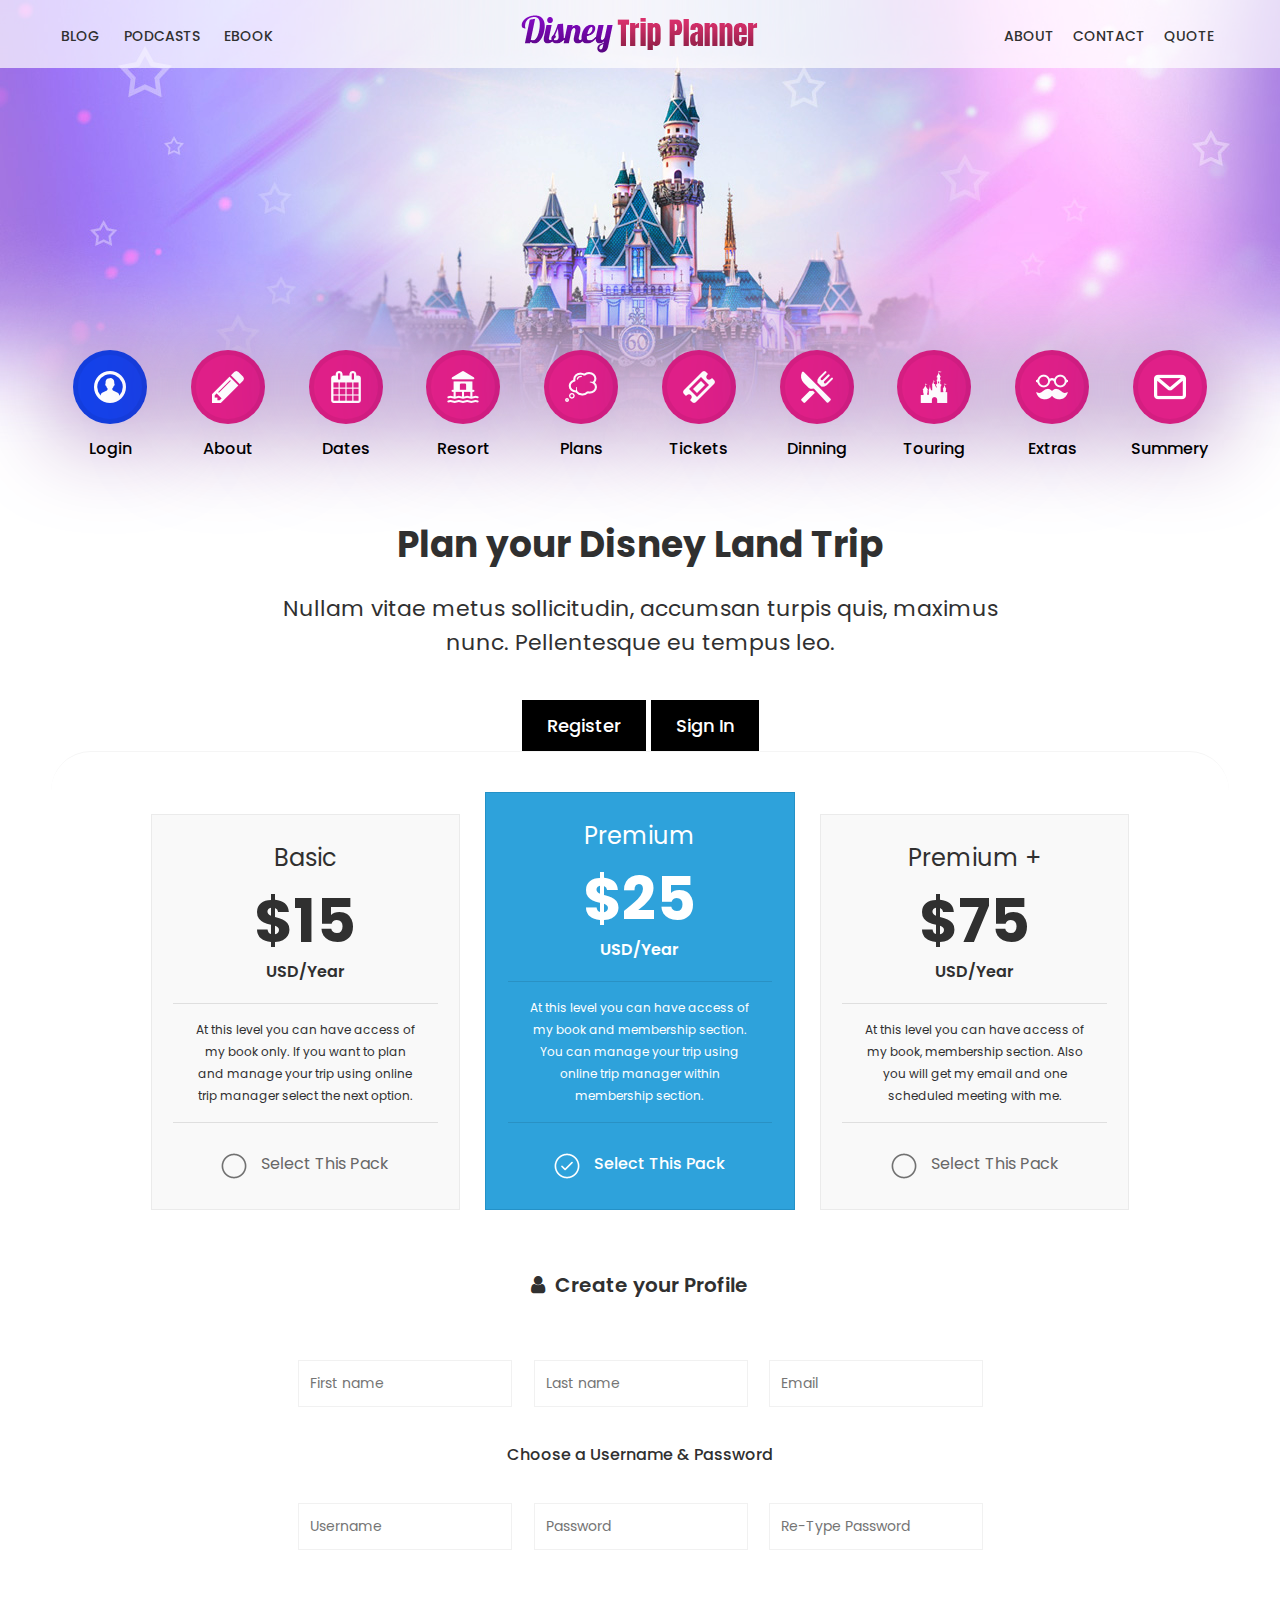
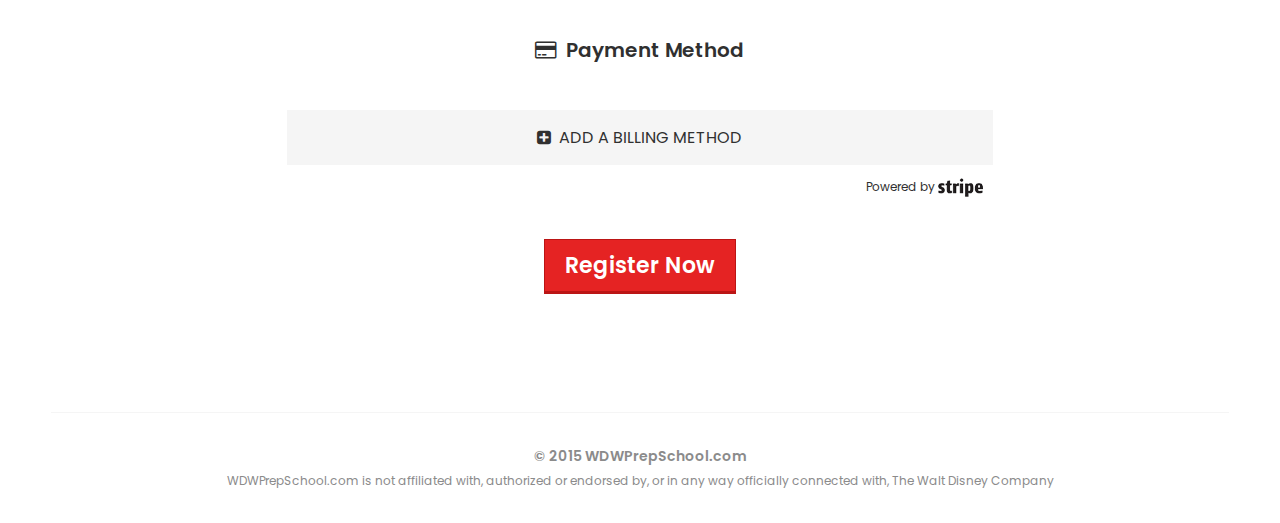
<file: index.html>
<!DOCTYPE html PUBLIC "-//W3C//DTD XHTML 1.0 Transitional//EN" "http://www.w3.org/TR/xhtml1/DTD/xhtml1-transitional.dtd">
<html xmlns="http://www.w3.org/1999/xhtml">
<head>
<meta http-equiv="Content-Type" content="text/html; charset=utf-8" />
<title>WDW Trip Planner</title>
<link rel="stylesheet" href="https://maxcdn.bootstrapcdn.com/font-awesome/4.4.0/css/font-awesome.min.css">
<link href="https://fonts.googleapis.com/css?family=Poppins:300,400,500,600,700" rel="stylesheet">
<link href='https://fonts.googleapis.com/css?family=Droid+Serif:400,700' rel='stylesheet' type='text/css'>
<link href="style.css" rel="stylesheet" type="text/css" />
</head>



<body>

<!----********************* NavBar *********************--->

<div class="navbar">
<div class="wrapper">

	<div class="rightNav">
		<ul>
		<li><a href="#">About</a></li>
		<li><a href="#">Contact</a></li>
		<li><a href="#">Quote</a></li>
		</ul>
	</div>

	<div class="midNav">
		<ul>
		<li><a href="#">Blog</a></li>
		<li><a href="#">Podcasts</a></li>
		<li><a href="#">Ebook</a></li>
		</ul>
	</div>
	
	<div class="mobileMenu"><i class="fa fa-bars"></i></div>
	
    <div class="logo"><a href="#"><img src="img/logo.png" alt="WDW" /></a></div>
    
	<div class="clear"></div>
</div>
</div> 
<!---- NavBar END !! ---->



<!---******************* Steps **********************--->

<div class="step-yellow">
<div class="wrapper">
	<ul>
		<li><a href="index.html"><span class="login loginOn">&nbsp;</span>Login</a></li>
		<li><a href="about.html"><span class="about">&nbsp;</span>About</a></li>
		<li><a href="dates.html"><span class="date">&nbsp;</span>Dates</a></li>
		<li><a href="resort.html"><span class="resort">&nbsp;</span>Resort</a></li>
		<li><a href="dailyplan.html"><span class="dailyplan">&nbsp;</span>Plans</a></li>
		<li><a href="tickets.html"><span class="ticket">&nbsp;</span>Tickets</a></li>
		<li><a href="dinning.html"><span class="dinning">&nbsp;</span>Dinning</a></li>
		<li><a href="touring.html"><span class="touring">&nbsp;</span>Touring</a></li>
		<li><a href="extras.html"><span class="extra">&nbsp;</span>Extras</a></li>
		<li><a href="summery.html"><span class="summary">&nbsp;</span>Summery</a></li>
		<div class="clear"></div>
	</ul>

</div>
</div><!--- Steps END !! --->





<!---------------- Banner text ---------------->

				<div class="bannerBox">
                <h1>Plan your Disney Land Trip</h1>
                <p>Nullam vitae metus sollicitudin, accumsan turpis quis, maximus nunc. Pellentesque eu tempus leo.</p>
                </div>

<!------ LOGIN ------>

<div class="wrapper">
<div class="signinBox">

<!---- Sign In / Register Box ---->
   
		<ul class="logintabs">
        
	    	<li class="labels">
        	<label class="active" for="tab1" id="label1">Register</label>
        	<label for="tab2" id="label2">Sign In</label>
	    	</li>
            
<!---- Register Box ---->
            
    		<li> 
		        <input type="radio" checked name="tabs" id="tab1">
		        <div id="tab-content1" class="tab-content">
                
			<ul class="packlist">
                        
				       	<li>
                        	<h2>Basic</h2>
                        	<h1>$15</h1>
                        	<span class="packPrice">USD/Year</span>
                        	<p>At this level you can have access of my book only. If you want to plan and manage your trip using online trip manager select the next option.</p>
                        	<input class="stylocheck" type="checkbox" id="stylo1"><label for="stylo1"> Select This Pack</label>
                        </li>
                        
                        <li class="bestBuy">
                        	<h2>Premium</h2>
                        	<h1>$25</h1>
                        	<span class="packPrice">USD/Year</span>
                        	<p>At this level you can have access of my book and membership section. You can manage your trip using online trip manager within membership section.</p>
                        	<input class="stylocheck" type="checkbox" checked="checked" id="stylo2"><label for="stylo2"> Select This Pack</label>
                        </li>
                        
                        <li>
                        	<h2>Premium +</h2>
                        	<h1>$75</h1>
                        	<span class="packPrice">USD/Year</span>
                        	<p>At this level you can have access of my book, membership section. Also you will get my email and one scheduled meeting with me.</p>
                        	<input class="stylocheck" type="checkbox" id="stylo3"><label for="stylo3"> Select This Pack</label>
                        </li>

			</ul>
            
            <div class="signinFrom">

    		        	<h2><i class="fa fa-user"></i>&nbsp; Create your Profile</h2>
                        
                        <br/>

            			<div class="wdw1o3"><div class="boxSpace"><input name="" type="text" placeholder="First name"/></div></div>
	    	        	<div class="wdw1o3"><div class="boxSpace"><input name="" type="text" placeholder="Last name"/></div></div>
    	        		<div class="wdw1o3"><div class="boxSpace"><input name="" type="email" placeholder="Email"/></div></div>
						<div class="clear"></div>
                        
                		<h3>Choose a Username & Password</h3>

            			<div class="wdw1o3"><div class="boxSpace"><input name="" type="text" placeholder="Username"/></div></div>
	    	        	<div class="wdw1o3"><div class="boxSpace"><input name="" type="password" placeholder="Password"/></div></div>
    	        		<div class="wdw1o3"><div class="boxSpace"><input name="" type="password" placeholder="Re-Type Password"/></div></div>
						<div class="clear"></div> 
						
                        <br/><br/>

						<h2><i class="fa fa-credit-card"></i>&nbsp; Payment Method</h2>
						
                        <br/>
                        
            			<div class="stripe_CTA"><i class="fa fa-plus-square"></i>&nbsp; Add a Billing Method</div>
          				<p>Powered by <img src="img/stripe.png" alt="stripe" /></p>
			
            			<div class="RedButton"><a href="#">Register Now</a></div>
					</div>
				</div>
		    </li>
			
<!---- Sign In Box ---->
            
    		<li>
            	<input type="radio" name="tabs" id="tab2">
		        <div id="tab-content2" class="tab-content">

	    		    <div class="loginFrom">
					<input class="wdwfull"  name="" type="text" placeholder="Username"/><br/>
					<input class="wdwfull" name="" type="password" placeholder="Password"/><br/>
					<input class="stylocheck" type="checkbox" id="stylo"><label for="stylo">Remember Me</label> <br/>
                    
					<div class="RedButton"><a href="#">Login to Start</a></div>
					</div>
     			</div>
		    </li>
        </ul> 

    
<div class="clear"></div>
</div>
</div>




<!----------- Footer -------------------->
<div class="wrapper">
<div class="footer">
<p class="copyright">&copy; 2015 WDWPrepSchool.com</p>
<p>WDWPrepSchool.com is not affiliated with, authorized or endorsed by, or in any way officially connected with, The Walt Disney Company</p>
</div>
</div>

<!----------- Footer END !! ----->


<!------------- loading dashboard on Page Load ---------------------->

<script>

window.onload=function(){
 if(document.getElementById('test')!=null||document.getElementById('now')!=""){ 
 document.getElementById('now').click();
 }
}

</script>

</body>
</html>
</file>
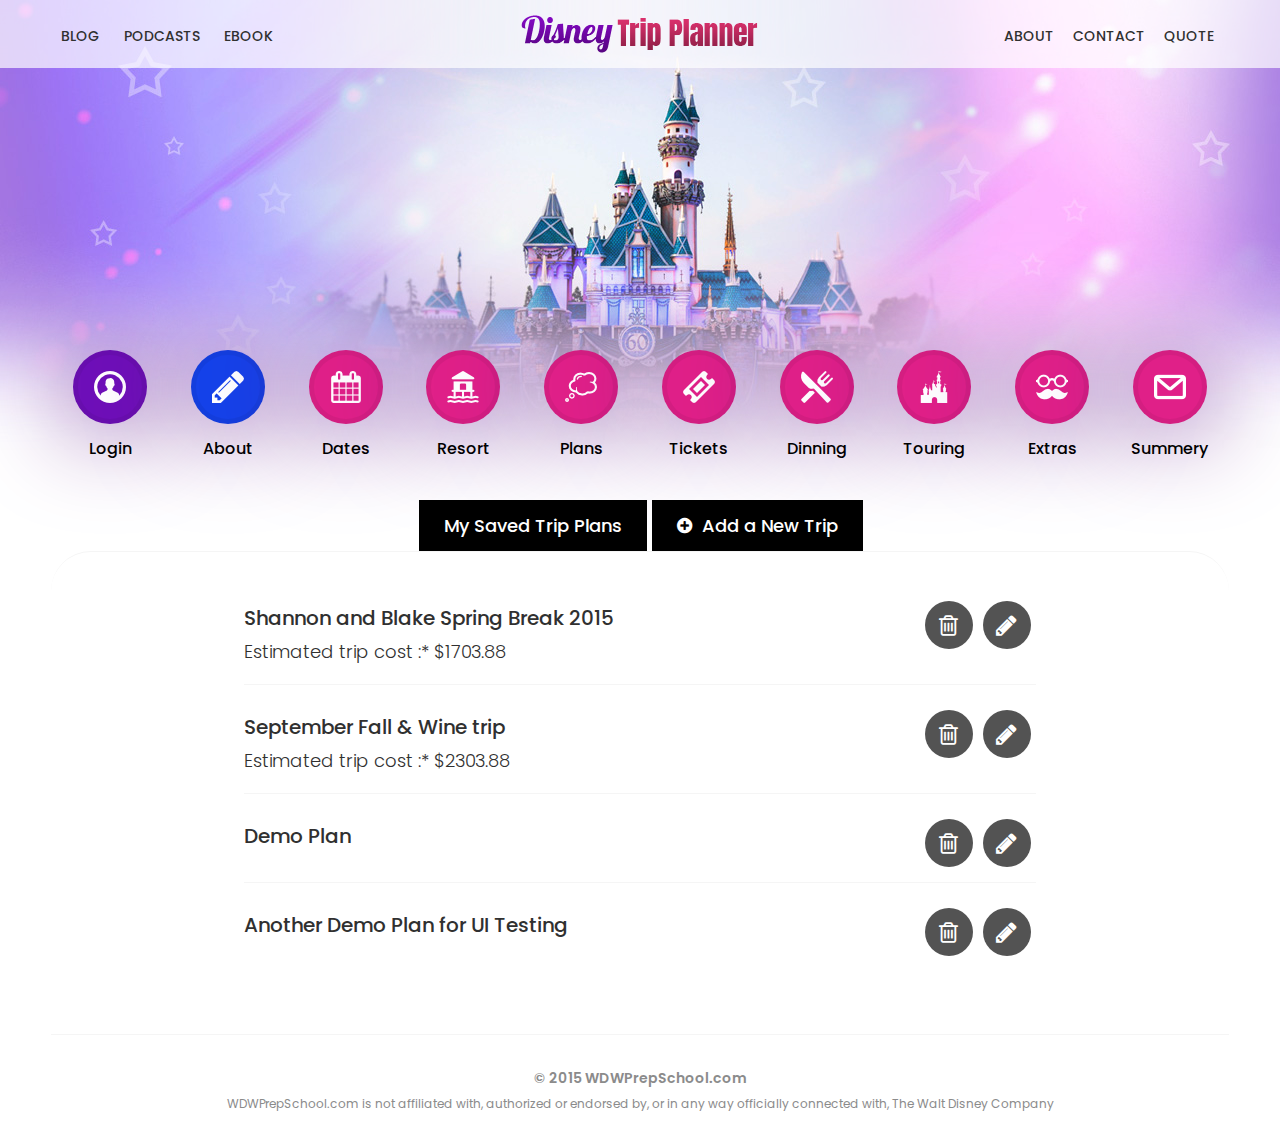
<file: about.html>
<!DOCTYPE html PUBLIC "-//W3C//DTD XHTML 1.0 Transitional//EN" "http://www.w3.org/TR/xhtml1/DTD/xhtml1-transitional.dtd">
<html xmlns="http://www.w3.org/1999/xhtml">
<head>
<meta http-equiv="Content-Type" content="text/html; charset=utf-8" />
<title>WDW Trip Planner</title>
<link rel="stylesheet" href="https://maxcdn.bootstrapcdn.com/font-awesome/4.4.0/css/font-awesome.min.css">
<link href="https://fonts.googleapis.com/css?family=Poppins:300,400,500,600,700" rel="stylesheet">
<link href='https://fonts.googleapis.com/css?family=Droid+Serif:400,700' rel='stylesheet' type='text/css'>
<link href="style.css" rel="stylesheet" type="text/css" />
</head>



<body>

<!----********************* NavBar *********************--->

<div class="navbar">
<div class="wrapper">

	<div class="rightNav">
		<ul>
		<li><a href="#">About</a></li>
		<li><a href="#">Contact</a></li>
		<li><a href="#">Quote</a></li>
		</ul>
	</div>

	<div class="midNav">
		<ul>
		<li><a href="#">Blog</a></li>
		<li><a href="#">Podcasts</a></li>
		<li><a href="#">Ebook</a></li>
		</ul>
	</div>
	
	<div class="mobileMenu"><i class="fa fa-bars"></i></div>
	
    <div class="logo"><a href="#"><img src="img/logo.png" alt="WDW" /></a></div>
    
	<div class="clear"></div>

</div>
</div> <!---- NavBar END !! ---->



<!---******************* Steps **********************--->

<div class="step-yellow">
<div class="wrapper">
	<ul>
		<li><a href="index.html"><span class="login loginAct">&nbsp;</span>Login</a></li>
		<li><a href="about.html"><span class="about aboutOn">&nbsp;</span>About</a></li>
		<li><a href="dates.html"><span class="date">&nbsp;</span>Dates</a></li>
		<li><a href="resort.html"><span class="resort">&nbsp;</span>Resort</a></li>
		<li><a href="dailyplan.html"><span class="dailyplan">&nbsp;</span>Plans</a></li>
		<li><a href="tickets.html"><span class="ticket">&nbsp;</span>Tickets</a></li>
		<li><a href="dinning.html"><span class="dinning">&nbsp;</span>Dinning</a></li>
		<li><a href="touring.html"><span class="touring">&nbsp;</span>Touring</a></li>
		<li><a href="extras.html"><span class="extra">&nbsp;</span>Extras</a></li>
		<li><a href="summery.html"><span class="summary">&nbsp;</span>Summery</a></li>
		<div class="clear"></div>
	</ul>

</div>
</div><!--- Steps END !! --->



<!---******************* About page **********************--->



<div class="wrapper">

<ul class="contentTabs">

    <li class="labels">
        <label for="tab1" id="label1">My Saved Trip Plans</label>
        <label for="tab2" id="label2"><i class="fa fa-plus-circle"></i>&nbsp; Add a New Trip</label>
    </li>
	
<!---- My Saved Trips ---->    
    
    <li>
        <input type="radio" checked name="tabs" id="tab1">
        <div id="tab-content1" class="tab-content">

			<ul class="wdwlist">

             <li>
             	<div class="iconBtn"><i class="fa fa-pencil"></i></div>
        		<div class="iconBtn"><i class="fa fa-trash-o"></i></div>
        		<h2>Shannon and Blake Spring Break 2015</h2>
                <p>Estimated trip cost :* $1703.88</p>
        		<div class="clear"></div>
        	</li>

            <li>
            	<div class="iconBtn"><i class="fa fa-pencil"></i></div>
        		<div class="iconBtn"><i class="fa fa-trash-o"></i></div>
        		<h2>September Fall & Wine trip</h2>
        		<p>Estimated trip cost :* $2303.88</p>
        		<div class="clear"></div>
        	</li>
 
            <li>
                <div class="iconBtn"><i class="fa fa-pencil"></i></div>
        		<div class="iconBtn"><i class="fa fa-trash-o"></i></div>
        		<h2>Demo Plan</h2>
        		<div class="clear"></div>
        	</li>

            <li>
                <div class="iconBtn"><i class="fa fa-pencil"></i></div>
        		<div class="iconBtn"><i class="fa fa-trash-o"></i></div>
        		<h2>Another Demo Plan for UI Testing</h2>
        		<div class="clear"></div>
        	</li>
            
        	</ul>
        </div>
	</li>

<!---- Add New Trips ---->

   		<li>
        <input type="radio" name="tabs" id="tab2">
        <div id="tab-content2" class="tab-content">

	          <div class="addNewTrip">

	          <div class="wdw1o2">
              <div class="boxSpace">
                <h2>Your Details</h2>
            	<input name="" type="text" placeholder="First name"/>
            	<input name="" type="text" placeholder="Last name"/><br/>
              </div>
              </div>

             <div class="wdw1o2">
             <div class="boxSpace">
            	<h2>Name of your Trip Plan</h2>
            	<input class="wdwfull" name="" type="email" placeholder="Trip Name"/><br/>
                <input class="stylocheck" type="checkbox" id="stylo4"><label for="stylo4"> Yes, please email me reminders about my trip.</label>
             </div>
			 </div>
             
             <div class="clear"></div>
             
             <div class="wdw1o3">
             <div class="boxSpace">
	             <h3>Ages</h3>
	             <input name="" type="text" placeholder="No. of Seniors"/>
	             <input name="" type="text" placeholder="No. of Adults"/>
	             <input name="" type="text" placeholder="No. of Children"/>
             </div>
             </div>          

             <div class="wdw1o3">
             <div class="boxSpace">
	             <h3>Budget</h3> 
                 <input class="stylocheck" type="checkbox" id="stylo5"><label for="stylo5">Low budget is high priority</label>
                 <input class="stylocheck" type="checkbox" id="stylo6"><label for="stylo6">Moderate budget</label>
                 <input class="stylocheck" type="checkbox" id="stylo7"><label for="stylo7">I want the best</label>    
             </div>
             </div>             

             <div class="wdw1o3">
             <div class="boxSpace">
	             <h3>Interests</h3>
                 <input class="stylocheck" type="checkbox" id="stylo8"><label for="stylo8">Princess events</label>
                 <input class="stylocheck" type="checkbox" id="stylo9"><label for="stylo9">Meeting characters</label>
                 <input class="stylocheck" type="checkbox" id="stylo10"><label for="stylo10">Pirate attractions</label>
             </div>
			 </div>
            
			<div class="clear"></div>
            
             <div class="RedButton"><a href="dates.html">Ready to Plan Dates</a></div>
			</div>

        </div>
        </li>

</ul> 
</div>

<!----------- Footer -------------------->
<div class="wrapper">
<div class="footer">
<p class="copyright">&copy; 2015 WDWPrepSchool.com</p>
<p>WDWPrepSchool.com is not affiliated with, authorized or endorsed by, or in any way officially connected with, The Walt Disney Company</p>
</div>
</div>
<!----------- Footer END !! ----->
</body>
</html>
</file>
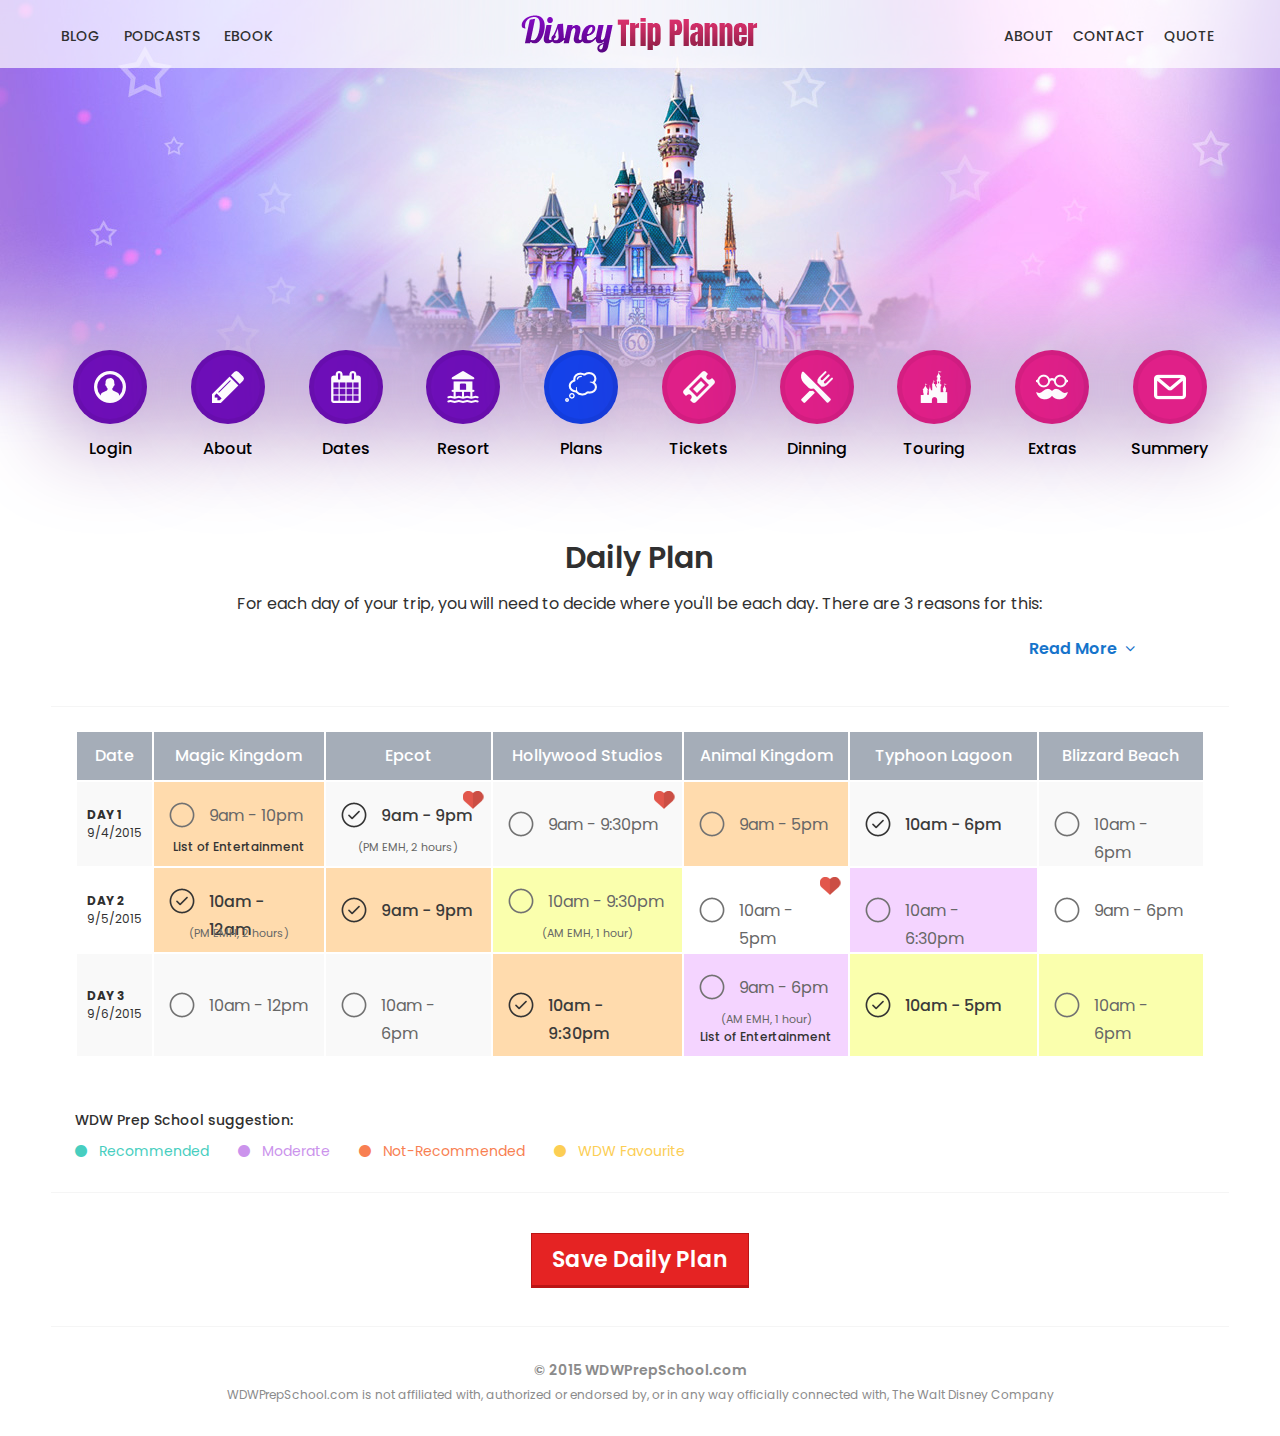
<file: dailyplan.html>
<!DOCTYPE html PUBLIC "-//W3C//DTD XHTML 1.0 Transitional//EN" "http://www.w3.org/TR/xhtml1/DTD/xhtml1-transitional.dtd">
<html xmlns="http://www.w3.org/1999/xhtml">
<head>
<meta http-equiv="Content-Type" content="text/html; charset=utf-8" />
<title>WDW Trip Planner</title>
<link rel="stylesheet" href="https://maxcdn.bootstrapcdn.com/font-awesome/4.4.0/css/font-awesome.min.css">
<link href="https://fonts.googleapis.com/css?family=Poppins:300,400,500,600,700" rel="stylesheet">
<link href='https://fonts.googleapis.com/css?family=Droid+Serif:400,700' rel='stylesheet' type='text/css'>
<link href="style.css" rel="stylesheet" type="text/css" />
</head>



<body>

<!----********************* NavBar *********************--->

<div class="navbar">
<div class="wrapper">

	<div class="rightNav">
		<ul>
		<li><a href="#">About</a></li>
		<li><a href="#">Contact</a></li>
		<li><a href="#">Quote</a></li>
		</ul>
	</div>

	<div class="midNav">
		<ul>
		<li><a href="#">Blog</a></li>
		<li><a href="#">Podcasts</a></li>
		<li><a href="#">Ebook</a></li>
		</ul>
	</div>
	
	<div class="mobileMenu"><i class="fa fa-bars"></i></div>
	
    <div class="logo"><a href="#"><img src="img/logo.png" alt="WDW" /></a></div>
    
	<div class="clear"></div>

</div>
</div> <!---- NavBar END !! ---->



<!---******************* Steps **********************--->

<div class="step-yellow">
<div class="wrapper">
	<ul>
		<li><a href="index.html"><span class="login loginAct">&nbsp;</span>Login</a></li>
		<li><a href="about.html"><span class="about aboutAct">&nbsp;</span>About</a></li>
		<li><a href="dates.html"><span class="date dateAct">&nbsp;</span>Dates</a></li>
		<li><a href="resort.html"><span class="resort resortAct">&nbsp;</span>Resort</a></li>
		<li><a href="dailyplan.html"><span class="dailyplan dailyplanOn">&nbsp;</span>Plans</a></li>
		<li><a href="tickets.html"><span class="ticket">&nbsp;</span>Tickets</a></li>
		<li><a href="dinning.html"><span class="dinning">&nbsp;</span>Dinning</a></li>
		<li><a href="touring.html"><span class="touring">&nbsp;</span>Touring</a></li>
		<li><a href="extras.html"><span class="extra">&nbsp;</span>Extras</a></li>
		<li><a href="summery.html"><span class="summary">&nbsp;</span>Summery</a></li>
		<div class="clear"></div>
	</ul>

</div>
</div><!--- Steps END !! --->


<!---******************* Daily Plan page **********************--->


<!--- Welcome Text with Toggle Section --->

<div class="wrapper">
	<div class="welcomeText">
    <h1>Daily Plan</h1>
    <p class="blurb">For each day of your trip, you will need to decide where you'll be each day. There are 3 reasons for this:</p>
<article>
<input type="checkbox" id="read_more" role="button" class="read">
<label for="read_more" onclick=""><span>Read More &nbsp;<i class="fa fa-angle-down"></i></span><span>Hide This &nbsp;<i class="fa fa-angle-up"></i></span></label>
<section>
<ol>
<li>To avoid going to the busiest places each day</li>
<li>To be able to plan your dining based on where you'll be and avoid too much running around to get to your next meal</li>
<li>If you're staying on-site, you can make FastPass+ reservations up to 60 days before your trip and you'll need to know which park you'll be in each day to do that</li>
</ol>

<br/>
<p class="blurb">Some choices for each day include:</p>

<ul>
<li>Magic Kingdom (I recommend visiting on 2 different days for trips that are focused on little ones and/or trips that are more than 4 days)</li>
<li>EPCOT</li>
<li>Animal Kingdom (can be a half day visit since it has less attractions than other parks and closes earlier than any other park)</li>
<li>Hollywood Studios</li>
<li>Typhoon Lagoon or Blizzard Beach (Disney water parks)</li>
<li>Rest day (at least 1 of these is highly recommended for all trips over 4 or 5 days)</li>
<li>Downtown Disney (won't take a whole day but can be combined with a half day of something else)</li>
</ul>

Now, how do you know which days to do what?

<h2>Extra Magic Hours</h2>

<p>You may recall that one of the "perks" that on-site guests get is the ability to use Extra Magic Hours which allow them early or late entry into the parks on some days.</p>

<p>Like many people, you might think "that sounds great! That'll help me decide which park to visit each day of my trip."</p>

<p>It's counter-intuitive but ... <strong>the parks that have Extra Magic Hours are actually the busiest parks of the day.</strong></p>

<p>Why? Because there are tens of thousands of people staying on-site and most of them will follow that plan. There are many factors that contribute to a park being the best choice each day, but a good general rule is that the day after a park has had Extra Magic Hours is a good day to visit that park.</p>

<p>Below, you'll see the park hours for each day of your trip and suggested parks for each day. Decide what you'll do each day of your trip and enter it in your trip plan on the right side of the screen.</p>


</section>
</article>
</div>
</div>

<!--- Main Page Content --->

<div class="wrapper">
<div class="pageContent">

<div class="dailyPlanTable">
<table>
<thead>
<tr>
<th>Date</th>
<th>Magic Kingdom</th>
<th>Epcot</th>
<th>Hollywood Studios</th>
<th>Animal Kingdom</th>
<th>Typhoon Lagoon</th>
<th>Blizzard Beach</th>
</tr>
</thead>
<tbody>

<tr>
<td><strong>DAY 1</strong><br>9/4/2015</td>
<td class="no"><input class="stylocheck" type="checkbox" id="dp1"><label for="dp1">9am - 10pm</label> <br/> <a class="ent-link" href="#">List of Entertainment</a> </td>
<td class="yes fav"><input class="stylocheck" type="checkbox" checked="checked" id="dp2"><label for="dp2">9am - 9pm</label><span class="tinyText">(PM EMH, 2 hours)</span></td>
<td class="yes fav"><input class="stylocheck" type="checkbox" id="dp3"><label for="dp3">9am - 9:30pm</label></td>
<td class="no"><input class="stylocheck" type="checkbox" id="dp4"><label for="dp4">9am - 5pm</label></td>
<td><input class="stylocheck" type="checkbox" checked="checked" id="dp5"><label for="dp5">10am - 6pm</label></td>
<td><input class="stylocheck" type="checkbox" id="dp6"><label for="dp6">10am - 6pm</label></td>
</tr>

<tr>
<td><strong>DAY 2</strong><br>9/5/2015</td>
<td class="no"><input class="stylocheck" type="checkbox" checked="checked" id="dp7"><label for="dp7">10am - 12am</label><span class="tinyText">(PM EMH, 2 hours)</span></td>
<td class="no"><input class="stylocheck" type="checkbox" checked="checked" id="dp8"><label for="dp8">9am - 9pm</label></td>
<td class="yes"><input class="stylocheck" type="checkbox" id="dp9"><label for="dp9">10am - 9:30pm</label><span class="tinyText">(AM EMH, 1 hour)</span></td>
<td class="yes fav"><input class="stylocheck" type="checkbox" id="dp10"><label for="dp10">10am - 5pm</label></td>
<td class="maybe"><input class="stylocheck" type="checkbox" id="dp11"><label for="dp11">10am - 6:30pm</label></td>
<td><input class="stylocheck" type="checkbox" id="dp12"><label for="dp12">9am - 6pm</label></td>
</tr>

<tr>
<td><strong>DAY 3</strong><br>9/6/2015</td>
<td><input class="stylocheck" type="checkbox" id="dp13"><label for="dp13">10am - 12pm</label></td>
<td><input class="stylocheck" type="checkbox" id="dp14"><label for="dp14">10am - 6pm</label></td>
<td class="no"><input class="stylocheck" type="checkbox" checked="checked" id="dp15"><label for="dp15">10am - 9:30pm</label></td>
<td class="maybe"><input class="stylocheck" type="checkbox" id="dp16"><label for="dp16">9am - 6pm</label><span class="tinyText">(AM EMH, 1 hour)</span><a class="ent-link" href="#">List of Entertainment</a></td>
<td class="yes"><input class="stylocheck" type="checkbox" checked="checked" id="dp17"><label for="dp17">10am - 5pm</label></td>
<td class="yes"><input class="stylocheck" type="checkbox" id="dp18"><label for="dp18">10am - 6pm</label></td>
</tr>

</tbody>
</table>
</div>

<div class="legends">
<h2>WDW Prep School suggestion:</h2>
<ul>
<li class="yes"><i class="fa fa-circle"></i> &nbsp; Recommended</li>
<li class="maybe"><i class="fa fa-circle"></i> &nbsp; Moderate</li>
<li class="no"><i class="fa fa-circle"></i> &nbsp; Not-Recommended</li>
<li class="favo"><i class="fa fa-circle"></i> &nbsp; WDW Favourite</li>
</ul>
</div>


<hr/>
<div class="RedButton"><a href="dates.html">Save Daily Plan</a></div>

</div>
</div>





<!----------- Footer -------------------->
<div class="wrapper">
<div class="footer">
<p class="copyright">&copy; 2015 WDWPrepSchool.com</p>
<p>WDWPrepSchool.com is not affiliated with, authorized or endorsed by, or in any way officially connected with, The Walt Disney Company</p>
</div>
</div>

<!----------- Footer END !! ----->

</body>
</html>
</file>
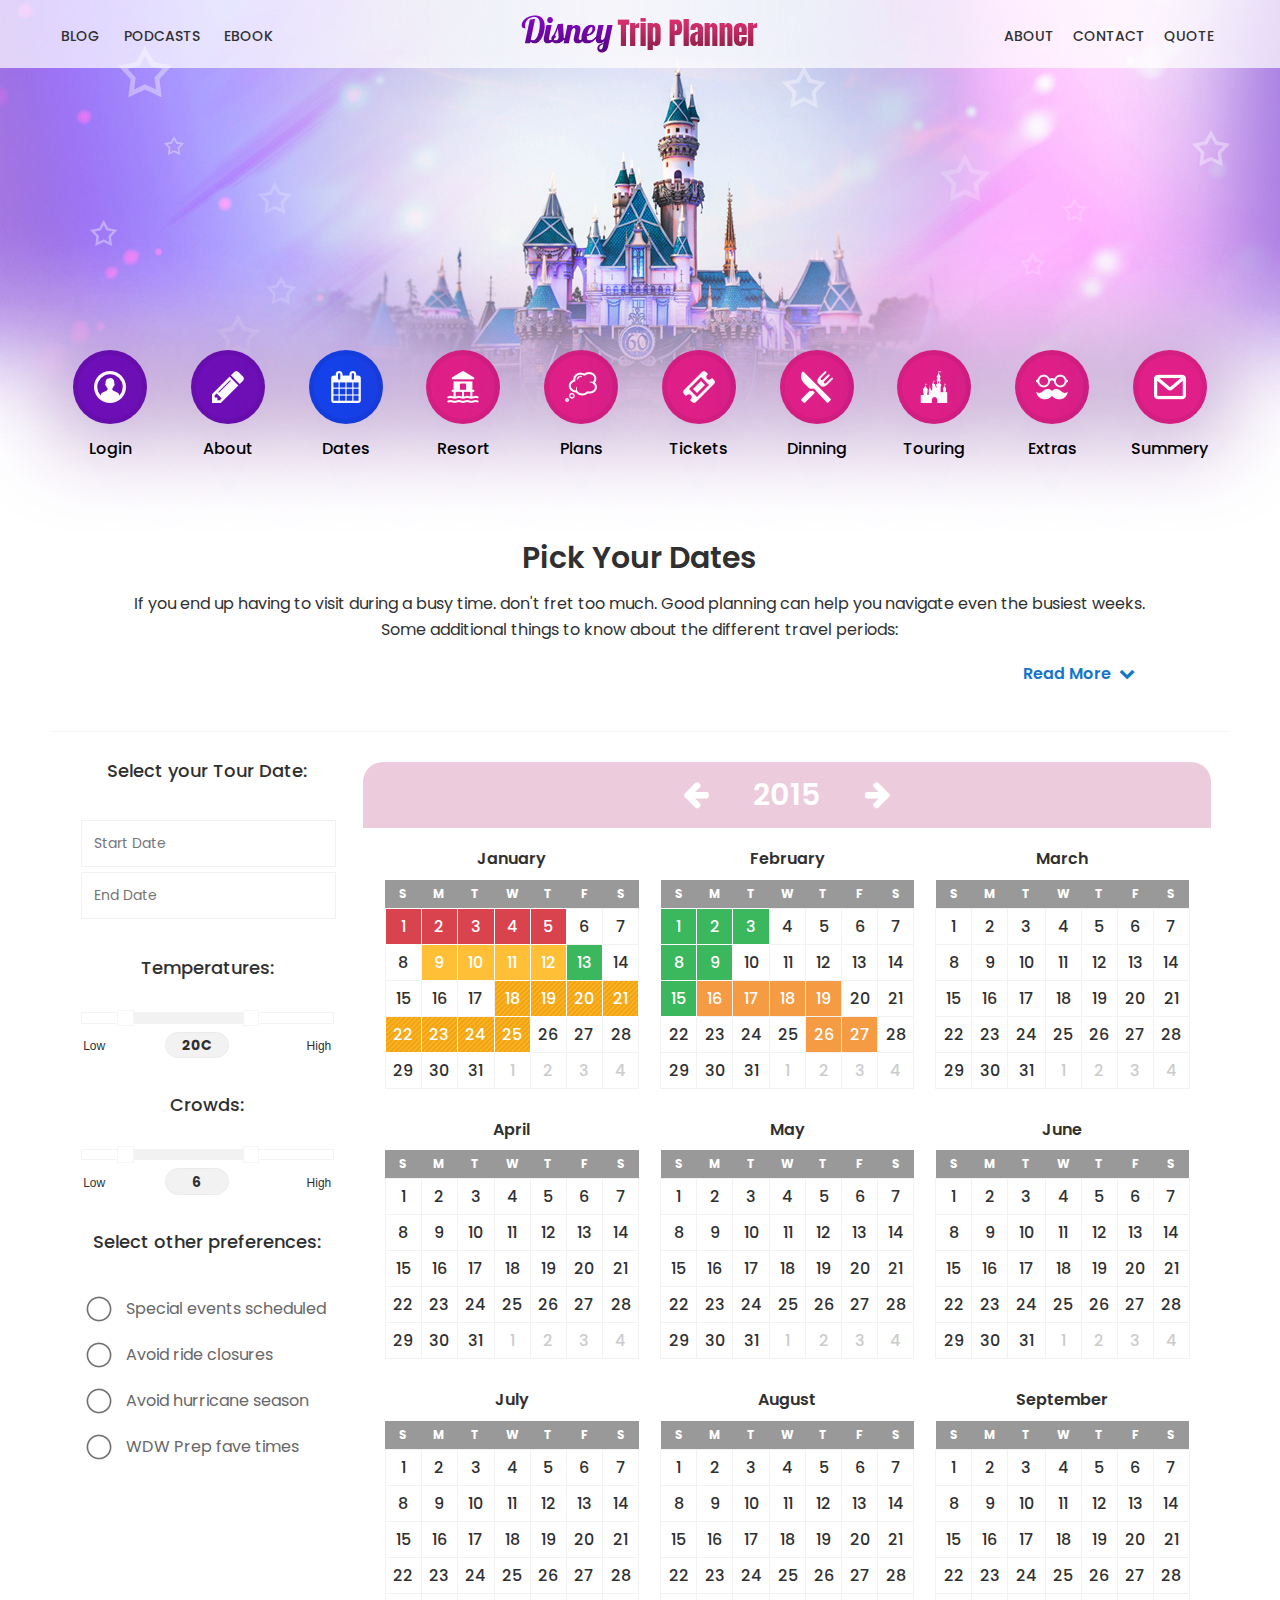
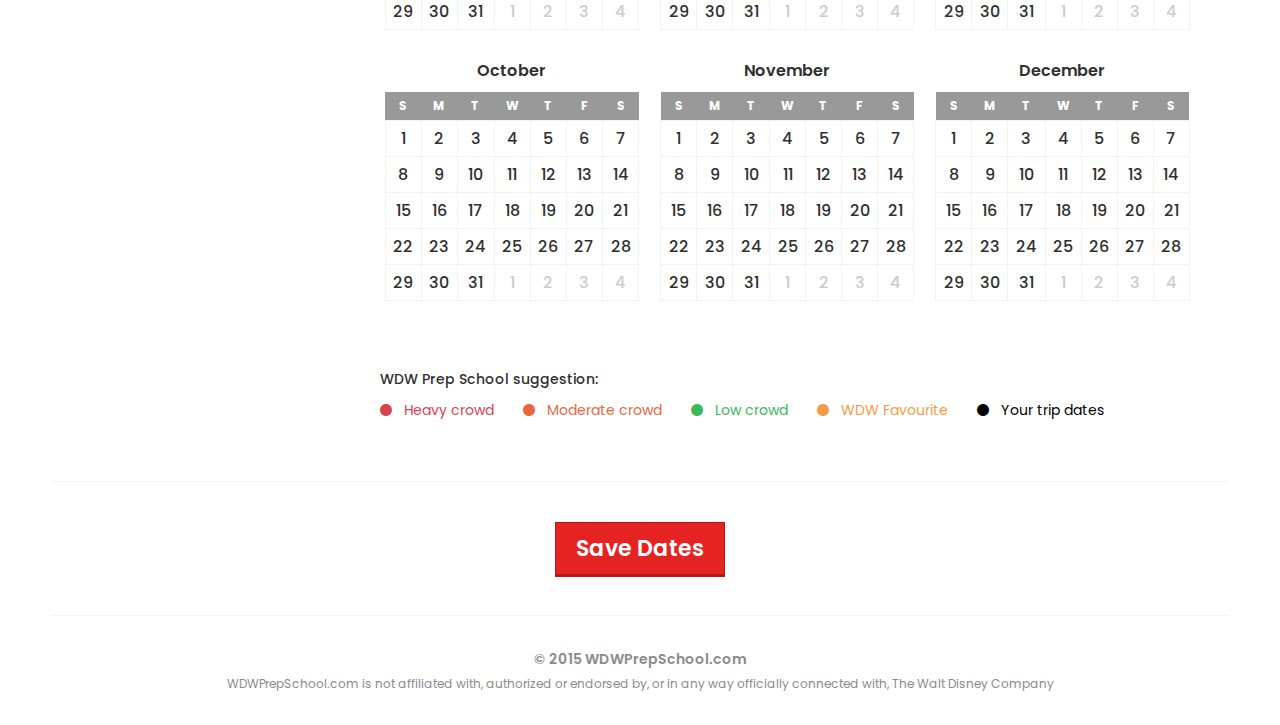
<file: dates.html>
<!DOCTYPE html PUBLIC "-//W3C//DTD XHTML 1.0 Transitional//EN" "http://www.w3.org/TR/xhtml1/DTD/xhtml1-transitional.dtd">
<html xmlns="http://www.w3.org/1999/xhtml">
<head>
<meta http-equiv="Content-Type" content="text/html; charset=utf-8" />
<title>WDW Trip Planner</title>
<link rel="stylesheet" href="https://maxcdn.bootstrapcdn.com/font-awesome/4.4.0/css/font-awesome.min.css">
<link href="https://fonts.googleapis.com/css?family=Poppins:300,400,500,600,700" rel="stylesheet">
<link href='https://fonts.googleapis.com/css?family=Droid+Serif:400,700' rel='stylesheet' type='text/css'>
<link href="style.css" rel="stylesheet" type="text/css" />
</head>



<body>

<!----********************* NavBar *********************--->

<div class="navbar">
<div class="wrapper">

	<div class="rightNav">
		<ul>
		<li><a href="#">About</a></li>
		<li><a href="#">Contact</a></li>
		<li><a href="#">Quote</a></li>
		</ul>
	</div>

	<div class="midNav">
		<ul>
		<li><a href="#">Blog</a></li>
		<li><a href="#">Podcasts</a></li>
		<li><a href="#">Ebook</a></li>
		</ul>
	</div>
	
	<div class="mobileMenu"><i class="fa fa-bars"></i></div>
	
    <div class="logo"><a href="#"><img src="img/logo.png" alt="WDW" /></a></div>
    
	<div class="clear"></div>

</div>
</div> <!---- NavBar END !! ---->



<!---******************* Steps **********************--->

<div class="step-yellow">
<div class="wrapper">
	<ul>
		<li><a href="index.html"><span class="login loginAct">&nbsp;</span>Login</a></li>
		<li><a href="about.html"><span class="about aboutAct">&nbsp;</span>About</a></li>
		<li><a href="dates.html"><span class="date dateOn">&nbsp;</span>Dates</a></li>
		<li><a href="resort.html"><span class="resort">&nbsp;</span>Resort</a></li>
		<li><a href="dailyplan.html"><span class="dailyplan">&nbsp;</span>Plans</a></li>
		<li><a href="tickets.html"><span class="ticket">&nbsp;</span>Tickets</a></li>
		<li><a href="dinning.html"><span class="dinning">&nbsp;</span>Dinning</a></li>
		<li><a href="touring.html"><span class="touring">&nbsp;</span>Touring</a></li>
		<li><a href="extras.html"><span class="extra">&nbsp;</span>Extras</a></li>
		<li><a href="summery.html"><span class="summary">&nbsp;</span>Summery</a></li>
		<div class="clear"></div>
	</ul>

</div>
</div><!--- Steps END !! --->



<!---******************* Dates page **********************--->

<!--- Welcome Text with Toggle Section --->

<div class="wrapper">
	<div class="welcomeText">
    <h1>Pick Your Dates</h1>
    <p class="blurb">If you end up having to visit during a busy time. don't fret too much. Good planning can help you navigate even the busiest weeks. Some additional things to know about the different travel periods:</p>
    <article>
<input type="checkbox" id="read_more" role="button" class="read">
<label for="read_more" onclick=""><span>Read More &nbsp;<i class="fa fa-chevron-down" aria-hidden="true"></i></span><span>Hide This &nbsp;<i class="fa fa-chevron-up" aria-hidden="true"></i></span></label>
<section>


<ul>
<li>During the less busy times, Disney is more likely to dose down attractions for refurbishment.</li>
<li>Less busy periods often have much shorter hours than busy times.</li>
<li>Less busy times of year sometimes have temporary spikes in crowds due to special events like marathons.</li>
<li>During the more busy times, there is more entertainment scheduled. For example, Fantasmic at Hollywood Studios may only be scheduled a couple of times a week during slower times.</li>
</ul>
</section>
</article>

	</div>
</div>
<!--- Main Page Content --->

<div class="wrapper">
<div class="pageContent">

<!--- Filters --->
	<div class="wdw1o4">
    <div class="searchFilters">
    
    <h3>Select your Tour Date:</h3>
    <br/>
    <input name="" type="text" placeholder="Start Date"/>
    <input name="" type="text" placeholder="End Date" />
	
    <br/>
    <h3>Temperatures:</h3>
    <br/>
        <div class="range" id="slider"></div>
        <div class="leftMark">Low</div>
        <div class="midMark">20C</div>
        <div class="rightMark">High</div>
        <div class="clear"></div>
    <br/>
    <h3>Crowds:</h3>
    <br/>
        <div class="range" id="slider1"></div>
        <div class="leftMark">Low</div>
        <div class="midMark">6</div>
        <div class="rightMark">High</div>
        <div class="clear"></div>
       
        <br/>
        <h3>Select other preferences:</h3>
        <br/>
        
        <input class="stylocheck" type="checkbox" id="stylo11"><label for="stylo11">Special events scheduled</label>
        <input class="stylocheck" type="checkbox" id="stylo12"><label for="stylo12">Avoid ride closures</label>
        <input class="stylocheck" type="checkbox" id="stylo13"><label for="stylo13">Avoid hurricane season</label>
        <input class="stylocheck" type="checkbox" id="stylo14"><label for="stylo14">WDW Prep fave times</label>
        
	</div>
    </div>

<!--- Search Result --->
	<div class="wdw3o4">
    <div class="searchResult">
    
    <div class="dateCalendar">
    
    <div class="year">
    <ul>
    <li><a href="#"><i class="fa fa-arrow-left"></i></a></li>
    <li>2015</li>
    <li><a href="#"><i class="fa fa-arrow-right"></i></a></li>
    </ul>
    
    </div>
    
    <div class="month">
    <p>January</p>
    <table>
    	<thead><tr><th>S</th><th>M</th><th>T</th><th>W</th><th>T</th><th>F</th><th>S</th></tr></thead>
        <tbody>
		<tr><td class="red">1</td><td class="red">2</td><td class="red">3</td><td class="red">4</td><td class="red">5</td><td>6</td><td>7</td></tr>
        <tr><td>8</td><td class="orange">9</td><td class="orange">10</td><td class="orange">11</td><td class="orange">12</td><td class="green">13</td><td>14</td></tr>
        <tr><td>15</td><td>16</td><td>17</td><td class="orange tripDates">18</td><td class="orange tripDates">19</td><td class="orange tripDates">20</td><td class="orange tripDates">21</td></tr>
        <tr><td class="orange tripDates">22</td><td class="orange tripDates">23</td><td class="orange tripDates">24</td><td class="orange tripDates">25</td><td>26</td><td>27</td><td>28</td></tr>
        <tr><td>29</td><td>30</td><td>31</td><td class="noDate">1</td><td class="noDate">2</td><td class="noDate">3</td><td class="noDate">4</td></tr>
        </tbody>
    </table>
    </div>
    
    <div class="month">
    <p>February</p>
    <table>
    	<thead><tr><th>S</th><th>M</th><th>T</th><th>W</th><th>T</th><th>F</th><th>S</th></tr></thead>
        <tbody>
		<tr><td class="green">1</td><td class="green">2</td><td class="green">3</td><td>4</td><td>5</td><td>6</td><td>7</td></tr>
        <tr><td class="green">8</td><td class="green">9</td><td>10</td><td>11</td><td>12</td><td>13</td><td>14</td></tr>
        <tr><td class="green">15</td><td class="wdw">16</td><td class="wdw">17</td><td class="wdw">18</td><td class="wdw">19</td><td>20</td><td>21</td></tr>
        <tr><td>22</td><td>23</td><td>24</td><td>25</td><td class="wdw">26</td><td class="wdw">27</td><td>28</td></tr>
        <tr><td>29</td><td>30</td><td>31</td><td class="noDate">1</td><td class="noDate">2</td><td class="noDate">3</td><td class="noDate">4</td></tr>
        </tbody>
    </table>
    </div>
    
    <div class="month">
    <p>March</p>
    <table>
    	<thead><tr><th>S</th><th>M</th><th>T</th><th>W</th><th>T</th><th>F</th><th>S</th></tr></thead>
        <tbody>
		<tr><td>1</td><td>2</td><td>3</td><td>4</td><td>5</td><td>6</td><td>7</td></tr>
        <tr><td>8</td><td>9</td><td>10</td><td>11</td><td>12</td><td>13</td><td>14</td></tr>
        <tr><td>15</td><td>16</td><td>17</td><td>18</td><td>19</td><td>20</td><td>21</td></tr>
        <tr><td>22</td><td>23</td><td>24</td><td>25</td><td>26</td><td>27</td><td>28</td></tr>
        <tr><td>29</td><td>30</td><td>31</td><td class="noDate">1</td><td class="noDate">2</td><td class="noDate">3</td><td class="noDate">4</td></tr>
        </tbody>
    </table>
    </div>
    
    <div class="month">
    <p>April</p>
    <table>
    	<thead><tr><th>S</th><th>M</th><th>T</th><th>W</th><th>T</th><th>F</th><th>S</th></tr></thead>
        <tbody>
		<tr><td>1</td><td>2</td><td>3</td><td>4</td><td>5</td><td>6</td><td>7</td></tr>
        <tr><td>8</td><td>9</td><td>10</td><td>11</td><td>12</td><td>13</td><td>14</td></tr>
        <tr><td>15</td><td>16</td><td>17</td><td>18</td><td>19</td><td>20</td><td>21</td></tr>
        <tr><td>22</td><td>23</td><td>24</td><td>25</td><td>26</td><td>27</td><td>28</td></tr>
        <tr><td>29</td><td>30</td><td>31</td><td class="noDate">1</td><td class="noDate">2</td><td class="noDate">3</td><td class="noDate">4</td></tr>
        </tbody>
    </table>
    </div>
    
    <div class="month">
    <p>May</p>
    <table>
    	<thead><tr><th>S</th><th>M</th><th>T</th><th>W</th><th>T</th><th>F</th><th>S</th></tr></thead>
        <tbody>
		<tr><td>1</td><td>2</td><td>3</td><td>4</td><td>5</td><td>6</td><td>7</td></tr>
        <tr><td>8</td><td>9</td><td>10</td><td>11</td><td>12</td><td>13</td><td>14</td></tr>
        <tr><td>15</td><td>16</td><td>17</td><td>18</td><td>19</td><td>20</td><td>21</td></tr>
        <tr><td>22</td><td>23</td><td>24</td><td>25</td><td>26</td><td>27</td><td>28</td></tr>
        <tr><td>29</td><td>30</td><td>31</td><td class="noDate">1</td><td class="noDate">2</td><td class="noDate">3</td><td class="noDate">4</td></tr>
        </tbody>
    </table>
    </div>
    
    <div class="month">
    <p>June</p>
    <table>
    	<thead><tr><th>S</th><th>M</th><th>T</th><th>W</th><th>T</th><th>F</th><th>S</th></tr></thead>
        <tbody>
		<tr><td>1</td><td>2</td><td>3</td><td>4</td><td>5</td><td>6</td><td>7</td></tr>
        <tr><td>8</td><td>9</td><td>10</td><td>11</td><td>12</td><td>13</td><td>14</td></tr>
        <tr><td>15</td><td>16</td><td>17</td><td>18</td><td>19</td><td>20</td><td>21</td></tr>
        <tr><td>22</td><td>23</td><td>24</td><td>25</td><td>26</td><td>27</td><td>28</td></tr>
        <tr><td>29</td><td>30</td><td>31</td><td class="noDate">1</td><td class="noDate">2</td><td class="noDate">3</td><td class="noDate">4</td></tr>
        </tbody>
    </table>
    </div>
    
    <div class="month">
    <p>July</p>
    <table>
    	<thead><tr><th>S</th><th>M</th><th>T</th><th>W</th><th>T</th><th>F</th><th>S</th></tr></thead>
        <tbody>
		<tr><td>1</td><td>2</td><td>3</td><td>4</td><td>5</td><td>6</td><td>7</td></tr>
        <tr><td>8</td><td>9</td><td>10</td><td>11</td><td>12</td><td>13</td><td>14</td></tr>
        <tr><td>15</td><td>16</td><td>17</td><td>18</td><td>19</td><td>20</td><td>21</td></tr>
        <tr><td>22</td><td>23</td><td>24</td><td>25</td><td>26</td><td>27</td><td>28</td></tr>
        <tr><td>29</td><td>30</td><td>31</td><td class="noDate">1</td><td class="noDate">2</td><td class="noDate">3</td><td class="noDate">4</td></tr>
        </tbody>
    </table>
    </div>
    
    <div class="month">
    <p>August</p>
    <table>
    	<thead><tr><th>S</th><th>M</th><th>T</th><th>W</th><th>T</th><th>F</th><th>S</th></tr></thead>
        <tbody>
		<tr><td>1</td><td>2</td><td>3</td><td>4</td><td>5</td><td>6</td><td>7</td></tr>
        <tr><td>8</td><td>9</td><td>10</td><td>11</td><td>12</td><td>13</td><td>14</td></tr>
        <tr><td>15</td><td>16</td><td>17</td><td>18</td><td>19</td><td>20</td><td>21</td></tr>
        <tr><td>22</td><td>23</td><td>24</td><td>25</td><td>26</td><td>27</td><td>28</td></tr>
        <tr><td>29</td><td>30</td><td>31</td><td class="noDate">1</td><td class="noDate">2</td><td class="noDate">3</td><td class="noDate">4</td></tr>
        </tbody>
    </table>
    </div>
    
    <div class="month">
    <p>September</p>
    <table>
    	<thead><tr><th>S</th><th>M</th><th>T</th><th>W</th><th>T</th><th>F</th><th>S</th></tr></thead>
        <tbody>
		<tr><td>1</td><td>2</td><td>3</td><td>4</td><td>5</td><td>6</td><td>7</td></tr>
        <tr><td>8</td><td>9</td><td>10</td><td>11</td><td>12</td><td>13</td><td>14</td></tr>
        <tr><td>15</td><td>16</td><td>17</td><td>18</td><td>19</td><td>20</td><td>21</td></tr>
        <tr><td>22</td><td>23</td><td>24</td><td>25</td><td>26</td><td>27</td><td>28</td></tr>
        <tr><td>29</td><td>30</td><td>31</td><td class="noDate">1</td><td class="noDate">2</td><td class="noDate">3</td><td class="noDate">4</td></tr>
        </tbody>
    </table>
    </div>
    
    <div class="month">
    <p>October</p>
    <table>
    	<thead><tr><th>S</th><th>M</th><th>T</th><th>W</th><th>T</th><th>F</th><th>S</th></tr></thead>
        <tbody>
		<tr><td>1</td><td>2</td><td>3</td><td>4</td><td>5</td><td>6</td><td>7</td></tr>
        <tr><td>8</td><td>9</td><td>10</td><td>11</td><td>12</td><td>13</td><td>14</td></tr>
        <tr><td>15</td><td>16</td><td>17</td><td>18</td><td>19</td><td>20</td><td>21</td></tr>
        <tr><td>22</td><td>23</td><td>24</td><td>25</td><td>26</td><td>27</td><td>28</td></tr>
        <tr><td>29</td><td>30</td><td>31</td><td class="noDate">1</td><td class="noDate">2</td><td class="noDate">3</td><td class="noDate">4</td></tr>
        </tbody>
    </table>
    </div>
    
    <div class="month">
    <p>November</p>
    <table>
    	<thead><tr><th>S</th><th>M</th><th>T</th><th>W</th><th>T</th><th>F</th><th>S</th></tr></thead>
        <tbody>
		<tr><td>1</td><td>2</td><td>3</td><td>4</td><td>5</td><td>6</td><td>7</td></tr>
        <tr><td>8</td><td>9</td><td>10</td><td>11</td><td>12</td><td>13</td><td>14</td></tr>
        <tr><td>15</td><td>16</td><td>17</td><td>18</td><td>19</td><td>20</td><td>21</td></tr>
        <tr><td>22</td><td>23</td><td>24</td><td>25</td><td>26</td><td>27</td><td>28</td></tr>
        <tr><td>29</td><td>30</td><td>31</td><td class="noDate">1</td><td class="noDate">2</td><td class="noDate">3</td><td class="noDate">4</td></tr>
        </tbody>
    </table>
    </div>
    
    <div class="month">
    <p>December</p>
    <table>
    	<thead><tr><th>S</th><th>M</th><th>T</th><th>W</th><th>T</th><th>F</th><th>S</th></tr></thead>
        <tbody>
		<tr><td>1</td><td>2</td><td>3</td><td>4</td><td>5</td><td>6</td><td>7</td></tr>
        <tr><td>8</td><td>9</td><td>10</td><td>11</td><td>12</td><td>13</td><td>14</td></tr>
        <tr><td>15</td><td>16</td><td>17</td><td>18</td><td>19</td><td>20</td><td>21</td></tr>
        <tr><td>22</td><td>23</td><td>24</td><td>25</td><td>26</td><td>27</td><td>28</td></tr>
        <tr><td>29</td><td>30</td><td>31</td><td class="noDate">1</td><td class="noDate">2</td><td class="noDate">3</td><td class="noDate">4</td></tr>
        </tbody>
    </table>
    </div>
    
    <div class="clear"></div>
    </div><!--- Calendar END !!!!--->
    
    
	<div class="legends">
	<h2>WDW Prep School suggestion:</h2>
	<ul>
	<li class="high"><i class="fa fa-circle"></i> &nbsp; Heavy crowd</li>
	<li class="mid"><i class="fa fa-circle"></i> &nbsp; Moderate crowd</li>
	<li class="low"><i class="fa fa-circle"></i> &nbsp; Low crowd</li>
	<li class="wdwfav"><i class="fa fa-circle"></i> &nbsp; WDW Favourite</li>
    <li class="tripDateSelect"><i class="fa fa-circle"></i> &nbsp; Your trip dates</li>
	</ul>
	</div>
    
    </div>
    </div><!--- Search Result END !!!!--->
    
	<div class="clear"></div>


<hr/>
<div class="RedButton"><a href="dates.html">Save Dates</a></div>


</div>
</div>





<!----------- Footer -------------------->
<div class="wrapper">
<div class="footer">
<p class="copyright">&copy; 2015 WDWPrepSchool.com</p>
<p>WDWPrepSchool.com is not affiliated with, authorized or endorsed by, or in any way officially connected with, The Walt Disney Company</p>
</div>
</div>

<!----------- Footer END !! ----->

<script src="js/jquery.js"></script>
<script src="js/jquery-ui.js"></script>
<script>

$( "#accordion" ).accordion();



var availableTags = [
	"ActionScript",
	"AppleScript",
	"Asp",
	"BASIC",
	"C",
	"C++",
	"Clojure",
	"COBOL",
	"ColdFusion",
	"Erlang",
	"Fortran",
	"Groovy",
	"Haskell",
	"Java",
	"JavaScript",
	"Lisp",
	"Perl",
	"PHP",
	"Python",
	"Ruby",
	"Scala",
	"Scheme"
];
$( "#autocomplete" ).autocomplete({
	source: availableTags
});



$( "#button" ).button();
$( "#radioset" ).buttonset();



$( "#tabs" ).tabs();



$( "#dialog" ).dialog({
	autoOpen: false,
	width: 400,
	buttons: [
		{
			text: "Ok",
			click: function() {
				$( this ).dialog( "close" );
			}
		},
		{
			text: "Cancel",
			click: function() {
				$( this ).dialog( "close" );
			}
		}
	]
});

// Link to open the dialog
$( "#dialog-link" ).click(function( event ) {
	$( "#dialog" ).dialog( "open" );
	event.preventDefault();
});



$( "#datepicker" ).datepicker({
	inline: true
});



$( "#slider" ).slider({
	range: true,
	values: [ 17, 67 ]
});
$( "#slider1" ).slider({
	range: true,
	values: [ 17, 67 ]
});



$( "#progressbar" ).progressbar({
	value: 20
});



$( "#spinner" ).spinner();



$( "#menu" ).menu();



$( "#tooltip" ).tooltip();



$( "#selectmenu" ).selectmenu();
$( "#selectmenu2" ).selectmenu();
$( "#selectmenu3" ).selectmenu();

// Hover states on the static widgets
$( "#dialog-link, #icons li" ).hover(
	function() {
		$( this ).addClass( "ui-state-hover" );
	},
	function() {
		$( this ).removeClass( "ui-state-hover" );
	}
);
</script>
</body>
</html>
</file>
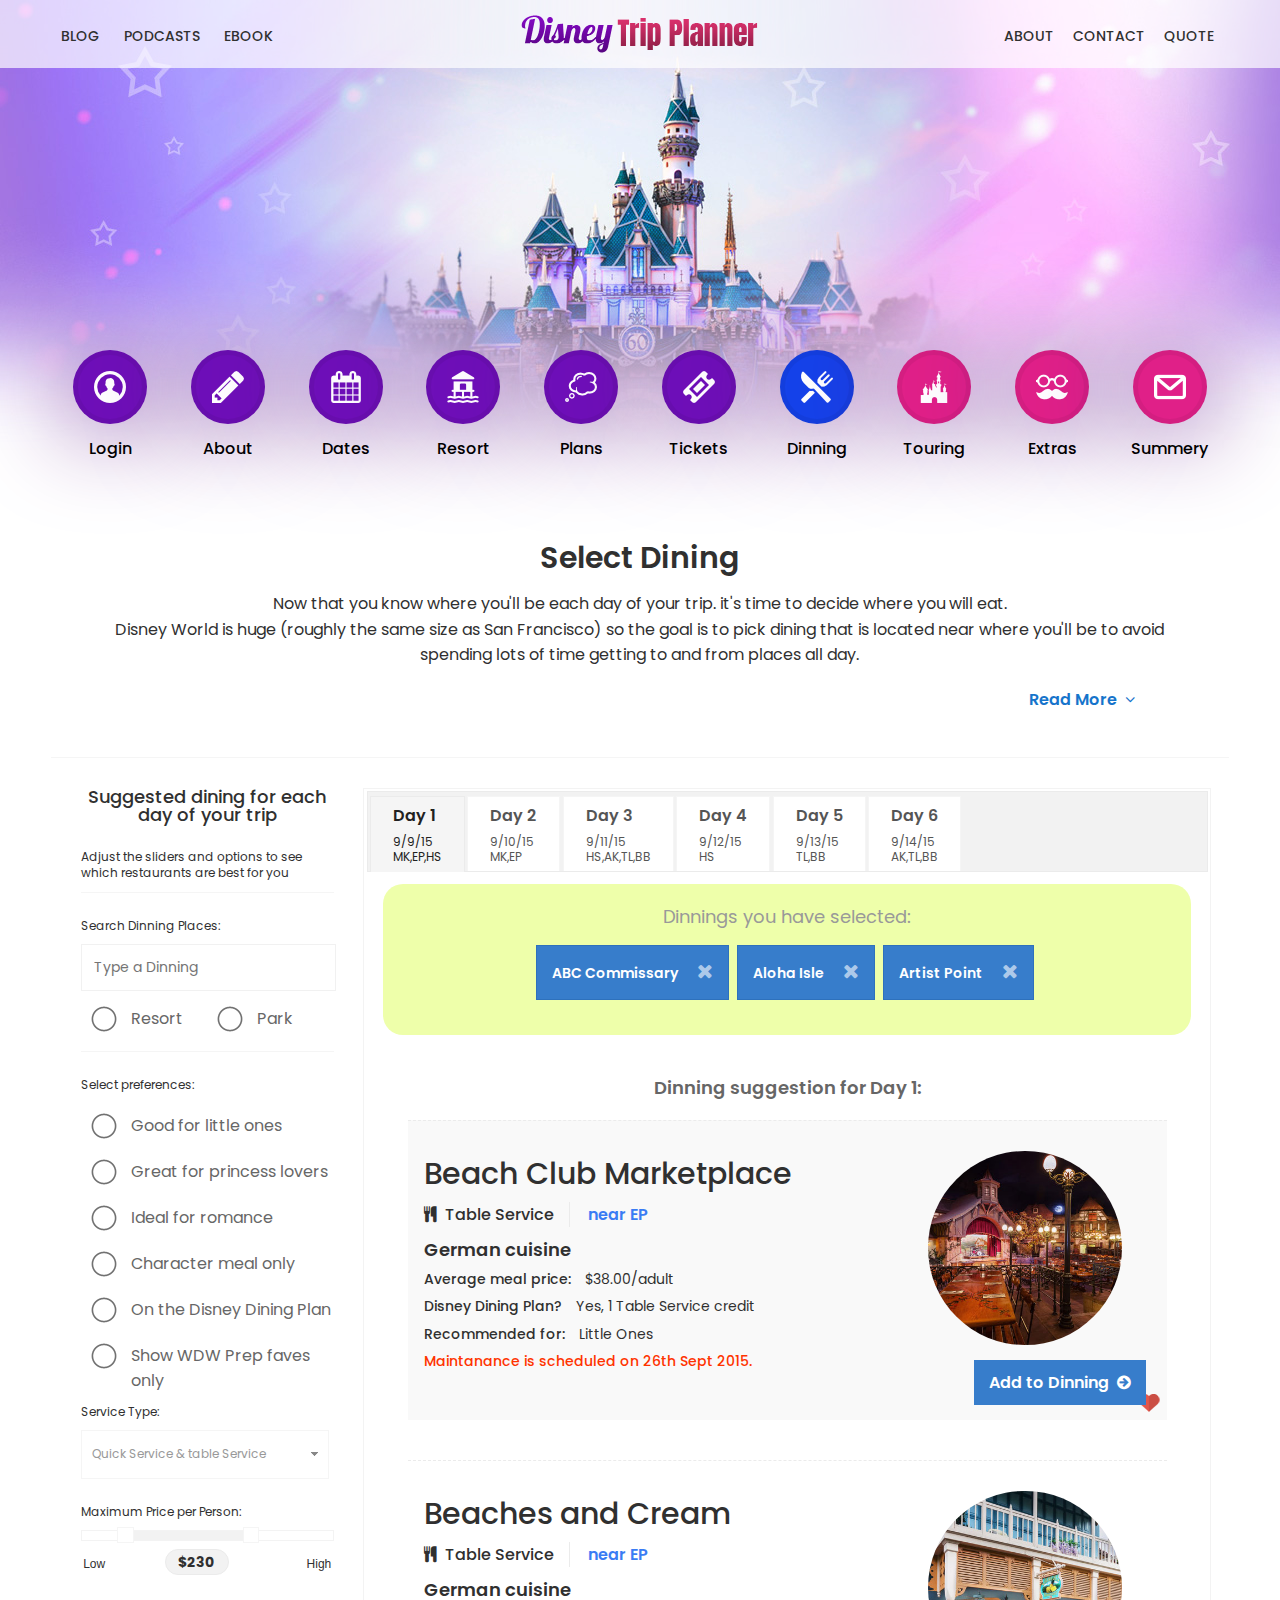
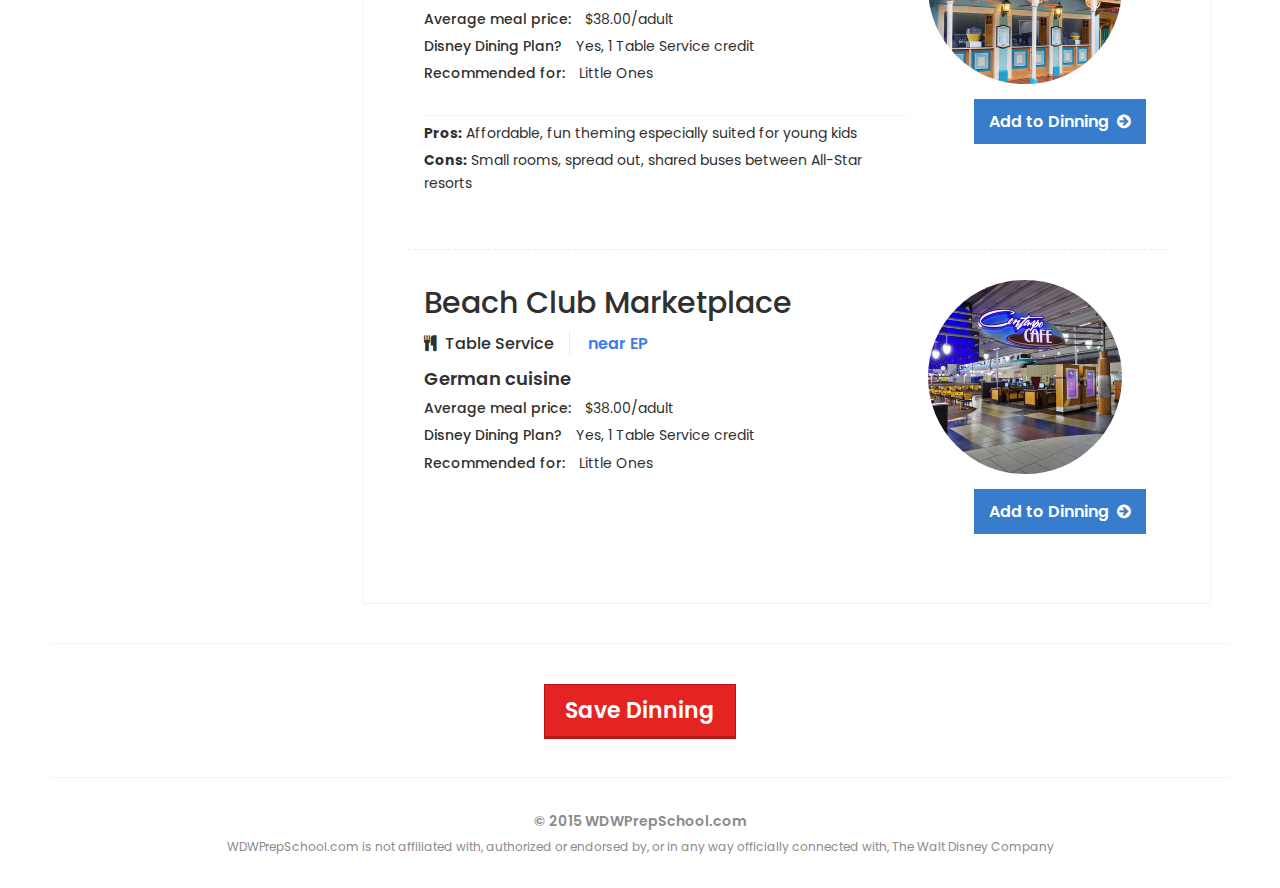
<file: dinning.html>
<!DOCTYPE html PUBLIC "-//W3C//DTD XHTML 1.0 Transitional//EN" "http://www.w3.org/TR/xhtml1/DTD/xhtml1-transitional.dtd">
<html xmlns="http://www.w3.org/1999/xhtml">
<head>
<meta http-equiv="Content-Type" content="text/html; charset=utf-8" />
<title>WDW Trip Planner</title>
<link rel="stylesheet" href="https://maxcdn.bootstrapcdn.com/font-awesome/4.4.0/css/font-awesome.min.css">
<link href="https://fonts.googleapis.com/css?family=Poppins:300,400,500,600,700" rel="stylesheet">
<link href='https://fonts.googleapis.com/css?family=Droid+Serif:400,700' rel='stylesheet' type='text/css'>
<link href="style.css" rel="stylesheet" type="text/css" />
</head>



<body>

<!----********************* NavBar *********************--->

<div class="navbar">
<div class="wrapper">

	<div class="rightNav">
		<ul>
		<li><a href="#">About</a></li>
		<li><a href="#">Contact</a></li>
		<li><a href="#">Quote</a></li>
		</ul>
	</div>

	<div class="midNav">
		<ul>
		<li><a href="#">Blog</a></li>
		<li><a href="#">Podcasts</a></li>
		<li><a href="#">Ebook</a></li>
		</ul>
	</div>
	
	<div class="mobileMenu"><i class="fa fa-bars"></i></div>
	
    <div class="logo"><a href="#"><img src="img/logo.png" alt="WDW" /></a></div>
    
	<div class="clear"></div>

</div>
</div> <!---- NavBar END !! ---->



<!---******************* Steps **********************--->

<div class="step-yellow">
<div class="wrapper">
	<ul>
		<li><a href="index.html"><span class="login loginAct">&nbsp;</span>Login</a></li>
		<li><a href="about.html"><span class="about aboutAct">&nbsp;</span>About</a></li>
		<li><a href="dates.html"><span class="date dateAct">&nbsp;</span>Dates</a></li>
		<li><a href="resort.html"><span class="resort resortAct">&nbsp;</span>Resort</a></li>
		<li><a href="dailyplan.html"><span class="dailyplan dailyplanAct">&nbsp;</span>Plans</a></li>
		<li><a href="tickets.html"><span class="ticket ticketAct">&nbsp;</span>Tickets</a></li>
		<li><a href="dinning.html"><span class="dinning dinningOn">&nbsp;</span>Dinning</a></li>
		<li><a href="touring.html"><span class="touring">&nbsp;</span>Touring</a></li>
		<li><a href="extras.html"><span class="extra">&nbsp;</span>Extras</a></li>
		<li><a href="summery.html"><span class="summary">&nbsp;</span>Summery</a></li>
		<div class="clear"></div>
	</ul>

</div>
</div><!--- Steps END !! --->


<!---******************* Dinning page **********************--->


<!--- Welcome Text with Toggle Section --->

<div class="wrapper">
	<div class="welcomeText">
    <h1>Select Dining</h1>
    <p class="blurb">Now that you know where you'll be each day of your trip. it's time to decide where you will eat.</p>
	<p class="blurb">Disney World is huge (roughly the same size as San Francisco) so the goal is to pick dining that is located near where you'll be to avoid spending lots of time getting to and from places all day.</p>
    <article>
<input type="checkbox" id="read_more" role="button" class="read">
<label for="read_more" onclick=""><span>Read More &nbsp;<i class="fa fa-angle-down"></i></span><span>Hide This &nbsp;<i class="fa fa-angle-up"></i></span></label>
<section>
<p>There are 2 types of restaurants at Disney World: Quick Service and Table Service.</p>
<p><strong>Quick Service restaurants</strong> are like fast food places — you order at a counter and then find a table to eat at. No reservations needed.</p>
<p>I do recommend showing up before or after the rush times for meals to avoid long lines at Quick Service restaurants. Our family likes to have a very light breakfast. eat lunch at 11 and dinner around 4 or 5 to avoid lots of crowds.</p>
<p><strong>Table Service restaurants</strong> are sit-down eating establishments that require reservations which Disney calls Advanced Dining Reservations (ADRs).</p>
<p>Having a reservation doesn't guarantee you'll eat at your reservation time: it just means you can check in at that time (or a few minutes before) and will be seated as soon as possible.</p>
<p>Advanced Dining Reservations open up 180 days before your trip begins. For the most popular restaurants. it is necessary to wake up early and make reservations right when they open.</p>
<p>You can make reservations online or by phone but the website allows you to book an hour earlier (6 a.m. EST) than the phones do (7 a.m. EST).</p>
<p>Since your trip will begin on March 15, 2014, your dining reservations can be made on September 16, 2013.</p>
<p><strong>Disney Dining Plan.</strong> Those people who book a package to stay on site can add a pre-paid dining option to their package if they want. The Disney Dining Plan allows you to pay for dining credits before your trip so that you don't have to worry about the cost of food when you're on your vacation. </p>
<p>People who tend to like the Disney Dining Plan:</p>
<ul>
<li>Travelers who want an all-inclusive feel to their trip without having to worry about how much money they're spending.</li>
<li>People who get the Disney Dining Plan for free as part of a Free Dining promotion (often offered in the fall).</li>
</ul>
<p>People who tend to not like the Disney Dining Plan:</p>
<ul>
<li>Those who are on a strict budget who can eat cheaper than the cost of the Disney Dining Plan</li>
<li>People who want more flexibility in their dining and don't want to worry about making sure they're using their credits</li>
</ul>
<p>Now that you know the basics. where should you eat?</p>
<p>Based on what you wrote down for your daily plan. see my suggestions for dining below. You can also use the filters to find other places to eat. </p>
<h2>Recommendations for you</h2>
<p>Based on your interests and the people in your group. these are some options I'd recommend:</p>
<ul>
<li>Cinderella's Royal Table</li>
<li>Chef Mickey's</li>
<li>1900 Park Fare</li>
</ul>
</section>
</article>
</div>
</div>

<!--- Main Page Content --->

<div class="wrapper">
<div class="pageContent">

<!--- Filters --->
	<div class="wdw1o4">
    <div class="searchFilters">
	<h3>Suggested dining for each day of your trip</h3>
    <p>Adjust the sliders and options to see which restaurants are best for you</p>
    <hr/>
 		
        <p>Search Dinning Places:</p>
        <input type="text" placeholder="Type a Dinning">
        
        <div class="wdw1o2"><label><input class="stylocheck" type="checkbox" id="din2"><label for="din2">Resort</label></div>
        <div class="wdw1o2"><label><input class="stylocheck" type="checkbox" id="din3"><label for="din3">Park</label></div>
        <div class="clear"></div>

        <hr/>
        
        <p>Select preferences:</p>
        <label><input class="stylocheck" type="checkbox" id="din2"><label for="din2">Good for little ones</label>
        <label><input class="stylocheck" type="checkbox" id="din2"><label for="din2">Great for princess lovers</label>
        <label><input class="stylocheck" type="checkbox" id="din2"><label for="din2">Ideal for romance</label>
        <label><input class="stylocheck" type="checkbox" id="din2"><label for="din2">Character meal only</label>
        <label><input class="stylocheck" type="checkbox" id="din2"><label for="din2">On the Disney Dining Plan</label>
        <label><input class="stylocheck" type="checkbox" id="din2"><label for="din2">Show WDW Prep faves only</label>
            
         <p>Service Type:</p>
        <select class="wdwfull" id="selectmenu">
			<option>Slower</option>
			<option>Slow</option>
			<option selected="selected">Quick Service & table Service</option>
			<option>Fast</option>
			<option>Faster</option>
		</select>   
                
        <p>Maximum Price per Person:</p>
        <div class="range" id="slider1"></div>
        <div class="leftMark">Low</div>
        <div class="midMark">$230</div>
        <div class="rightMark">High</div>
        <div class="clear"></div>

        
	</div>
    </div>

<!--- Search Result --->
	<div class="wdw3o4">
    <div class="searchResult">
    
    <div id="tabs">
		<ul>
		<li><a href="#tabs-1"><div class="dayTabs"><h2>Day 1</h2>9/9/15<br/>MK,EP,HS</div></a></li>
		<li><a href="#tabs-2"><div class="dayTabs"><h2>Day 2</h2>9/10/15<br/>MK,EP</div></a></li>
		<li><a href="#tabs-3"><div class="dayTabs"><h2>Day 3</h2>9/11/15<br/>HS,AK,TL,BB</div></a></li>
        <li><a href="#tabs-4"><div class="dayTabs"><h2>Day 4</h2>9/12/15<br/>HS</div></a></li>
        <li><a href="#tabs-5"><div class="dayTabs"><h2>Day 5</h2>9/13/15<br/>TL,BB</div></a></li>
        <li><a href="#tabs-6"><div class="dayTabs"><h2>Day 6</h2>9/14/15<br/>AK,TL,BB</div></a></li>
		</ul>
    
	<div id="tabs-1">
    
    <div class="choiceTagArea">
    <h2>Dinnings you have selected:</h2>
    <div class="choiceTags">ABC Commissary &nbsp; <i class="fa fa-times"></i></div>
    <div class="choiceTags">Aloha Isle &nbsp; <i class="fa fa-times"></i></div>
    <div class="choiceTags">Artist Point &nbsp; <i class="fa fa-times"></i></div>
    </div>
    
    <h3>Dinning suggestion for Day 1:</h3>
    
    <div class="resortThumb fav">

    	<div class="wdw2o3">
	
    		<h1>Beach Club Marketplace</h1>
    		<ul>
            <li><i class="fa fa-cutlery"></i>&nbsp; Table Service</li>
    		<li><span class="site">near EP</span></li>
    		</ul>
    		
            <h2>German cuisine</h2>
            
            <p><span class="dinnerTags">Average meal price:</span> $38.00/adult</p>
            <p><span class="dinnerTags">Disney Dining Plan?</span> Yes, 1 Table Service credit</p>
            <p><span class="dinnerTags">Recommended for:</span> Little Ones</p>
    		<p class="warningNote">Maintanance is scheduled on 26th Sept 2015.</p>
    
    	</div>
    
    	<div class="wdw1o3">
        <img src="images/biergarten-restaurant-gallery00.jpg" />
        </div>
        
        <div class="iconBtnRed">Add to Dinning &nbsp;<i class="fa fa-arrow-circle-right"></i></div>
                
        <div class="clear"></div>
    
    </div>
    
    <div class="resortThumb">

    	<div class="wdw2o3">
	
    		<h1>Beaches and Cream</h1>
    		<ul>
            <li><i class="fa fa-cutlery"></i>&nbsp; Table Service</li>
    		<li><span class="site">near EP</span></li>
    		</ul>
    		
            <h2>German cuisine</h2>
            
            <p><span class="dinnerTags">Average meal price:</span> $38.00/adult</p>
            <p><span class="dinnerTags">Disney Dining Plan?</span> Yes, 1 Table Service credit</p>
            <p><span class="dinnerTags">Recommended for:</span> Little Ones</p>
            
            <br/>
            <hr/>
            
    		<p><strong>Pros:</strong> Affordable, fun theming especially suited for young kids</p>
			<p><strong>Cons:</strong> Small rooms, spread out, shared buses between All-Star resorts</p>
    
    	</div>
    
    	<div class="wdw1o3">
        <img src="images/aloha-isle-gallery01.jpg" />
        </div>
        
        <div class="iconBtnRed">Add to Dinning &nbsp;<i class="fa fa-arrow-circle-right"></i></div>
                
        <div class="clear"></div>
    
    </div>
    
    <div class="resortThumb">

    	<div class="wdw2o3">
	
    		<h1>Beach Club Marketplace</h1>
    		<ul>
            <li><i class="fa fa-cutlery"></i>&nbsp; Table Service</li>
    		<li><span class="site">near EP</span></li>
    		</ul>
    		
            <h2>German cuisine</h2>
            
            <p><span class="dinnerTags">Average meal price:</span> $38.00/adult</p>
            <p><span class="dinnerTags">Disney Dining Plan?</span> Yes, 1 Table Service credit</p>
            <p><span class="dinnerTags">Recommended for:</span> Little Ones</p>
    
    	</div>
    
    	<div class="wdw1o3">
        <img src="images/contempo-cafe-00.jpg" />
        </div>
        
        <div class="iconBtnRed">Add to Dinning &nbsp;<i class="fa fa-arrow-circle-right"></i></div>
                
        <div class="clear"></div>
    
    </div>
    
    
    </div> 
    <div id="tabs-2">No data Available.</div>
	<div id="tabs-3">No data Available.</div>
    <div id="tabs-4">No data Available.</div>
    <div id="tabs-5">No data Available.</div>
    <div id="tabs-6">No data Available.</div>
	</div>

    <div class="clear"></div>
    </div>
    </div>
    
<div class="clear"></div>

<hr/>
<div class="RedButton"><a href="#">Save Dinning</a></div>

</div>
</div>





<!----------- Footer -------------------->
<div class="wrapper">
<div class="footer">
<p class="copyright">&copy; 2015 WDWPrepSchool.com</p>
<p>WDWPrepSchool.com is not affiliated with, authorized or endorsed by, or in any way officially connected with, The Walt Disney Company</p>
</div>
</div>

<!----------- Footer END !! ----->

<script src="js/jquery.js"></script>
<script src="js/jquery-ui.js"></script>
<script>

$( "#accordion" ).accordion();



var availableTags = [
	"ActionScript",
	"AppleScript",
	"Asp",
	"BASIC",
	"C",
	"C++",
	"Clojure",
	"COBOL",
	"ColdFusion",
	"Erlang",
	"Fortran",
	"Groovy",
	"Haskell",
	"Java",
	"JavaScript",
	"Lisp",
	"Perl",
	"PHP",
	"Python",
	"Ruby",
	"Scala",
	"Scheme"
];
$( "#autocomplete" ).autocomplete({
	source: availableTags
});



$( "#button" ).button();
$( "#radioset" ).buttonset();



$( "#tabs" ).tabs();



$( "#dialog" ).dialog({
	autoOpen: false,
	width: 400,
	buttons: [
		{
			text: "Ok",
			click: function() {
				$( this ).dialog( "close" );
			}
		},
		{
			text: "Cancel",
			click: function() {
				$( this ).dialog( "close" );
			}
		}
	]
});

// Link to open the dialog
$( "#dialog-link" ).click(function( event ) {
	$( "#dialog" ).dialog( "open" );
	event.preventDefault();
});



$( "#datepicker" ).datepicker({
	inline: true
});



$( "#slider" ).slider({
	range: true,
	values: [ 17, 67 ]
});
$( "#slider1" ).slider({
	range: true,
	values: [ 17, 67 ]
});



$( "#progressbar" ).progressbar({
	value: 20
});



$( "#spinner" ).spinner();



$( "#menu" ).menu();



$( "#tooltip" ).tooltip();



$( "#selectmenu" ).selectmenu();
$( "#selectmenu2" ).selectmenu();
$( "#selectmenu3" ).selectmenu();

// Hover states on the static widgets
$( "#dialog-link, #icons li" ).hover(
	function() {
		$( this ).addClass( "ui-state-hover" );
	},
	function() {
		$( this ).removeClass( "ui-state-hover" );
	}
);
</script>
</body>
</html>
</file>
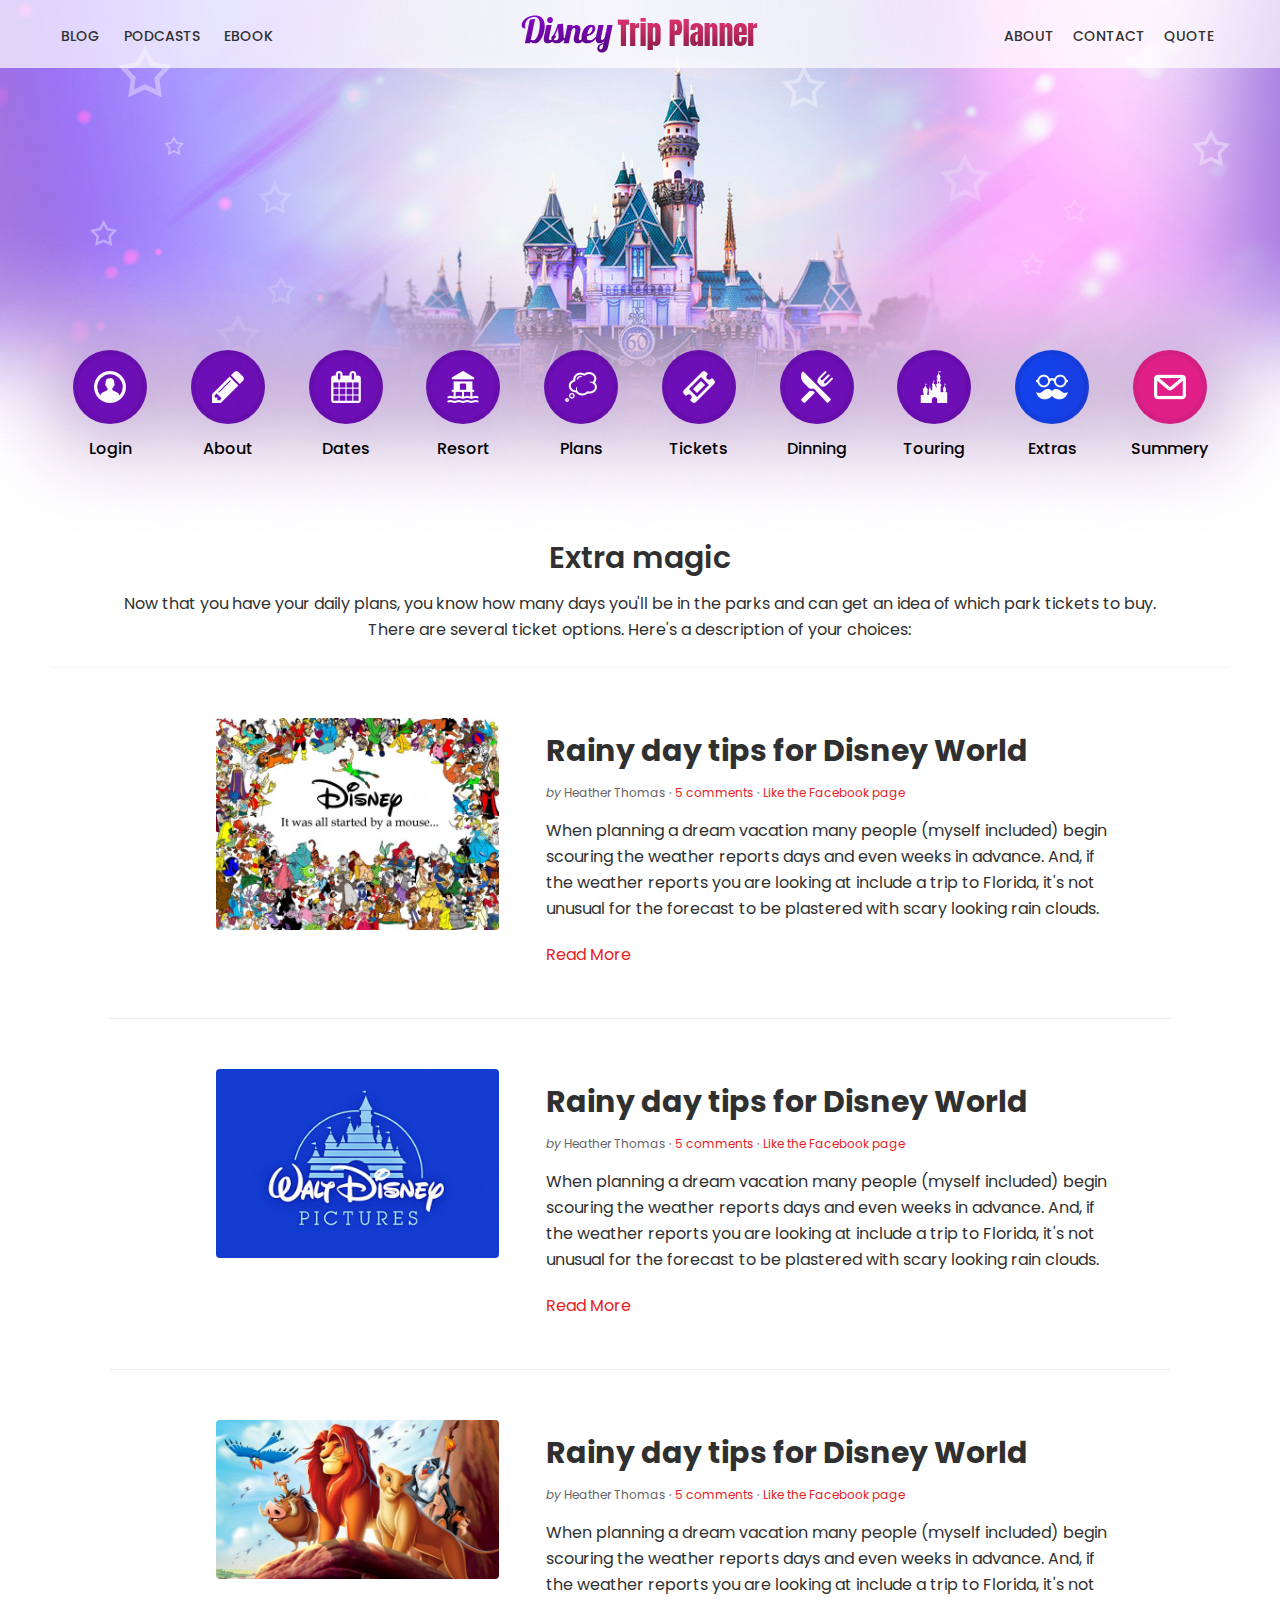
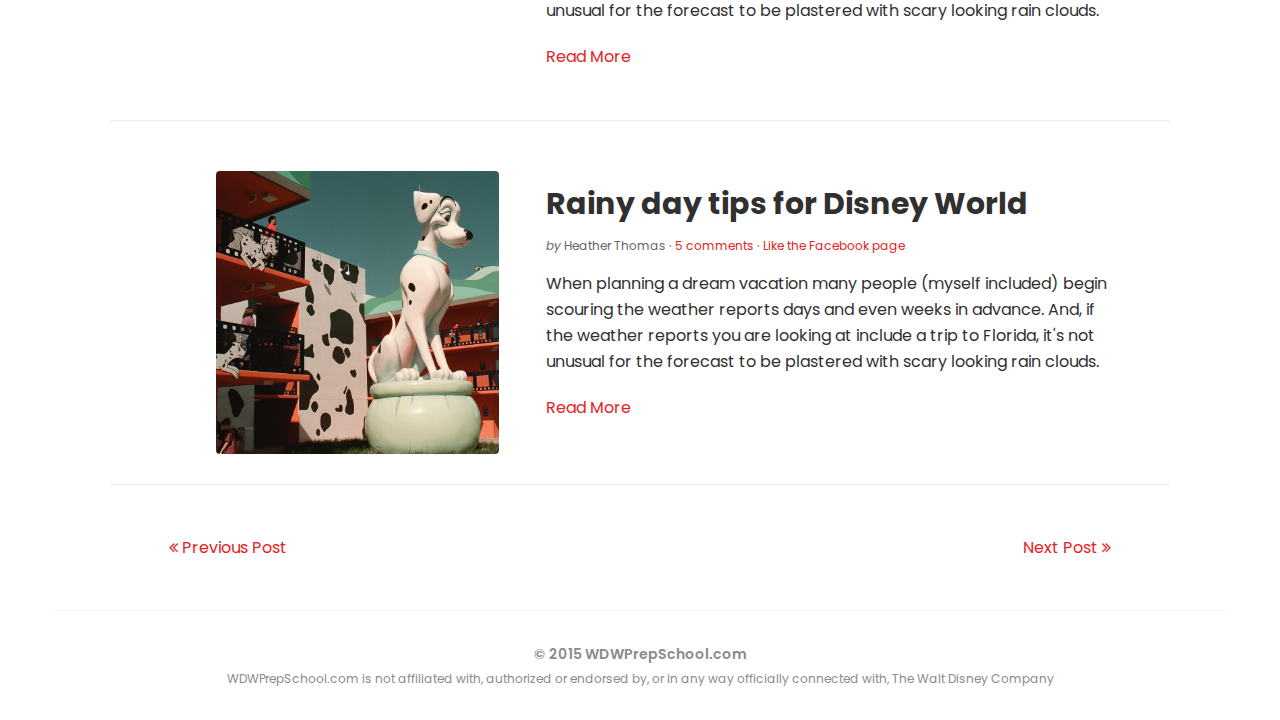
<file: extras.html>
<!DOCTYPE html PUBLIC "-//W3C//DTD XHTML 1.0 Transitional//EN" "http://www.w3.org/TR/xhtml1/DTD/xhtml1-transitional.dtd">
<html xmlns="http://www.w3.org/1999/xhtml">
<head>
<meta http-equiv="Content-Type" content="text/html; charset=utf-8" />
<title>WDW Trip Planner</title>
<link rel="stylesheet" href="https://maxcdn.bootstrapcdn.com/font-awesome/4.4.0/css/font-awesome.min.css">
<link href="https://fonts.googleapis.com/css?family=Poppins:300,400,500,600,700" rel="stylesheet">
<link href='https://fonts.googleapis.com/css?family=Droid+Serif:400,700' rel='stylesheet' type='text/css'>
<link href="style.css" rel="stylesheet" type="text/css" />
</head>



<body>

<!----********************* NavBar *********************--->

<div class="navbar">
<div class="wrapper">

	<div class="rightNav">
		<ul>
		<li><a href="#">About</a></li>
		<li><a href="#">Contact</a></li>
		<li><a href="#">Quote</a></li>
		</ul>
	</div>

	<div class="midNav">
		<ul>
		<li><a href="#">Blog</a></li>
		<li><a href="#">Podcasts</a></li>
		<li><a href="#">Ebook</a></li>
		</ul>
	</div>
	
	<div class="mobileMenu"><i class="fa fa-bars"></i></div>
	
    <div class="logo"><a href="#"><img src="img/logo.png" alt="WDW" /></a></div>
    
	<div class="clear"></div>

</div>
</div> <!---- NavBar END !! ---->



<!---******************* Steps **********************--->

<div class="step-yellow">
<div class="wrapper">
	<ul>
		<li><a href="index.html"><span class="login loginAct">&nbsp;</span>Login</a></li>
		<li><a href="about.html"><span class="about aboutAct">&nbsp;</span>About</a></li>
		<li><a href="dates.html"><span class="date dateAct">&nbsp;</span>Dates</a></li>
		<li><a href="resort.html"><span class="resort resortAct">&nbsp;</span>Resort</a></li>
		<li><a href="dailyplan.html"><span class="dailyplan dailyplanAct">&nbsp;</span>Plans</a></li>
		<li><a href="tickets.html"><span class="ticket ticketAct">&nbsp;</span>Tickets</a></li>
		<li><a href="dinning.html"><span class="dinning dinningAct">&nbsp;</span>Dinning</a></li>
		<li><a href="touring.html"><span class="touring touringAct">&nbsp;</span>Touring</a></li>
		<li><a href="extras.html"><span class="extra extraOn">&nbsp;</span>Extras</a></li>
		<li><a href="summery.html"><span class="summary">&nbsp;</span>Summery</a></li>
		<div class="clear"></div>
	</ul>

</div>
</div><!--- Steps END !! --->




<!---******************* Tickets page **********************--->


<!--- Welcome Text with Toggle Section --->

<div class="wrapper">
	<div class="welcomeText">
    <h1>Extra magic</h1>
    <p class="blurb">Now that you have your daily plans, you know how many days you'll be in the parks and can get an idea of which park tickets to buy. There are several ticket options. Here's a description of your choices:</p>
	</div>
</div>

<!--- Main Page Content --->

<div class="wrapper">
<div class="pageContent">

<div class="extaPost">

	<div class="postThumb"><img src="images/wd.jpg" /></div>

	<div class="postArticle">
		<h1>Rainy day tips for Disney World</h1>
		<div class="postMeta"><em>by</em> Heather Thomas ∙ <a href="#">5 comments</a> ∙  <a href="#">Like the Facebook page</a></div>
		<p>When planning a dream vacation many people (myself included) begin scouring the weather reports days and even weeks in advance. And, if the weather reports you are looking at include a trip to Florida, it's not unusual for the forecast to be plastered with scary looking rain clouds.</p>
		<p><a href="#">Read More</a></p>
	</div>

	<div class="clear"></div>
    
</div>

<div class="extaPost">

	<div class="postThumb"><img src="images/disney-logo.jpg" /></div>

	<div class="postArticle">
		<h1>Rainy day tips for Disney World</h1>
		<div class="postMeta"><em>by</em> Heather Thomas ∙ <a href="#">5 comments</a> ∙  <a href="#">Like the Facebook page</a></div>
		<p>When planning a dream vacation many people (myself included) begin scouring the weather reports days and even weeks in advance. And, if the weather reports you are looking at include a trip to Florida, it's not unusual for the forecast to be plastered with scary looking rain clouds.</p>
		<p><a href="#">Read More</a></p>
	</div>

	<div class="clear"></div>
    
</div>

<div class="extaPost">

	<div class="postThumb"><img src="images/lk.jpg" /></div>

	<div class="postArticle">
		<h1>Rainy day tips for Disney World</h1>
		<div class="postMeta"><em>by</em> Heather Thomas ∙ <a href="#">5 comments</a> ∙  <a href="#">Like the Facebook page</a></div>
		<p>When planning a dream vacation many people (myself included) begin scouring the weather reports days and even weeks in advance. And, if the weather reports you are looking at include a trip to Florida, it's not unusual for the forecast to be plastered with scary looking rain clouds.</p>
		<p><a href="#">Read More</a></p>
	</div>

	<div class="clear"></div>
    
</div>

<div class="extaPost">

	<div class="postThumb"><img src="images/All-Stars1.jpg" /></div>

	<div class="postArticle">
		<h1>Rainy day tips for Disney World</h1>
		<div class="postMeta"><em>by</em> Heather Thomas ∙ <a href="#">5 comments</a> ∙  <a href="#">Like the Facebook page</a></div>
		<p>When planning a dream vacation many people (myself included) begin scouring the weather reports days and even weeks in advance. And, if the weather reports you are looking at include a trip to Florida, it's not unusual for the forecast to be plastered with scary looking rain clouds.</p>
		<p><a href="#">Read More</a></p>
	</div>

	<div class="clear"></div>
    
</div>

<div class="postNavi">

<div class="left"><a href="#"><i class="fa fa-angle-double-left"></i> Previous Post </a></div>
<div class="right"><a href="#">Next Post <i class="fa fa-angle-double-right"></i> </a></div>
<div class="clear"></div>
</div>

</div>
</div>





<!----------- Footer -------------------->
<div class="wrapper">
<div class="footer">
<p class="copyright">&copy; 2015 WDWPrepSchool.com</p>
<p>WDWPrepSchool.com is not affiliated with, authorized or endorsed by, or in any way officially connected with, The Walt Disney Company</p>
</div>
</div>

<!----------- Footer END !! ----->

<script src="js/jquery.js"></script>
<script src="js/jquery-ui.js"></script>
<script>

$( "#accordion" ).accordion();



var availableTags = [
	"ActionScript",
	"AppleScript",
	"Asp",
	"BASIC",
	"C",
	"C++",
	"Clojure",
	"COBOL",
	"ColdFusion",
	"Erlang",
	"Fortran",
	"Groovy",
	"Haskell",
	"Java",
	"JavaScript",
	"Lisp",
	"Perl",
	"PHP",
	"Python",
	"Ruby",
	"Scala",
	"Scheme"
];
$( "#autocomplete" ).autocomplete({
	source: availableTags
});



$( "#button" ).button();
$( "#radioset" ).buttonset();



$( "#tabs" ).tabs();



$( "#dialog" ).dialog({
	autoOpen: false,
	width: 400,
	buttons: [
		{
			text: "Ok",
			click: function() {
				$( this ).dialog( "close" );
			}
		},
		{
			text: "Cancel",
			click: function() {
				$( this ).dialog( "close" );
			}
		}
	]
});

// Link to open the dialog
$( "#dialog-link" ).click(function( event ) {
	$( "#dialog" ).dialog( "open" );
	event.preventDefault();
});



$( "#datepicker" ).datepicker({
	inline: true
});



$( "#slider" ).slider({
	range: true,
	values: [ 17, 67 ]
});
$( "#slider1" ).slider({
	range: true,
	values: [ 17, 67 ]
});



$( "#progressbar" ).progressbar({
	value: 20
});



$( "#spinner" ).spinner();



$( "#menu" ).menu();



$( "#tooltip" ).tooltip();



$( "#selectmenu" ).selectmenu();
$( "#selectmenu2" ).selectmenu();
$( "#selectmenu3" ).selectmenu();

// Hover states on the static widgets
$( "#dialog-link, #icons li" ).hover(
	function() {
		$( this ).addClass( "ui-state-hover" );
	},
	function() {
		$( this ).removeClass( "ui-state-hover" );
	}
);
</script>
</body>
</html>
</file>
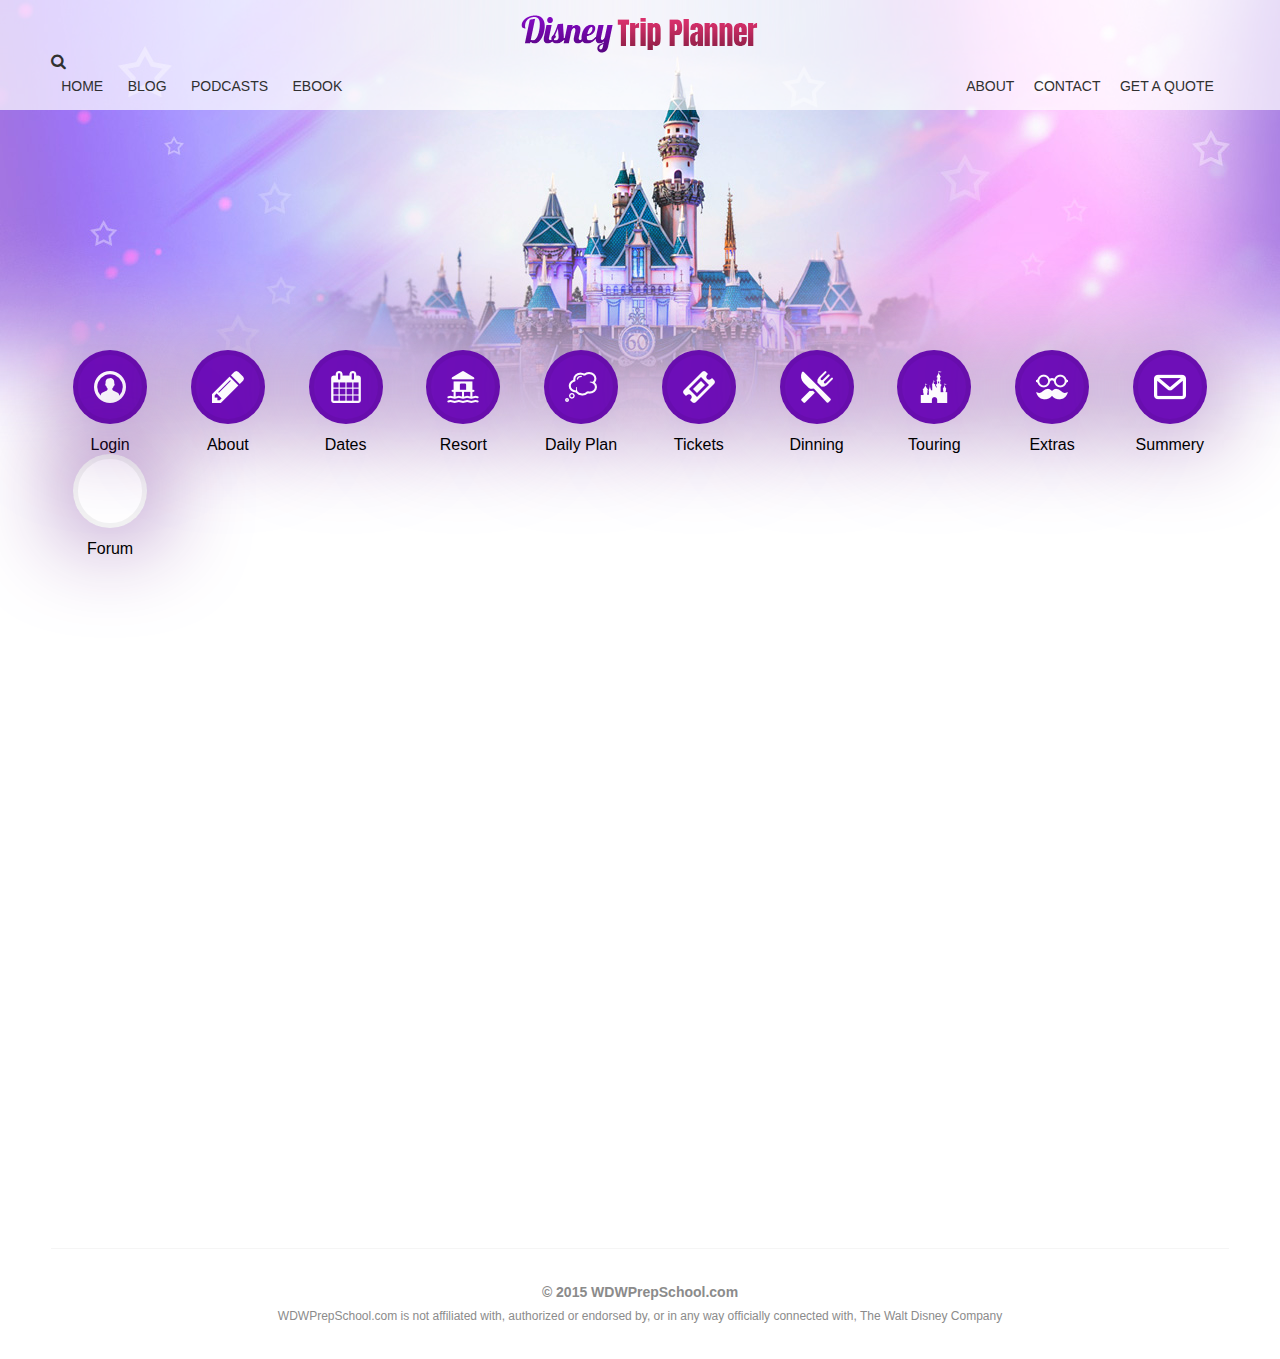
<file: forum.html>
<!DOCTYPE html PUBLIC "-//W3C//DTD XHTML 1.0 Transitional//EN" "http://www.w3.org/TR/xhtml1/DTD/xhtml1-transitional.dtd">
<html xmlns="http://www.w3.org/1999/xhtml">
<head>
<meta http-equiv="Content-Type" content="text/html; charset=utf-8" />
<title>WDW Trip Planner</title>
<link rel="stylesheet" href="https://maxcdn.bootstrapcdn.com/font-awesome/4.4.0/css/font-awesome.min.css">
<link href='https://fonts.googleapis.com/css?family=Droid+Serif:400,700' rel='stylesheet' type='text/css'>
<link href="style.css" rel="stylesheet" type="text/css" />
</head>

<body>


<!----********************* NavBar *********************--->

<div class="navbar">
<div class="wrapper">

	<div class="logo"><a href="#"><img src="img/logo.png" alt="WDW" /></a></div>
	<div class="topSearch"><i class="fa fa-search"></i></div>
	<div class="rightNav">
		<ul>
		<li><a href="#">About</a></li>
		<li><a href="#">Contact</a></li>
		<li><a href="#">Get a Quote</a></li>
		</ul>
	</div>

	<div class="midNav">
		<ul>
		<li><a href="#">Home</a></li>
		<li><a href="#">Blog</a></li>
		<li><a href="#">Podcasts</a></li>
		<li><a href="#">Ebook</a></li>
		</ul>
	</div>

	<div class="mobileMenu"><i class="fa fa-bars"></i></div>

	<div class="clear"></div>

</div>
</div> <!---- NavBar END !! ---->



<!---******************* Steps **********************--->

<div class="step-yellow">
<div class="wrapper">
	<ul>
		<li><a href="login.html"><span class="login loginAct">&nbsp;</span>Login</a></li>
		<li><a href="about.html"><span class="about aboutAct">&nbsp;</span>About</a></li>
		<li><a href="dates.html"><span class="date dateAct">&nbsp;</span>Dates</a></li>
		<li><a href="resort.html"><span class="resort resortAct">&nbsp;</span>Resort</a></li>
		<li><a href="dailyplan.html"><span class="dailyplan dailyplanAct">&nbsp;</span>Daily Plan</a></li>
		<li><a href="tickets.html"><span class="ticket ticketAct">&nbsp;</span>Tickets</a></li>
		<li><a href="dinning.html"><span class="dinning dinningAct">&nbsp;</span>Dinning</a></li>
		<li><a href="touring.html"><span class="touring touringAct">&nbsp;</span>Touring</a></li>
		<li><a href="extras.html"><span class="extra extraAct">&nbsp;</span>Extras</a></li>
		<li><a href="summery.html"><span class="summary summaryAct">&nbsp;</span>Summery</a></li>
		<li><a href="forum.html"><span class="forum forumOn">&nbsp;</span>Forum</a></li>
		<div class="clear"></div>
	</ul>

</div>
</div><!--- Steps END !! --->

<!---******************* Forum page **********************--->


<div class="wrapper">
<div class="summeryContent">
<br/><br/><br/><br/><br/><br/><br/><br/><br/><br/><br/><br/><br/><br/><br/><br/><br/><br/><br/><br/><br/><br/><br/><br/><br/><br/><br/><br/><br/><br/><br/><br/><br/><br/><br/><br/>
</div>
</div>




<!----------- Footer -------------------->
<div class="wrapper">
<div class="footer">
<p class="copyright">&copy; 2015 WDWPrepSchool.com</p>
<p>WDWPrepSchool.com is not affiliated with, authorized or endorsed by, or in any way officially connected with, The Walt Disney Company</p>
</div>
</div>

</body>
</html>
</file>
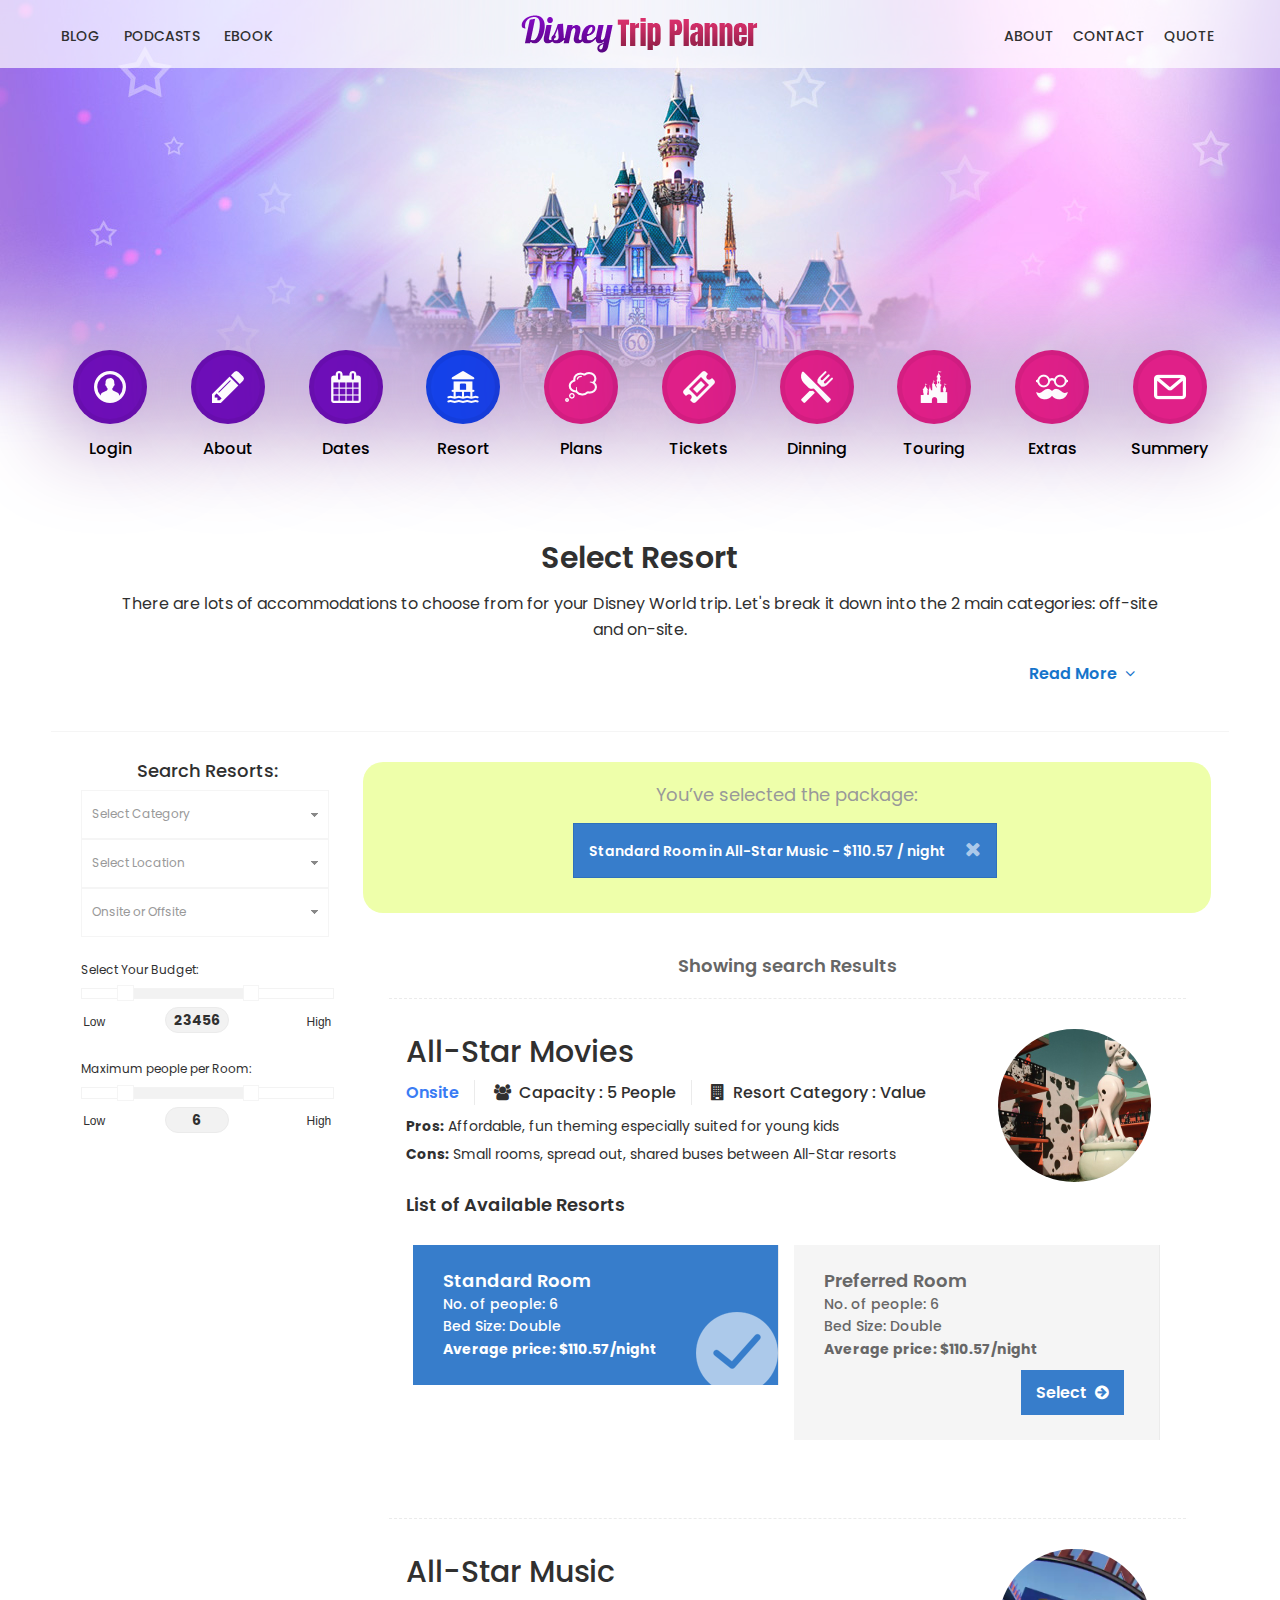
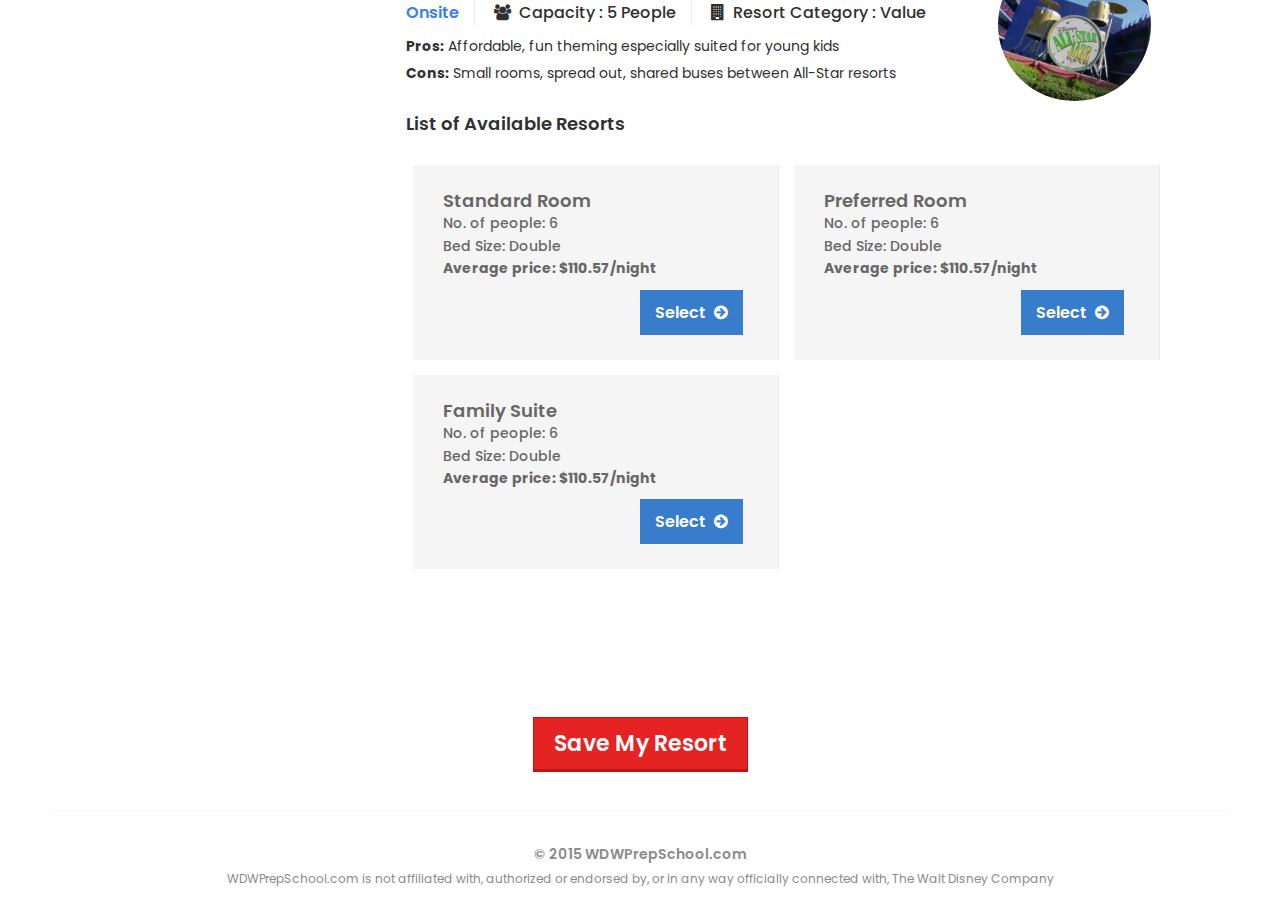
<file: resort.html>
<!DOCTYPE html PUBLIC "-//W3C//DTD XHTML 1.0 Transitional//EN" "http://www.w3.org/TR/xhtml1/DTD/xhtml1-transitional.dtd">
<html xmlns="http://www.w3.org/1999/xhtml">
<head>
<meta http-equiv="Content-Type" content="text/html; charset=utf-8" />
<title>WDW Trip Planner</title>
<link rel="stylesheet" href="https://maxcdn.bootstrapcdn.com/font-awesome/4.4.0/css/font-awesome.min.css">
<link href="https://fonts.googleapis.com/css?family=Poppins:300,400,500,600,700" rel="stylesheet">
<link href='https://fonts.googleapis.com/css?family=Droid+Serif:400,700' rel='stylesheet' type='text/css'>
<link href="style.css" rel="stylesheet" type="text/css" />
</head>



<body>

<!----********************* NavBar *********************--->

<div class="navbar">
<div class="wrapper">

	<div class="rightNav">
		<ul>
		<li><a href="#">About</a></li>
		<li><a href="#">Contact</a></li>
		<li><a href="#">Quote</a></li>
		</ul>
	</div>

	<div class="midNav">
		<ul>
		<li><a href="#">Blog</a></li>
		<li><a href="#">Podcasts</a></li>
		<li><a href="#">Ebook</a></li>
		</ul>
	</div>
	
	<div class="mobileMenu"><i class="fa fa-bars"></i></div>
	
    <div class="logo"><a href="#"><img src="img/logo.png" alt="WDW" /></a></div>
    
	<div class="clear"></div>

</div>
</div> <!---- NavBar END !! ---->



<!---******************* Steps **********************--->

<div class="step-yellow">
<div class="wrapper">
	<ul>
		<li><a href="index.html"><span class="login loginAct">&nbsp;</span>Login</a></li>
		<li><a href="about.html"><span class="about aboutAct">&nbsp;</span>About</a></li>
		<li><a href="dates.html"><span class="date dateAct">&nbsp;</span>Dates</a></li>
		<li><a href="resort.html"><span class="resort resortOn">&nbsp;</span>Resort</a></li>
		<li><a href="dailyplan.html"><span class="dailyplan">&nbsp;</span>Plans</a></li>
		<li><a href="tickets.html"><span class="ticket">&nbsp;</span>Tickets</a></li>
		<li><a href="dinning.html"><span class="dinning">&nbsp;</span>Dinning</a></li>
		<li><a href="touring.html"><span class="touring">&nbsp;</span>Touring</a></li>
		<li><a href="extras.html"><span class="extra">&nbsp;</span>Extras</a></li>
		<li><a href="summery.html"><span class="summary">&nbsp;</span>Summery</a></li>
		<div class="clear"></div>
	</ul>

</div>
</div><!--- Steps END !! --->

<!---******************* Resort page **********************--->


<!--- Welcome Text with Toggle Section --->

<div class="wrapper">
	<div class="welcomeText">
    <h1>Select Resort</h1>
    <p class="blurb">There are lots of accommodations to choose from for your Disney World trip. Let's break it down into the 2 main categories: off-site and on-site.</p>
    <article>
<input type="checkbox" id="read_more" role="button" class="read">
<label for="read_more" onclick=""><span>Read More &nbsp;<i class="fa fa-angle-down"></i></span><span>Hide This &nbsp;<i class="fa fa-angle-up"></i></span></label>
<section>
<div class="wdw1o2">
<div class="boxSpace">
<h3>On-site accommodations.</h3>
<p>Disney has a couple dozen resorts on site in various price categories called Value Resorts. Moderate Resorts and Deluxe Resorts. There is also a campground called Ft. Wilderness which has cabins, campsites and RV hookups.
People staying on site at Disney World get extra perks such as:</p>
<ul>
<li>Free bus transportation (called Magical Express) between the airport and hotel</li>
<li>Early/late entry at parks on select days (these are called Extra Magic Hours)</li>
<li>Being able to make FastPass+ reservations up to 60 days beforehand (more info on that later)</li>
<li>The ability to use the Disney Dining Plan (more about that in the dining section)</li>
<li>Room charge privileges at any on-site merchant</li>
<li>Being able to send purchases back to the hotel room to avoid carrying them around all day</li>
</ul>
</div>
</div>
<div class="wdw1o2">
<div class="boxSpace">
<h3>Off-site accommodations.</h3>
<p>There are even more options for staying off site during a Disney World trip. Many/most of the off-site options will get you more square footage for less money, making it a great option for people who want more space.</p>
<p>The downside is that off-site guests lose out on the benefits listed above for on-site guests, there's a daily parking fee and shuttles to the parks may not operate on a convenient schedule. </p>
</div>
</div>
<div class="clear"></div>

<h3>Where should you stay?</h3>
<p>Use the tool below to filter based on your interests.</p>


<h3>Recommendations for you</h3>
<p>Based on your interests and the people in your group, these are some options I'd recommend:</p>
<ul>
<li>Art of Animation</li>
<li>Port Orleans Riverside</li>
<li>The Polynesian Resort </li>
</ul>
</section>
</article>
</div>
</div>

<!--- Main Page Content --->

<div class="wrapper">
<div class="pageContent">

<!--- Filters --->
	<div class="wdw1o4">
    <div class="searchFilters">
 		
        <h3>Search Resorts:</h3>
       
        <select class="wdwfull" id="selectmenu">
        	<option selected="selected">Select Category</option>
			<option>Slower</option>
			<option>Slow</option>
			<option>Fast</option>
			<option>Faster</option>
		</select>
		<br/>
        <select class="wdwfull" id="selectmenu2">
        	<option selected="selected">Select Location</option>
			<option>Slower</option>
			<option>Slow</option>
			<option>Fast</option>
			<option>Faster</option>
		</select>
		<br/>
         <select class="wdwfull" id="selectmenu3">
         	<option selected="selected">Onsite or Offsite</option>
			<option>Slower</option>
			<option>Slow</option>
			<option>Fast</option>
			<option>Faster</option>
		</select>
        
        

        <p>Select Your Budget:</p>
        <div class="range" id="slider"></div>
        <div class="leftMark">Low</div>
        <div class="midMark">23456</div>
        <div class="rightMark">High</div>
        <div class="clear"></div>
        
        <p>Maximum people per Room:</p>
        <div class="range" id="slider1"></div>
        <div class="leftMark">Low</div>
        <div class="midMark">6</div>
        <div class="rightMark">High</div>
        <div class="clear"></div>
        
	</div>
    </div>

<!--- Search Result --->
	<div class="wdw3o4">
    <div class="searchResult">

    <div class="choiceTagArea">
    <h2>You’ve selected the package:</h2>
    <div class="choiceTags"> Standard Room in All-Star Music -  $110.57 / night &nbsp; <i class="fa fa-times"></i></div>
    </div>
    
    <h3>Showing search Results</h3>
    
    <div class="resortThumb">

    	<div class="wdw3o4">
	
    		<h1>All-Star Movies </h1>
    		<ul>
    		<li><span class="site">Onsite</span></li>
    		<li><i class="fa fa-users"></i>&nbsp; Capacity : 5 People</li>
    		<li><i class="fa fa-building"></i>&nbsp; Resort Category : Value</li>
    		</ul>
    
    		<p><strong>Pros:</strong> Affordable, fun theming especially suited for young kids</p>
			<p><strong>Cons:</strong> Small rooms, spread out, shared buses between All-Star resorts</p>
    
    	</div>
    
    	<div class="wdw1o4"><img src="images/All-Stars1.jpg" /></div>
		<div class="clear"></div>
        
        <h2>List of Available Resorts</h2>

        <ul class="resortlist">
        <li class="fav"><p><span class="roomName">Standard Room</span><br/>No. of people: 6 <br/> Bed Size: Double <br/> <strong>Average price: $110.57/night</strong></p></li>
        <li><p><span class="roomName">Preferred Room</span><br/>No. of people: 6 <br/> Bed Size: Double <br/> <strong>Average price: $110.57/night</strong></p> <div class="iconBtnRed">Select &nbsp;<i class="fa fa-arrow-circle-right"></i></div></li>
        <div class="clear"></div>
        </ul>
    
    </div>
    
    <div class="resortThumb">

    	<div class="wdw3o4">
	
    		<h1>All-Star Music </h1>
    		<ul>
    		<li><span class="site">Onsite</span></li>
    		<li><i class="fa fa-users"></i>&nbsp; Capacity : 5 People</li>
    		<li><i class="fa fa-building"></i>&nbsp; Resort Category : Value</li>
    		</ul>
    
    		<p><strong>Pros:</strong> Affordable, fun theming especially suited for young kids</p>
			<p><strong>Cons:</strong> Small rooms, spread out, shared buses between All-Star resorts</p>
    
    	</div>
    
    	<div class="wdw1o4"><img src="images/All-star-music.jpg" /></div>

        <h2>List of Available Resorts</h2>

        <ul class="resortlist">
        <li><p><span class="roomName">Standard Room</span><br/>No. of people: 6 <br/> Bed Size: Double <br/> <strong>Average price: $110.57/night</strong></p> <div class="iconBtnRed">Select &nbsp;<i class="fa fa-arrow-circle-right"></i></div></li>
        <li><p><span class="roomName">Preferred Room</span><br/>No. of people: 6 <br/> Bed Size: Double <br/> <strong>Average price: $110.57/night</strong></p><div class="iconBtnRed">Select &nbsp;<i class="fa fa-arrow-circle-right"></i></div></li>
        <li><p><span class="roomName">Family Suite</span><br/>No. of people: 6 <br/> Bed Size: Double <br/> <strong>Average price: $110.57/night</strong></p> <div class="iconBtnRed">Select &nbsp;<i class="fa fa-arrow-circle-right"></i></div></li>
        <div class="clear"></div>
        </ul>
    
    </div>
    
    
    <div class="clear"></div>
    </div>
    </div>
    
<div class="clear"></div>

<div class="RedButton"><a href="#">Save My Resort</a></div>

</div>
</div>





<!----------- Footer -------------------->
<div class="wrapper">
<div class="footer">
<p class="copyright">&copy; 2015 WDWPrepSchool.com</p>
<p>WDWPrepSchool.com is not affiliated with, authorized or endorsed by, or in any way officially connected with, The Walt Disney Company</p>
</div>
</div>

<!----------- Footer END !! ----->

<script src="js/jquery.js"></script>
<script src="js/jquery-ui.js"></script>
<script>

$( "#accordion" ).accordion();



var availableTags = [
	"ActionScript",
	"AppleScript",
	"Asp",
	"BASIC",
	"C",
	"C++",
	"Clojure",
	"COBOL",
	"ColdFusion",
	"Erlang",
	"Fortran",
	"Groovy",
	"Haskell",
	"Java",
	"JavaScript",
	"Lisp",
	"Perl",
	"PHP",
	"Python",
	"Ruby",
	"Scala",
	"Scheme"
];
$( "#autocomplete" ).autocomplete({
	source: availableTags
});



$( "#button" ).button();
$( "#radioset" ).buttonset();



$( "#tabs" ).tabs();



$( "#dialog" ).dialog({
	autoOpen: false,
	width: 400,
	buttons: [
		{
			text: "Ok",
			click: function() {
				$( this ).dialog( "close" );
			}
		},
		{
			text: "Cancel",
			click: function() {
				$( this ).dialog( "close" );
			}
		}
	]
});

// Link to open the dialog
$( "#dialog-link" ).click(function( event ) {
	$( "#dialog" ).dialog( "open" );
	event.preventDefault();
});



$( "#datepicker" ).datepicker({
	inline: true
});



$( "#slider" ).slider({
	range: true,
	values: [ 17, 67 ]
});
$( "#slider1" ).slider({
	range: true,
	values: [ 17, 67 ]
});



$( "#progressbar" ).progressbar({
	value: 20
});



$( "#spinner" ).spinner();



$( "#menu" ).menu();



$( "#tooltip" ).tooltip();



$( "#selectmenu" ).selectmenu();
$( "#selectmenu2" ).selectmenu();
$( "#selectmenu3" ).selectmenu();

// Hover states on the static widgets
$( "#dialog-link, #icons li" ).hover(
	function() {
		$( this ).addClass( "ui-state-hover" );
	},
	function() {
		$( this ).removeClass( "ui-state-hover" );
	}
);
</script>
</body>
</html>
</file>
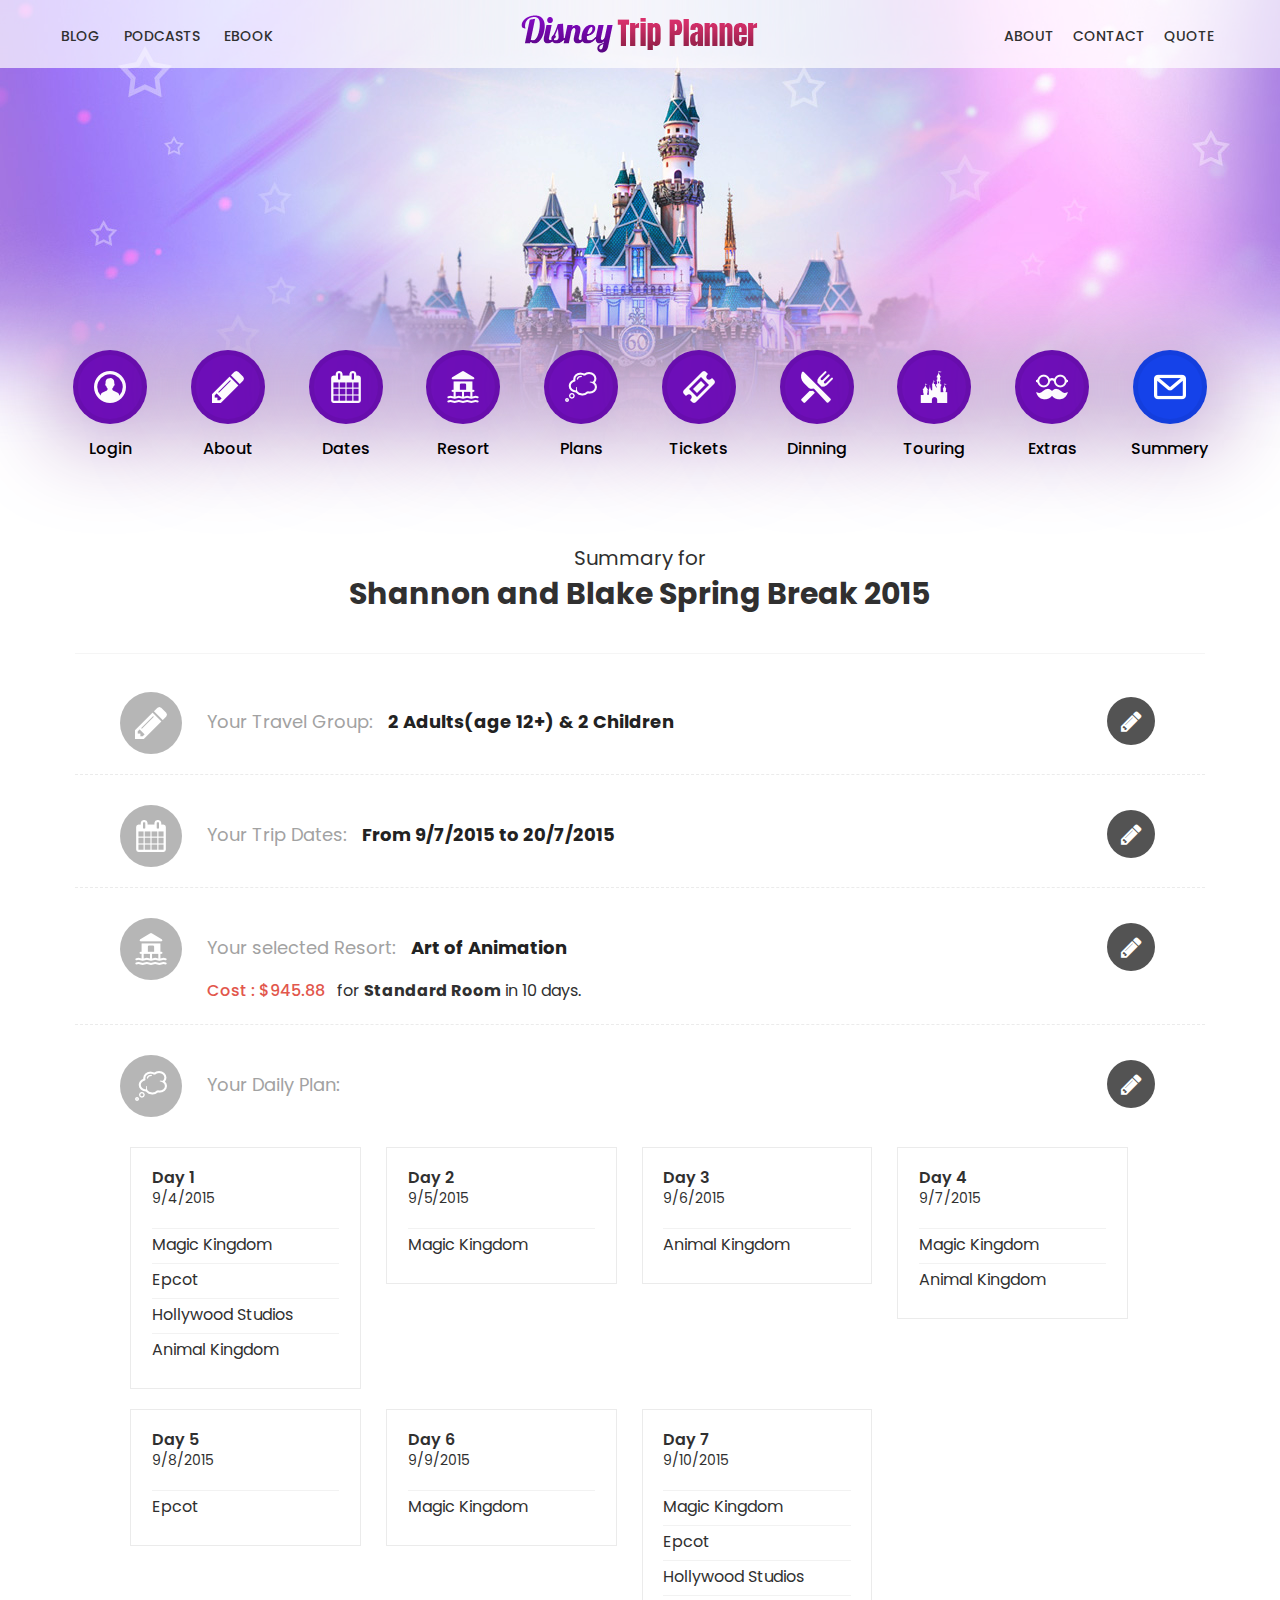
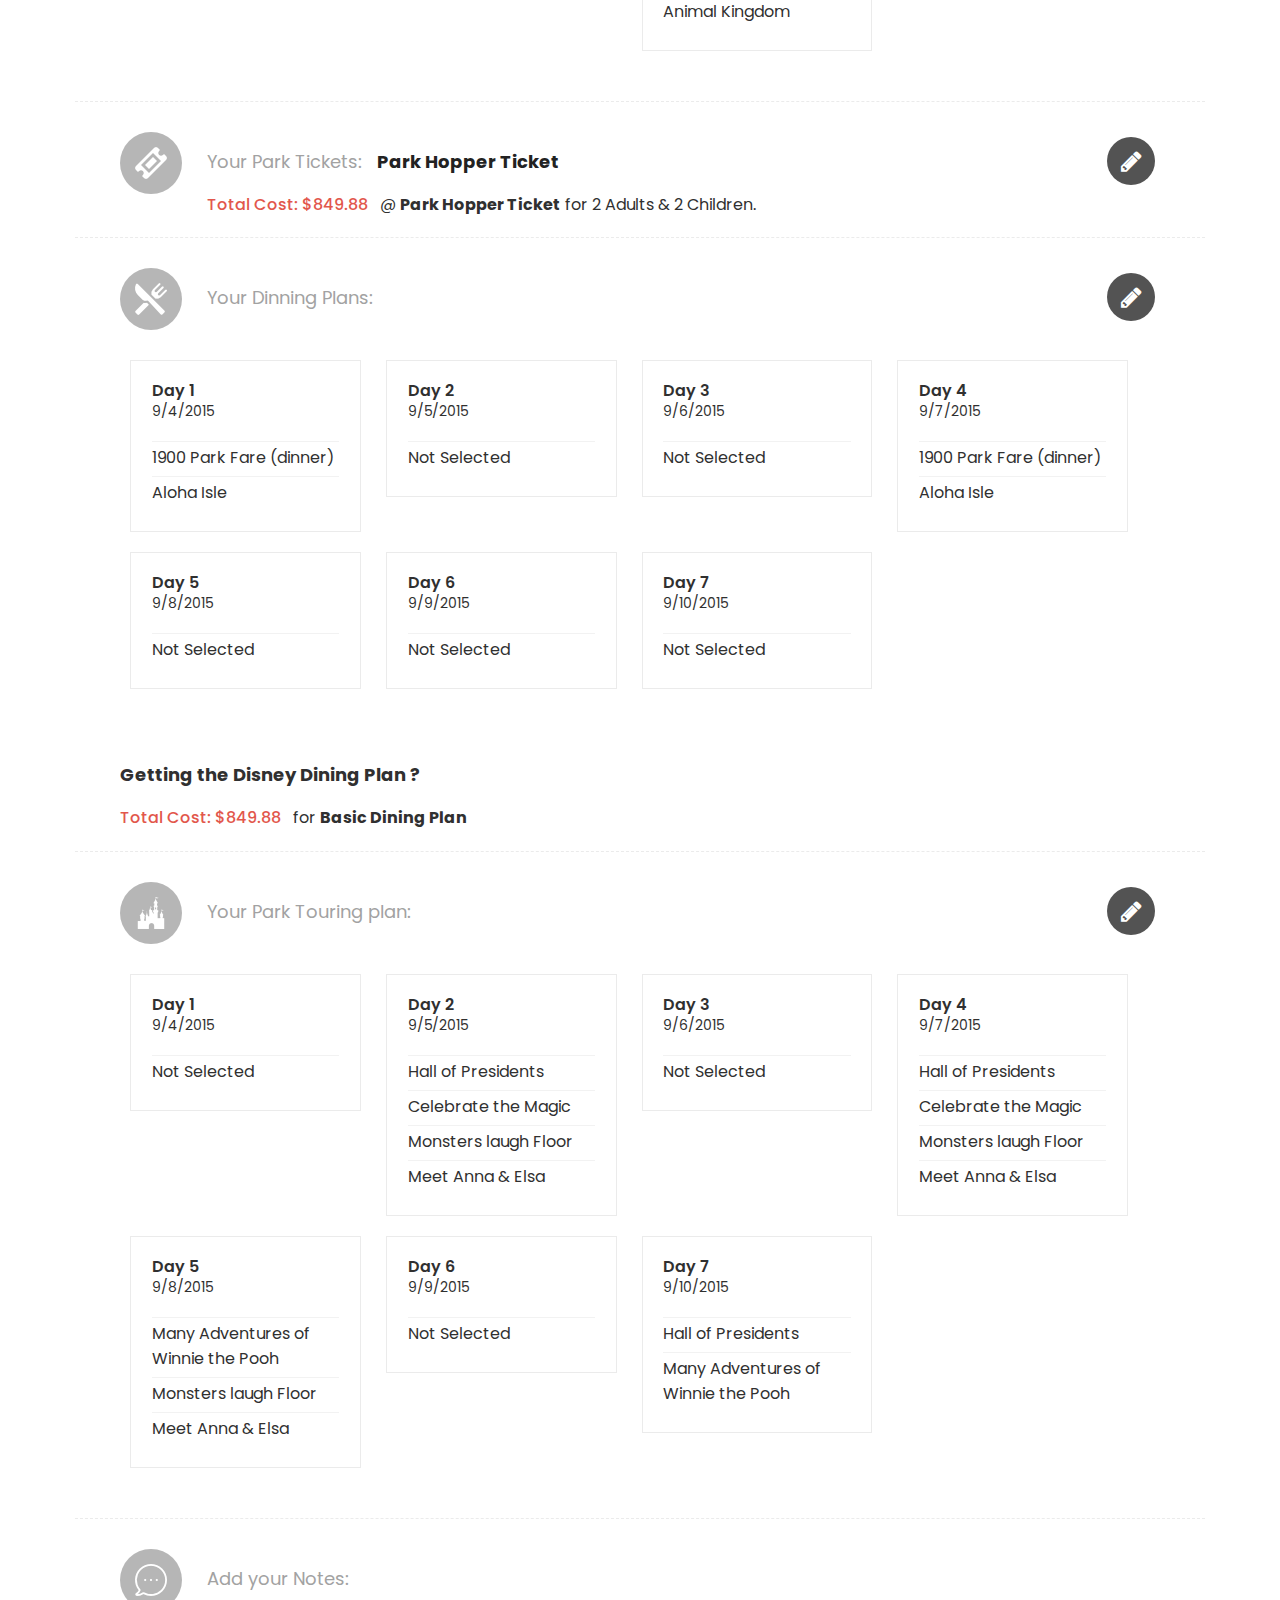
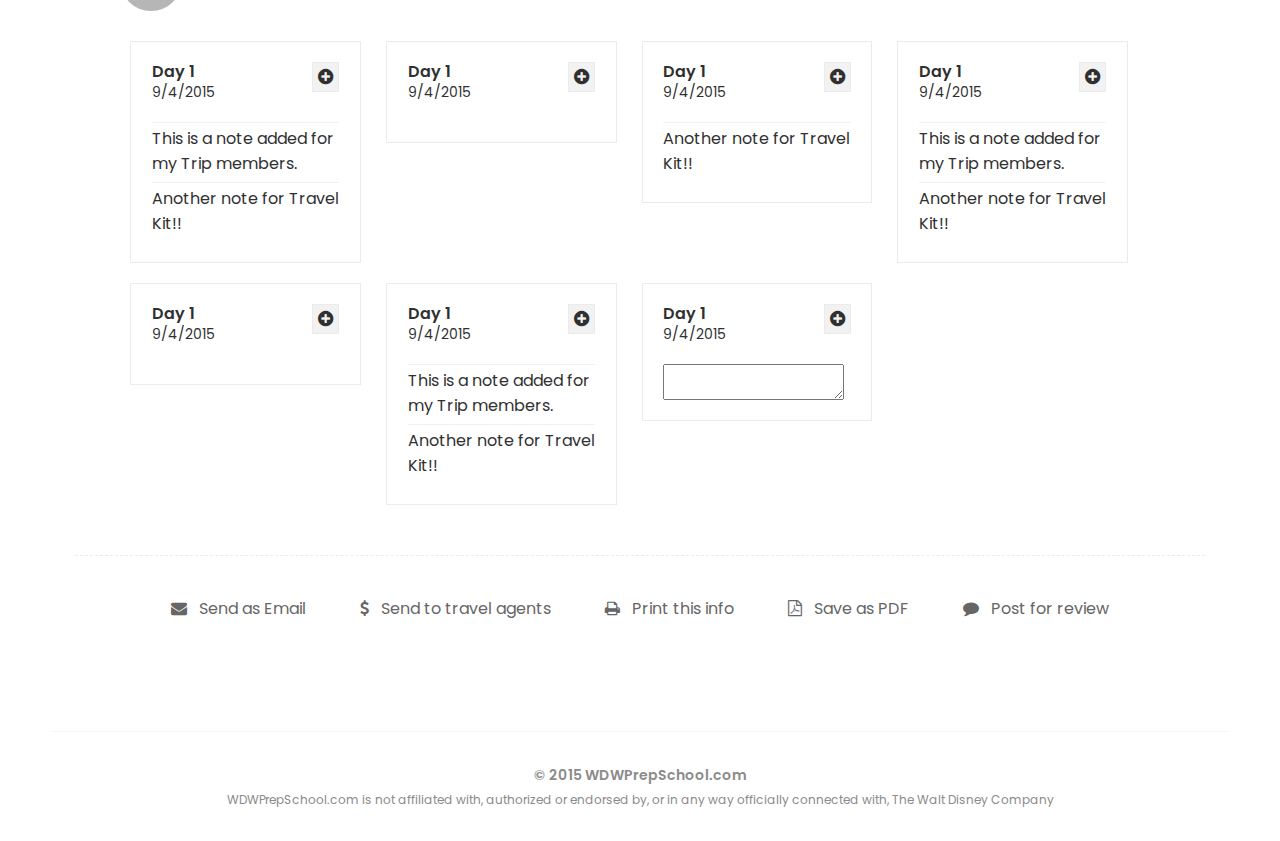
<file: summery.html>
<!DOCTYPE html PUBLIC "-//W3C//DTD XHTML 1.0 Transitional//EN" "http://www.w3.org/TR/xhtml1/DTD/xhtml1-transitional.dtd">
<html xmlns="http://www.w3.org/1999/xhtml">
<head>
<meta http-equiv="Content-Type" content="text/html; charset=utf-8" />
<title>WDW Trip Planner</title>
<link rel="stylesheet" href="https://maxcdn.bootstrapcdn.com/font-awesome/4.4.0/css/font-awesome.min.css">
<link href="https://fonts.googleapis.com/css?family=Poppins:300,400,500,600,700" rel="stylesheet">
<link href='https://fonts.googleapis.com/css?family=Droid+Serif:400,700' rel='stylesheet' type='text/css'>
<link href="style.css" rel="stylesheet" type="text/css" />
</head>



<body>

<!----********************* NavBar *********************--->

<div class="navbar">
<div class="wrapper">

	<div class="rightNav">
		<ul>
		<li><a href="#">About</a></li>
		<li><a href="#">Contact</a></li>
		<li><a href="#">Quote</a></li>
		</ul>
	</div>

	<div class="midNav">
		<ul>
		<li><a href="#">Blog</a></li>
		<li><a href="#">Podcasts</a></li>
		<li><a href="#">Ebook</a></li>
		</ul>
	</div>
	
	<div class="mobileMenu"><i class="fa fa-bars"></i></div>
	
    <div class="logo"><a href="#"><img src="img/logo.png" alt="WDW" /></a></div>
    
	<div class="clear"></div>

</div>
</div> <!---- NavBar END !! ---->



<!---******************* Steps **********************--->

<div class="step-yellow">
<div class="wrapper">
	<ul>
		<li><a href="index.html"><span class="login loginAct">&nbsp;</span>Login</a></li>
		<li><a href="about.html"><span class="about aboutAct">&nbsp;</span>About</a></li>
		<li><a href="dates.html"><span class="date dateAct">&nbsp;</span>Dates</a></li>
		<li><a href="resort.html"><span class="resort resortAct">&nbsp;</span>Resort</a></li>
		<li><a href="dailyplan.html"><span class="dailyplan dailyplanAct">&nbsp;</span>Plans</a></li>
		<li><a href="tickets.html"><span class="ticket ticketAct">&nbsp;</span>Tickets</a></li>
		<li><a href="dinning.html"><span class="dinning dinningAct">&nbsp;</span>Dinning</a></li>
		<li><a href="touring.html"><span class="touring touringAct">&nbsp;</span>Touring</a></li>
		<li><a href="extras.html"><span class="extra extraAct">&nbsp;</span>Extras</a></li>
		<li><a href="summery.html"><span class="summary summaryOn">&nbsp;</span>Summery</a></li>
		<div class="clear"></div>
	</ul>

</div>
</div><!--- Steps END !! --->


<!---******************* Summery page **********************--->


<div class="wrapper">
<div class="summeryContent">

<h1>Summary for<br/><span class="tripTitle">Shannon and Blake Spring Break 2015</span></h1>
<hr/>

<!---------------- about ------------------------>

<div class="summaryBlock">
<div class="iconBtn"><i class="fa fa-pencil"></i></div>
<h2><span class="summery About">&nbsp;</span>Your Travel Group: <span class="black">2 Adults(age 12+) &amp; 2 Children</span></h2>
<div class="clear"></div>
</div>

<!---------------- dates ------------------------>

<div class="summaryBlock">
<div class="iconBtn"><i class="fa fa-pencil"></i></div>
<h2><span class="summery Dates">&nbsp;</span>Your Trip Dates: <span class="black">From 9/7/2015 to 20/7/2015</span></h2>
<div class="clear"></div>
</div>

<!---------------- resort ------------------------>

<div class="summaryBlock">
<div class="iconBtn"><i class="fa fa-pencil"></i></div>
<h2><span class="summery Resort">&nbsp;</span>Your selected Resort: <span class="black">Art of Animation</span></h2>
<p><span class="summeryPrice">Cost : $945.88</span> &nbsp; for <strong>Standard Room</strong> in 10 days.</p>
<div class="clear"></div>
</div>

<!---------------- dailyplan ------------------------>
<div class="summaryBlock"> 
<div class="iconBtn"><i class="fa fa-pencil"></i></div>
<h2><span class="summery Daily">&nbsp;</span>Your Daily Plan:</h2>
<div class="clear"></div>

<!---- date grid area ---->

<div class="summaryDateBlock">

<div class="dateCard">
<h1>Day 1<br/><span class="today">9/4/2015</span></h1>
<ul>
<li>Magic Kingdom</li>
<li>Epcot</li>
<li>Hollywood Studios</li>
<li>Animal Kingdom</li>
</ul>
</div>


<div class="dateCard">
<h1>Day 2<br/><span class="today">9/5/2015</span></h1>
<ul>
<li>Magic Kingdom</li>
</ul>
</div>


<div class="dateCard">
<h1>Day 3<br/><span class="today">9/6/2015</span></h1>
<ul>
<li>Animal Kingdom</li>
</ul>
</div>


<div class="dateCard">
<h1>Day 4<br/><span class="today">9/7/2015</span></h1>
<ul>
<li>Magic Kingdom</li>
<li>Animal Kingdom</li>
</ul>
</div>


<div class="dateCard">
<h1>Day 5<br/><span class="today">9/8/2015</span></h1>
<ul>
<li>Epcot</li>
</ul>
</div>


<div class="dateCard">
<h1>Day 6<br/><span class="today">9/9/2015</span></h1>
<ul>
<li>Magic Kingdom</li>
</ul>
</div>


<div class="dateCard">
<h1>Day 7<br/><span class="today">9/10/2015</span></h1>
<ul>
<li>Magic Kingdom</li>
<li>Epcot</li>
<li>Hollywood Studios</li>
<li>Animal Kingdom</li>
</ul>
</div>



</div>
<!----- date grid area END !!!!---->
</div>

<!---------------- tickets ------------------------>

<div class="summaryBlock">
<div class="iconBtn"><i class="fa fa-pencil"></i></div>
<h2><span class="summery Ticket">&nbsp;</span>Your Park Tickets: <span class="black">Park Hopper Ticket</span></h2>
<p><span class="summeryPrice">Total Cost: $849.88</span> &nbsp; @ <strong>Park Hopper Ticket</strong> for 2 Adults &amp; 2 Children.</p>
<div class="clear"></div>
</div>



<!---------------- dinning ------------------------>
<div class="summaryBlock"> 
<div class="iconBtn"><i class="fa fa-pencil"></i></div>
<h2><span class="summery Dinning">&nbsp;</span>Your Dinning Plans:</h2>
<div class="clear"></div>

<!---- date grid area ---->

<div class="summaryDateBlock">

<div class="dateCard">
<h1>Day 1<br/><span class="today">9/4/2015</span></h1>
<ul>
<li>1900 Park Fare (dinner)</li>
<li>Aloha Isle</li>
</ul>
</div>


<div class="dateCard">
<h1>Day 2<br/><span class="today">9/5/2015</span></h1>
<ul>
<li>Not Selected</li>
</ul>
</div>


<div class="dateCard">
<h1>Day 3<br/><span class="today">9/6/2015</span></h1>
<ul>
<li>Not Selected</li>
</ul>
</div>


<div class="dateCard">
<h1>Day 4<br/><span class="today">9/7/2015</span></h1>
<ul>
<li>1900 Park Fare (dinner)</li>
<li>Aloha Isle</li>
</ul>
</div>


<div class="dateCard">
<h1>Day 5<br/><span class="today">9/8/2015</span></h1>
<ul>
<li>Not Selected</li>
</ul>
</div>


<div class="dateCard">
<h1>Day 6<br/><span class="today">9/9/2015</span></h1>
<ul>
<li>Not Selected</li>
</ul>
</div>


<div class="dateCard">
<h1>Day 7<br/><span class="today">9/10/2015</span></h1>
<ul>
<li>Not Selected</li>
</ul>
</div>

</div>
<!----- date grid area END !!!!---->
<br/>
<h3>Getting the Disney Dining Plan ?</h3>
<p><span class="summeryPrice">Total Cost: $849.88</span> &nbsp; for <strong>Basic Dining Plan</strong></p>
</div>


<!---------------- touring ------------------------>
<div class="summaryBlock"> 
<div class="iconBtn"><i class="fa fa-pencil"></i></div>
<h2><span class="summery Tour">&nbsp;</span>Your Park Touring plan:</h2>
<div class="clear"></div>

<!---- date grid area ---->

<div class="summaryDateBlock">

<div class="dateCard">
<h1>Day 1<br/><span class="today">9/4/2015</span></h1>
<ul>
<li>Not Selected</li>
</ul>
</div>


<div class="dateCard">
<h1>Day 2<br/><span class="today">9/5/2015</span></h1>
<ul>
<li>Hall of Presidents</li>
<li>Celebrate the Magic</li>
<li>Monsters laugh Floor</li>
<li>Meet Anna & Elsa</li>
</ul>
</div>


<div class="dateCard">
<h1>Day 3<br/><span class="today">9/6/2015</span></h1>
<ul>
<li>Not Selected</li>
</ul>
</div>


<div class="dateCard">
<h1>Day 4<br/><span class="today">9/7/2015</span></h1>
<ul>
<li>Hall of Presidents</li>
<li>Celebrate the Magic</li>
<li>Monsters laugh Floor</li>
<li>Meet Anna & Elsa</li>
</ul>
</div>


<div class="dateCard">
<h1>Day 5<br/><span class="today">9/8/2015</span></h1>
<ul>
<li>Many Adventures of Winnie the Pooh </li>
<li>Monsters laugh Floor</li>
<li>Meet Anna & Elsa</li>
</ul>
</div>


<div class="dateCard">
<h1>Day 6<br/><span class="today">9/9/2015</span></h1>
<ul>
<li>Not Selected</li>
</ul>
</div>


<div class="dateCard">
<h1>Day 7<br/><span class="today">9/10/2015</span></h1>
<ul>
<li>Hall of Presidents</li>
<li>Many Adventures of Winnie the Pooh </li>
</ul>
</div>

</div>
<!----- date grid area END !!!!---->
</div>



<!---------------- Add Comments ------------------------>

<div class="summaryBlock"> 
<h2><span class="summery Comment">&nbsp;</span>Add your Notes:</h2>
<div class="clear"></div>

<!---- date grid area ---->

<div class="summaryDateBlock">

<div class="dateCard">
<div class="addComment"><i class="fa fa-plus-circle"></i></div>
<h1>Day 1<br/><span class="today">9/4/2015</span></h1>
<ul>
<li>This is a note added for my Trip members.</li>
<li>Another note for Travel Kit!!</li>
</ul>
<div class="clear"></div>
</div>


<div class="dateCard">
<div class="addComment"><i class="fa fa-plus-circle"></i></div>
<h1>Day 1<br/><span class="today">9/4/2015</span></h1>
<div class="clear"></div>
</div>


<div class="dateCard">
<div class="addComment"><i class="fa fa-plus-circle"></i></div>
<h1>Day 1<br/><span class="today">9/4/2015</span></h1>
<ul>
<li>Another note for Travel Kit!!</li>
</ul>
<div class="clear"></div>
</div>

<div class="dateCard">
<div class="addComment"><i class="fa fa-plus-circle"></i></div>
<h1>Day 1<br/><span class="today">9/4/2015</span></h1>
<ul>
<li>This is a note added for my Trip members.</li>
<li>Another note for Travel Kit!!</li>
</ul>
<div class="clear"></div>
</div>

<div class="dateCard">
<div class="addComment"><i class="fa fa-plus-circle"></i></div>
<h1>Day 1<br/><span class="today">9/4/2015</span></h1>
<div class="clear"></div>
</div>

<div class="dateCard">
<div class="addComment"><i class="fa fa-plus-circle"></i></div>
<h1>Day 1<br/><span class="today">9/4/2015</span></h1>
<ul>
<li>This is a note added for my Trip members.</li>
<li>Another note for Travel Kit!!</li>
</ul>
<div class="clear"></div>
</div>

<div class="dateCard">
<div class="addComment"><i class="fa fa-plus-circle"></i></div>
<h1>Day 1<br/><span class="today">9/4/2015</span></h1>
<div class="clear"></div>
<textarea name="" cols="" rows=""></textarea>
</div>

</div>
<!----- date grid area END !!!!---->
</div>

<div class="printStrip">
<ul>
<li><a href="#"><i class="fa fa-envelope"></i> &nbsp; Send as Email</a></li>
<li><a href="#"><i class="fa fa-usd"></i> &nbsp; Send to travel agents</a></li>
<li><a href="#"><i class="fa fa-print"></i> &nbsp; Print this info</a></li>
<li><a href="#"><i class="fa fa-file-pdf-o"></i> &nbsp; Save as PDF</a></li>
<li><a href="#"><i class="fa fa-comment"></i> &nbsp; Post for review</a></li>
</ul>
</div>

</div><!----- summeryContent END !!!!---->
</div><!----- wrapper END !!!!---->








<!----------- Footer -------------------->
<div class="wrapper">
<div class="footer">
<p class="copyright">&copy; 2015 WDWPrepSchool.com</p>
<p>WDWPrepSchool.com is not affiliated with, authorized or endorsed by, or in any way officially connected with, The Walt Disney Company</p>
</div>
</div>



</body>
</html>
</file>
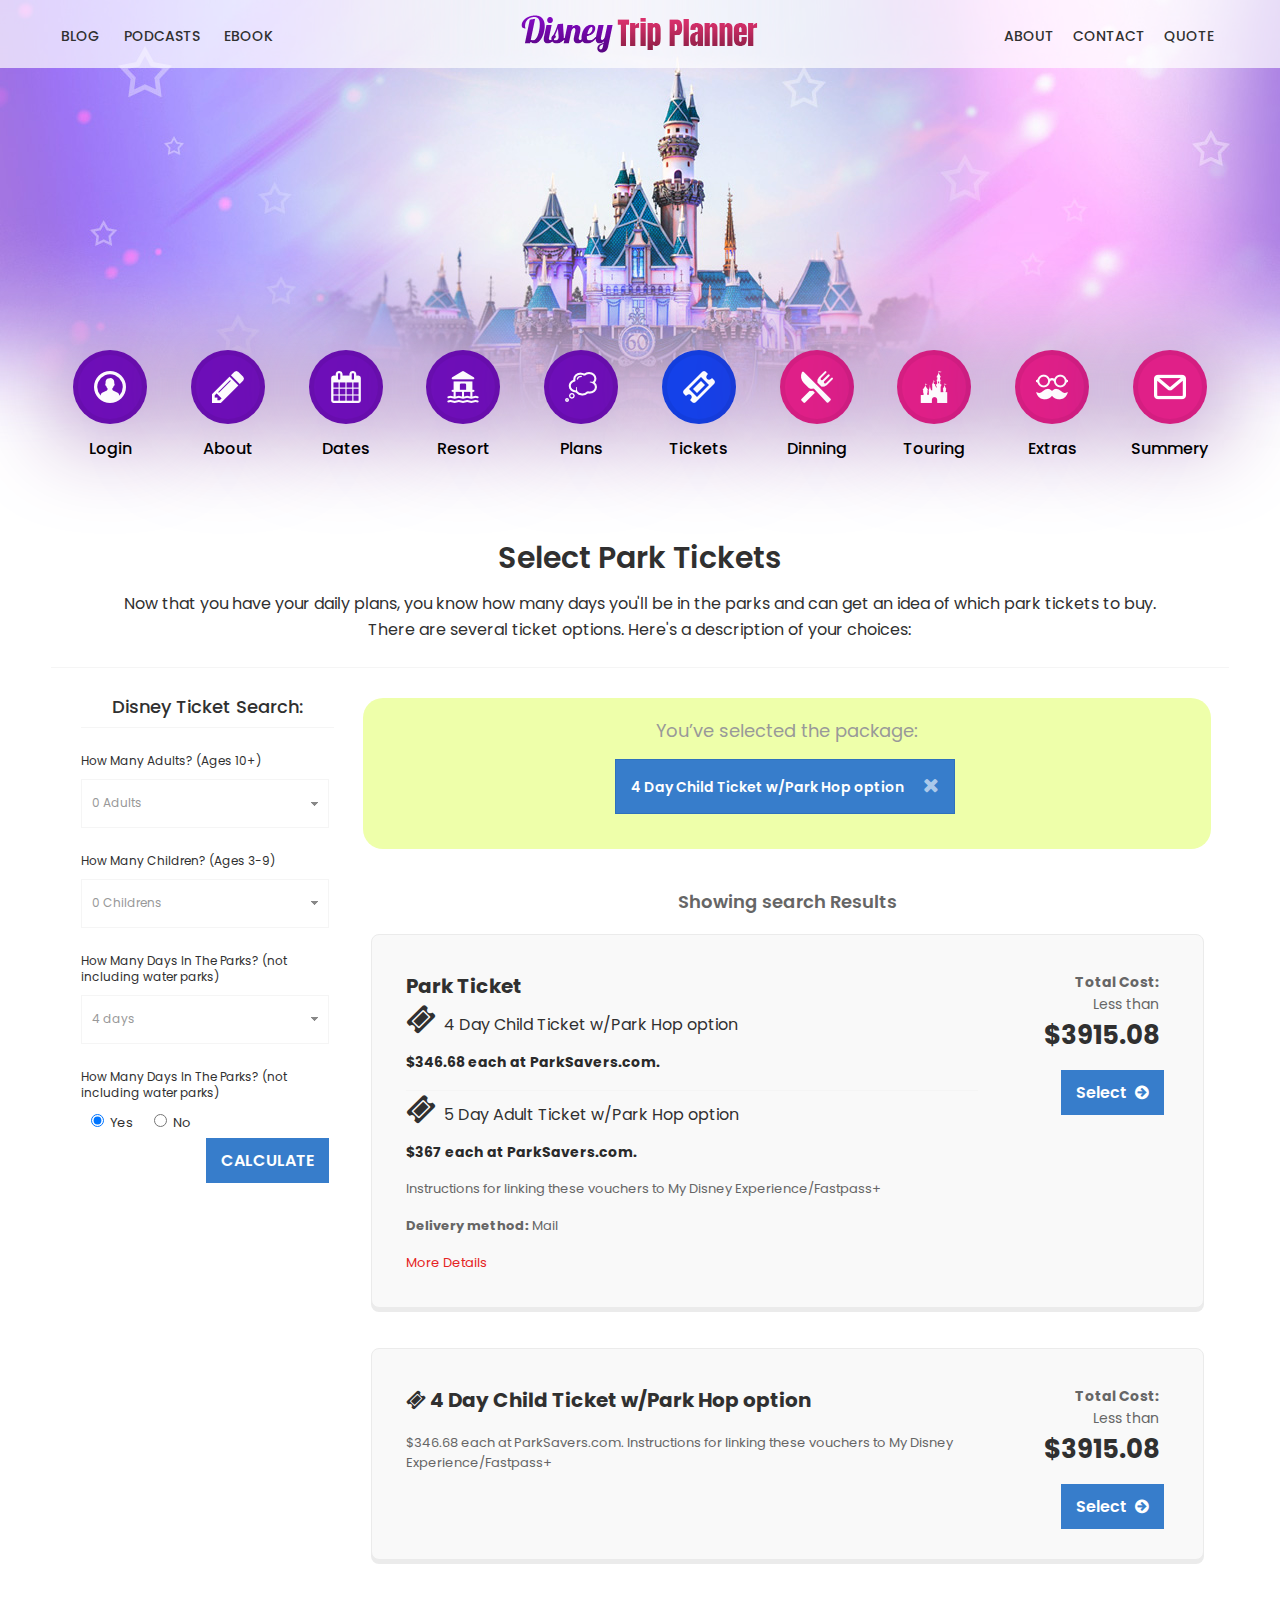
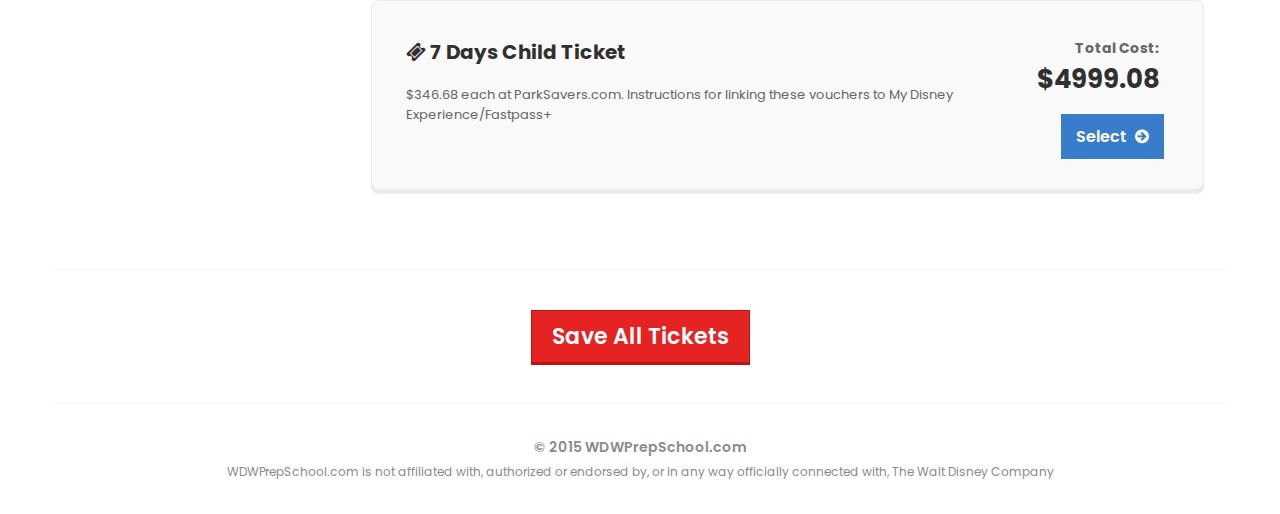
<file: tickets.html>
<!DOCTYPE html PUBLIC "-//W3C//DTD XHTML 1.0 Transitional//EN" "http://www.w3.org/TR/xhtml1/DTD/xhtml1-transitional.dtd">
<html xmlns="http://www.w3.org/1999/xhtml">
<head>
<meta http-equiv="Content-Type" content="text/html; charset=utf-8" />
<title>WDW Trip Planner</title>
<link rel="stylesheet" href="https://maxcdn.bootstrapcdn.com/font-awesome/4.4.0/css/font-awesome.min.css">
<link href="https://fonts.googleapis.com/css?family=Poppins:300,400,500,600,700" rel="stylesheet">
<link href='https://fonts.googleapis.com/css?family=Droid+Serif:400,700' rel='stylesheet' type='text/css'>
<link href="style.css" rel="stylesheet" type="text/css" />
</head>



<body>

<!----********************* NavBar *********************--->

<div class="navbar">
<div class="wrapper">

	<div class="rightNav">
		<ul>
		<li><a href="#">About</a></li>
		<li><a href="#">Contact</a></li>
		<li><a href="#">Quote</a></li>
		</ul>
	</div>

	<div class="midNav">
		<ul>
		<li><a href="#">Blog</a></li>
		<li><a href="#">Podcasts</a></li>
		<li><a href="#">Ebook</a></li>
		</ul>
	</div>
	
	<div class="mobileMenu"><i class="fa fa-bars"></i></div>
	
    <div class="logo"><a href="#"><img src="img/logo.png" alt="WDW" /></a></div>
    
	<div class="clear"></div>

</div>
</div> <!---- NavBar END !! ---->



<!---******************* Steps **********************--->

<div class="step-yellow">
<div class="wrapper">
	<ul>
		<li><a href="index.html"><span class="login loginAct">&nbsp;</span>Login</a></li>
		<li><a href="about.html"><span class="about aboutAct">&nbsp;</span>About</a></li>
		<li><a href="dates.html"><span class="date dateAct">&nbsp;</span>Dates</a></li>
		<li><a href="resort.html"><span class="resort resortAct">&nbsp;</span>Resort</a></li>
		<li><a href="dailyplan.html"><span class="dailyplan dailyplanAct">&nbsp;</span>Plans</a></li>
		<li><a href="tickets.html"><span class="ticket ticketOn">&nbsp;</span>Tickets</a></li>
		<li><a href="dinning.html"><span class="dinning">&nbsp;</span>Dinning</a></li>
		<li><a href="touring.html"><span class="touring">&nbsp;</span>Touring</a></li>
		<li><a href="extras.html"><span class="extra">&nbsp;</span>Extras</a></li>
		<li><a href="summery.html"><span class="summary">&nbsp;</span>Summery</a></li>
		<div class="clear"></div>
	</ul>

</div>
</div><!--- Steps END !! --->


<!---******************* Tickets page **********************--->


<!--- Welcome Text with Toggle Section --->

<div class="wrapper">
	<div class="welcomeText">
    <h1>Select Park Tickets</h1>
    <p class="blurb">Now that you have your daily plans, you know how many days you'll be in the parks and can get an idea of which park tickets to buy. There are several ticket options. Here's a description of your choices:</p>
	</div>
</div>

<!--- Main Page Content --->

<div class="wrapper">
<div class="pageContent">

<!--- Filters --->
	<div class="wdw1o4">
    <div class="searchFilters">
	<h3>Disney Ticket Search:</h3>
    <hr/>
 		
        <p>How Many Adults? (Ages 10+)</p>
        <select class="wdwfull" id="selectmenu">
			<option>Slower</option>
			<option>Slow</option>
			<option selected="selected">0 Adults</option>
			<option>Fast</option>
			<option>Faster</option>
		</select>

        <p>How Many Children? (Ages 3-9)</p>
        <select class="wdwfull" id="selectmenu2">
			<option>Slower</option>
			<option>Slow</option>
			<option selected="selected">0 Childrens</option>
			<option>Fast</option>
			<option>Faster</option>
		</select>

        <p>How Many Days In The Parks? (not including water parks)</p>
         <select class="wdwfull" id="selectmenu3">
			<option>Slower</option>
			<option>Slow</option>
			<option selected="selected">4 days</option>
			<option>Fast</option>
			<option>Faster</option>
		</select>

        <p>How Many Days In The Parks? (not including water parks)</p>
        
	    <div class="wdw1o4"><label><input type="radio" name="RadioGroup1" value="radio" id="RadioGroup1_0" checked="checked" /> Yes</label></div>
	    <div class="wdw1o4"><label><input type="radio" name="RadioGroup1" value="radio" id="RadioGroup1_1" /> No</label></div>
        <div class="clear"></div>
        
        <div class="iconBtnRed">CALCULATE</div>
        <div class="clear"></div>
            
      </div>
    </div>

<!--- Search Result --->
	<div class="wdw3o4">
    <div class="searchResult">
    
     <div class="choiceTagArea">
    <h2>You’ve selected the package:</h2>
    <div class="choiceTags">4 Day Child Ticket w/Park Hop option &nbsp; <i class="fa fa-times"></i></div>
    </div>
    
    <h3>Showing search Results</h3>
    
    	<div class="ticketThumb">
        
    		<div class="wdw3o4">
            	<h1>Park Ticket</h1>
    			<h2><i class="fa fa-ticket"></i>&nbsp; 4 Day Child Ticket w/Park Hop option</h2>
                <p class="ticktPrice">$346.68 each at ParkSavers.com.</p>
                <hr/>
                <h2><i class="fa fa-ticket"></i>&nbsp; 5 Day Adult Ticket w/Park Hop option</h2>
				<p class="ticktPrice">$367 each at ParkSavers.com.</p>
				<p>Instructions for linking these vouchers to My Disney Experience/Fastpass+</p>
                <p><strong>Delivery method:</strong> Mail</p>
				<p><a href="#">More Details</a></p>
    		</div>
            
    		<div class="wdw1o4">
    			<div class="ticketPrice"><strong>Total Cost:</strong><br/>Less than<br/><span class="bigTicketPrice">$3915.08</span></div>
                <div class="iconBtnRed">Select &nbsp;<i class="fa fa-arrow-circle-right"></i></div>
    		</div>
            
    		<div class="clear"></div>
    	</div>
        
        
        <div class="ticketThumb">
        
    		<div class="wdw3o4">
    			<h1><i class="fa fa-ticket"></i> 4 Day Child Ticket w/Park Hop option</h1>
				<p>$346.68 each at ParkSavers.com. Instructions for linking these vouchers to My Disney Experience/Fastpass+</p>
    		</div>
            
    		<div class="wdw1o4">
    			<div class="ticketPrice"><strong>Total Cost:</strong><br/>Less than<br/><span class="bigTicketPrice">$3915.08</span></div>
                <div class="iconBtnRed">Select &nbsp;<i class="fa fa-arrow-circle-right"></i></div>
    		</div>
            
    		<div class="clear"></div>
    	</div>
        
        
        <div class="ticketThumb">
        
    		<div class="wdw3o4">
    			<h1><i class="fa fa-ticket"></i> 7 Days Child Ticket</h1>
				<p>$346.68 each at ParkSavers.com. Instructions for linking these vouchers to My Disney Experience/Fastpass+</p>
    		</div>
            
    		<div class="wdw1o4">
    			<div class="ticketPrice"><strong>Total Cost:</strong><br/><span class="bigTicketPrice">$4999.08</span></div>
                <div class="iconBtnRed">Select &nbsp;<i class="fa fa-arrow-circle-right"></i></div>
    		</div>
            
    		<div class="clear"></div>
    	</div>
        
    

    </div>
    </div>
    
<div class="clear"></div>

<hr/>
<div class="RedButton"><a href="#">Save All Tickets</a></div>

</div>
</div>





<!----------- Footer -------------------->
<div class="wrapper">
<div class="footer">
<p class="copyright">&copy; 2015 WDWPrepSchool.com</p>
<p>WDWPrepSchool.com is not affiliated with, authorized or endorsed by, or in any way officially connected with, The Walt Disney Company</p>
</div>
</div>

<!----------- Footer END !! ----->

<script src="js/jquery.js"></script>
<script src="js/jquery-ui.js"></script>
<script>

$( "#accordion" ).accordion();



var availableTags = [
	"ActionScript",
	"AppleScript",
	"Asp",
	"BASIC",
	"C",
	"C++",
	"Clojure",
	"COBOL",
	"ColdFusion",
	"Erlang",
	"Fortran",
	"Groovy",
	"Haskell",
	"Java",
	"JavaScript",
	"Lisp",
	"Perl",
	"PHP",
	"Python",
	"Ruby",
	"Scala",
	"Scheme"
];
$( "#autocomplete" ).autocomplete({
	source: availableTags
});



$( "#button" ).button();
$( "#radioset" ).buttonset();



$( "#tabs" ).tabs();



$( "#dialog" ).dialog({
	autoOpen: false,
	width: 400,
	buttons: [
		{
			text: "Ok",
			click: function() {
				$( this ).dialog( "close" );
			}
		},
		{
			text: "Cancel",
			click: function() {
				$( this ).dialog( "close" );
			}
		}
	]
});

// Link to open the dialog
$( "#dialog-link" ).click(function( event ) {
	$( "#dialog" ).dialog( "open" );
	event.preventDefault();
});



$( "#datepicker" ).datepicker({
	inline: true
});



$( "#slider" ).slider({
	range: true,
	values: [ 17, 67 ]
});
$( "#slider1" ).slider({
	range: true,
	values: [ 17, 67 ]
});



$( "#progressbar" ).progressbar({
	value: 20
});



$( "#spinner" ).spinner();



$( "#menu" ).menu();



$( "#tooltip" ).tooltip();



$( "#selectmenu" ).selectmenu();
$( "#selectmenu2" ).selectmenu();
$( "#selectmenu3" ).selectmenu();

// Hover states on the static widgets
$( "#dialog-link, #icons li" ).hover(
	function() {
		$( this ).addClass( "ui-state-hover" );
	},
	function() {
		$( this ).removeClass( "ui-state-hover" );
	}
);
</script>
</body>
</html>
</file>
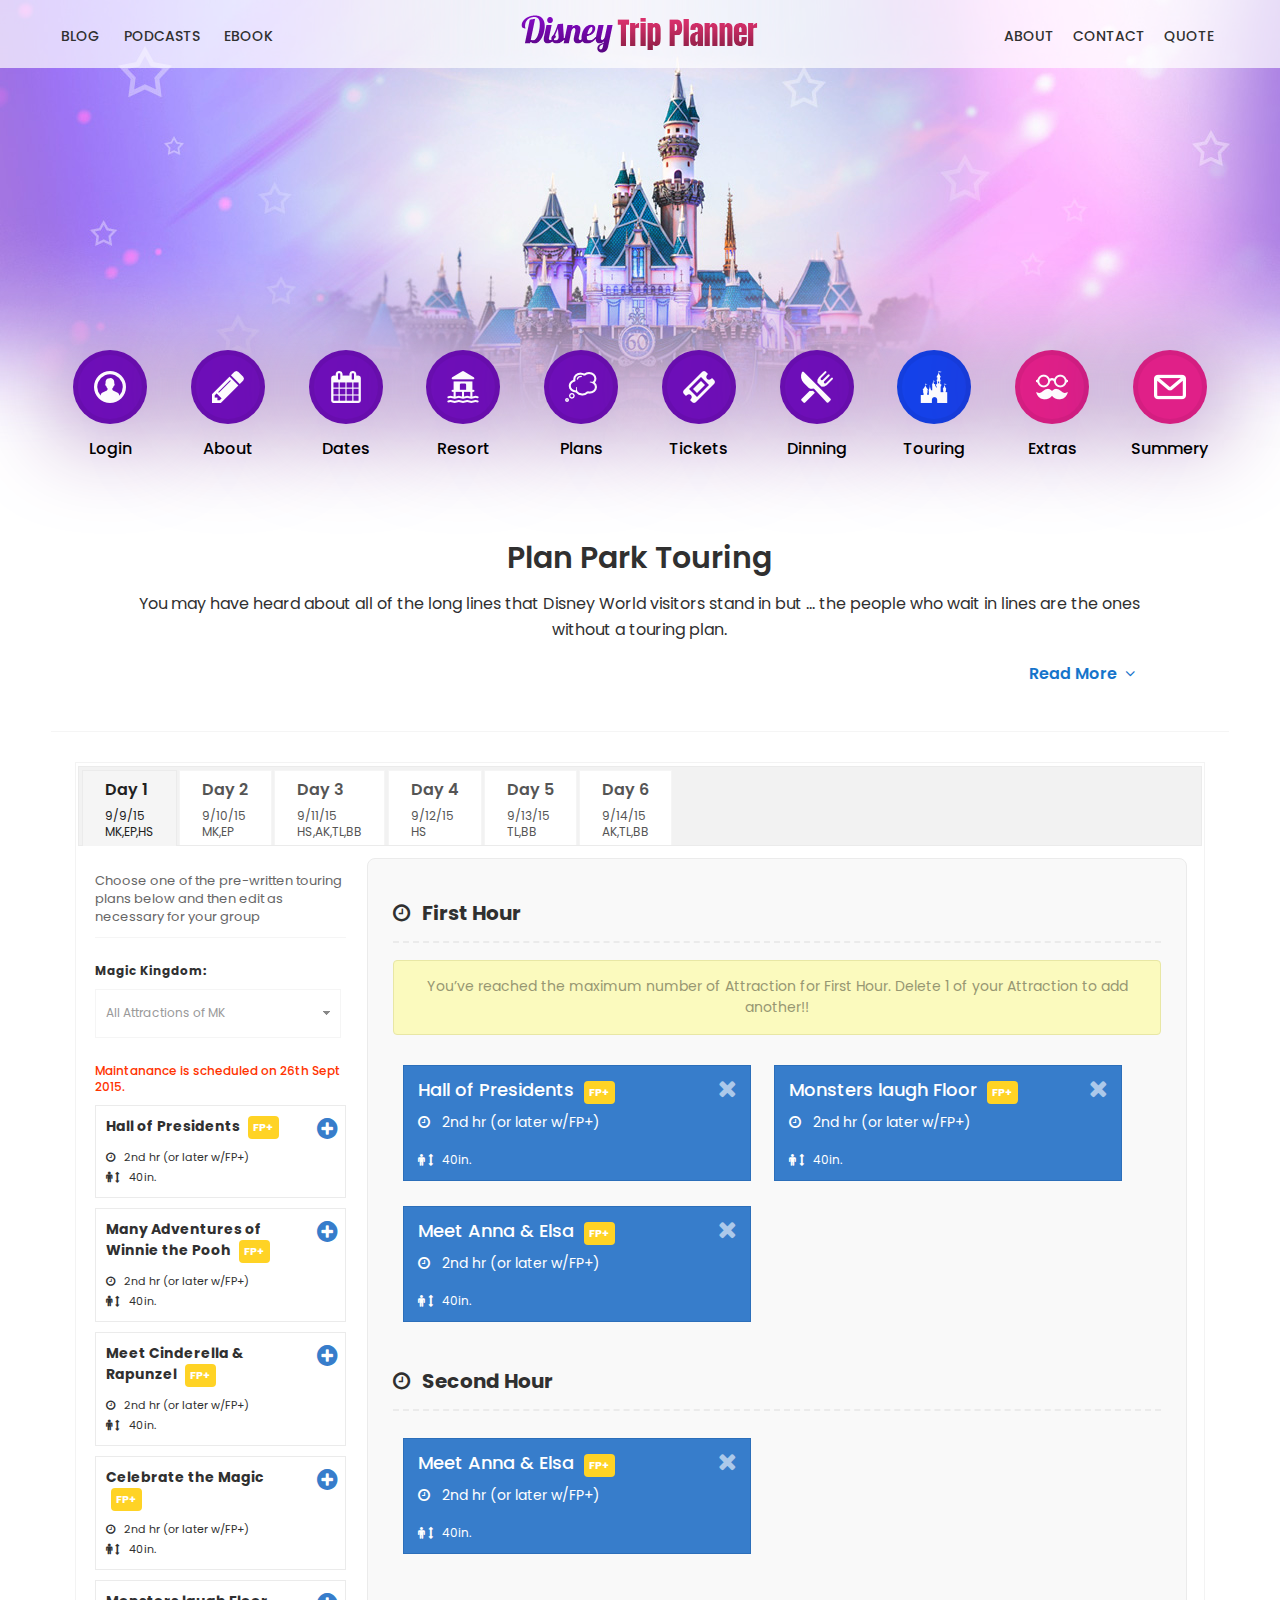
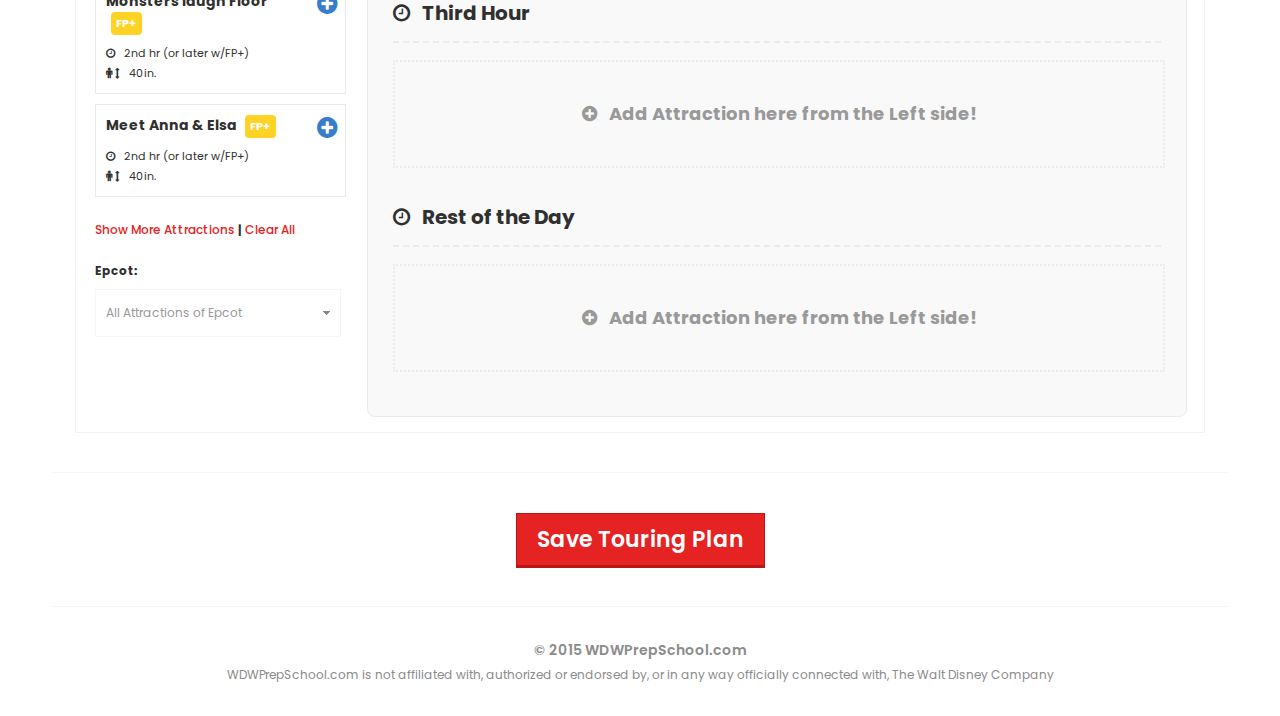
<file: touring.html>
<!DOCTYPE html PUBLIC "-//W3C//DTD XHTML 1.0 Transitional//EN" "http://www.w3.org/TR/xhtml1/DTD/xhtml1-transitional.dtd">
<html xmlns="http://www.w3.org/1999/xhtml">
<head>
<meta http-equiv="Content-Type" content="text/html; charset=utf-8" />
<title>WDW Trip Planner</title>
<link rel="stylesheet" href="https://maxcdn.bootstrapcdn.com/font-awesome/4.4.0/css/font-awesome.min.css">
<link href="https://fonts.googleapis.com/css?family=Poppins:300,400,500,600,700" rel="stylesheet">
<link href='https://fonts.googleapis.com/css?family=Droid+Serif:400,700' rel='stylesheet' type='text/css'>
<link href="style.css" rel="stylesheet" type="text/css" />
</head>



<body>

<!----********************* NavBar *********************--->

<div class="navbar">
<div class="wrapper">

	<div class="rightNav">
		<ul>
		<li><a href="#">About</a></li>
		<li><a href="#">Contact</a></li>
		<li><a href="#">Quote</a></li>
		</ul>
	</div>

	<div class="midNav">
		<ul>
		<li><a href="#">Blog</a></li>
		<li><a href="#">Podcasts</a></li>
		<li><a href="#">Ebook</a></li>
		</ul>
	</div>
	
	<div class="mobileMenu"><i class="fa fa-bars"></i></div>
	
    <div class="logo"><a href="#"><img src="img/logo.png" alt="WDW" /></a></div>
    
	<div class="clear"></div>

</div>
</div> <!---- NavBar END !! ---->



<!---******************* Steps **********************--->

<div class="step-yellow">
<div class="wrapper">
	<ul>
		<li><a href="index.html"><span class="login loginAct">&nbsp;</span>Login</a></li>
		<li><a href="about.html"><span class="about aboutAct">&nbsp;</span>About</a></li>
		<li><a href="dates.html"><span class="date dateAct">&nbsp;</span>Dates</a></li>
		<li><a href="resort.html"><span class="resort resortAct">&nbsp;</span>Resort</a></li>
		<li><a href="dailyplan.html"><span class="dailyplan dailyplanAct">&nbsp;</span>Plans</a></li>
		<li><a href="tickets.html"><span class="ticket ticketAct">&nbsp;</span>Tickets</a></li>
		<li><a href="dinning.html"><span class="dinning dinningAct">&nbsp;</span>Dinning</a></li>
		<li><a href="touring.html"><span class="touring touringOn">&nbsp;</span>Touring</a></li>
		<li><a href="extras.html"><span class="extra">&nbsp;</span>Extras</a></li>
		<li><a href="summery.html"><span class="summary">&nbsp;</span>Summery</a></li>
		<div class="clear"></div>
	</ul>

</div>
</div><!--- Steps END !! --->

<!---******************* Touring page **********************--->

<!--- Welcome Text with Toggle Section --->
<div class="wrapper">
	<div class="welcomeText">
    <h1>Plan Park Touring</h1>
    <p class="blurb">You may have heard about all of the long lines that Disney World visitors stand in but ... the people who wait in lines are the ones without a touring plan.</p>
    <article>
<input type="checkbox" id="read_more" role="button" class="read">
<label for="read_more" onclick=""><span>Read More &nbsp;<i class="fa fa-angle-down"></i></span><span>Hide This &nbsp;<i class="fa fa-angle-up"></i></span></label>
<section>
<p><strong>What is a touring plan?</strong></p>
<p>It's a list of rides. ordered in a way that allows you to ride when most people are doing something else.</p>
<p>But isn't that rigid and take the spontaneous fun out of a vacation? Waiting in lines isn't my idea of a good time. but you mostly need to just focus on having a plan in the morning and then you can easily be spontaneous after lunch.</p>
<p>In order to effectively use touring plans. you will need to be sure to show up before the parks open (ideally about 30 minutes before the official park opening) and then follow a plan until about lunchtime. By that lime. the crowds will have arrived and the lines will be pretty long on the rides that you already rode. Below. there are links to sample touring plans for each park. Look through those and create plans for your trip.</p>
<p><strong>What if you don't plan to wake up early?</strong></p>
<p> I've also included custom maps for each park which tell you the best limes to ride each ride. People arriving late will want to make good use of FastPasses. </p>
<p><strong>What are FastPasses?</strong></p>
<p> Simply put. FastPasses are reservations you can get to visit Disney World attractions at a specific time without wailing in the normal line. They are free to all guests. </p>
<p>Disney's FastPass system is called FastPass+ (FastPass Plus) and it is a digital system that allows you to make 3 FastPass+ reservations in 1 park each day. </p>
<p><strong>How FastPass+ works for on-site guests.</strong> On-site guests use MagicBands during their Disney World trips which are RFID-enabled bracelets that allow you to do things like board the Magical Express bus at the airport. get into your hotel rooms. get into the parks. pay for things and to use FastPass+.</p>
<p>If you are staying on-site. you will want to customize and order your MagicBands ahead of time by logging in to the MyDisneyExperience.com website. clicking on Personalize MagicBands" and then choosing the colors and names you'd like for your group. Your MagicBands will be shipped about a month before your trip. If you don't do this step online. you will automatically be given grey MagicBands when you check in at your resort. Another thing that you should do while you're in you're My Disney Experience (MDE) account is to make FastPass+ reservations which you can do up to 60 days beforehand. I have suggestions for which attractions to book in a section below.</p>
<p><strong>How FastPass+ works for off-site guests.</strong> Off-site guests will enter the theme parks using their park ticket which is RFID-enabled. just like the MagicBands that on-site guests use. You will scan it to get in the park and also scan it to use the FastPass+ system. </p>
<p>In order to make FastPass+ reservations. off-site guests will need to visit a kiosk in the parks and make 3 FastPass+ reservations. These kiosks are located all over each park and are noted on the custom maps. </p>
<p>In general. the kiosks closest to the front of the park will be the busiest at park opening so visiting a kiosk further away should have shorter lines and allow you to make FP+ reservations more quckly. </p>
<p>The kiosks do not give you a printout of your reservations so you will need to email it to yourself from the kiosk. take a picture of the screen. write it down or you can view (but not edit) the info in the My Disney Experience app where you can set up your info (including the members of your group) ahead of time.</p>
<p>Only 1 person has to go to the kiosks to get the reservations for your group but that person should be carrying all of the park tickets to scan. Having everyone linked in the My Disney Experience should be helpful. </p>
<p><strong>FastPass+ options.</strong></p>
<p>Most attractions offer a FastPass+ option but some are more important than others. Below. you'll see the options for each park. The items noted with a superscript 1 (1) are the first priority attractions I recommend getting a FastPass+ reservation for. Superscript 2(2) means second priority. Everything else is not recommended for FastPass+.</p>
<p><strong>Magic Kingdom</strong> — I recommend spending 2 days here during your trip if you can because there are so many attractions. </p>
<p>FastPass+ options at Magic Kingdom are:</p>
<ul>
<li>Fantasyland — Barnstormer2. Dumbo. Enchanted Tales with Benet It's a Small World2. Mad Tea Party. Many Adventures of Winnie the Pooh2. Meet Ariel at her Grotto2. Meet Cinderella at Princess Fairytale Ha112. Meet Rapunzel at Princess Fairytale Hal11. PhilharMagic. Peter Pan's Flight1. Under the Sea —Journey of the Little Mermaid2</li>
<li>Tomorrowland — Buzz Lightyear's Space Ranger Spin2. Monsters Inc. Laugh Floor. Space Mountaint Tomorrowland Speedway2</li>
<li>Frontierland — Splash Mountaint Big Thunder Mountain Railroadl</li>
<li>Adventureland — Pirates of the Caribbean2. Jungle Cruise2. Magic Carpets of Aladdin</li>
<li>Liberty Square — Haunted Mansion2</li>
<li>Main Street. U.S.A. — Meet Mickey at Town Square Theater</li>
<li>Fireworks and parades — Main Street Electrical Parade. Wishes (these are not always offered and when they are. they don't become available until about 30 days beforehand)</li>
</ul>
<p><strong>Epcot</strong> - The FastPass+ system at Epcot uses tiers which means you can only choose 1 FastPass+ option from the top tier and then you'll choose 2 from the second tier. Below. you'll see the tiers. Superscripts next to the names indicate the ones I think are important.</p>
<ul>
<li>Tier 1 options - Soarin'l. Test Track1. Maelstrom2. IllumiNations: Reflections of Earth. Character Spot</li>
<li>Tier 2 options - Mission: Space1. Turtle Talk with Crush1. Spaceship Earth2. Captain EO. Journey into Imagination with Figment. Living with the Land. The Seas with Nemo &amp; Friends</li>
</ul>
<p><strong>Hollywood Studios</strong> — Like Epcot. this park also uses tiers.</p>
<ul>
<li>Tier 1 - Toy Story Midway Manial. Rock 'n' Roller Coasterl. Fantasmic!. Beauty and the Beast — Live on Stage</li>
<li>Tier 2 - Tower of Tendril. Star Tours1. The Great Movie Ride1. Voyage of the Little Mermaid2. The American Idol Experience. MuppetVision 3D. Disney Junior — Live on Stage. Indiana Jones Epic Stunt Spectacular!. Lights, Motors, Action! Extreme Stunt Show</li>
</ul>
<p><strong>Animal Kingdom</strong> — this park does not use tiers so you can choose whichever 3 FastPass+ options you'd like. </p>
<p>The options are: Expedition Everest1. Kilimanjaro Safarist Kali River Rapids2. DINOSAUR2. Primeval Whirl2. Finding Nemo — The Musical2. It's Tough to Be a Bug. Mickey's Jammin' Jungle Parade (not always available). Meet Favorite Disney Pals at Adventurers Outpost</p>
<p>The sample touring plans below incorporate FastPass+. Choose ones that fit your group the best and then modify to fit your needs. </p>
</section>
</article>
</div>
</div>

<!--- Main Page Content --->

<div class="wrapper">
<div class="pageContent">

<!--- Search Result --->
	<div class="wdwall">
    <div class="searchResult">
    
    <div id="tabs">
		<ul>
		<li><a href="#tabs-1"><div class="dayTabs"><h2>Day 1</h2>9/9/15<br/>MK,EP,HS</div></a></li>
		<li><a href="#tabs-2"><div class="dayTabs"><h2>Day 2</h2>9/10/15<br/>MK,EP</div></a></li>
		<li><a href="#tabs-3"><div class="dayTabs"><h2>Day 3</h2>9/11/15<br/>HS,AK,TL,BB</div></a></li>
        <li><a href="#tabs-4"><div class="dayTabs"><h2>Day 4</h2>9/12/15<br/>HS</div></a></li>
        <li><a href="#tabs-5"><div class="dayTabs"><h2>Day 5</h2>9/13/15<br/>TL,BB</div></a></li>
        <li><a href="#tabs-6"><div class="dayTabs"><h2>Day 6</h2>9/14/15<br/>AK,TL,BB</div></a></li>
		</ul>
    
	<div id="tabs-1">
    	
        <!--- Filters --->
        
		<div class="wdw1o4">
        	<div class="tourPlans">
            <h3>Choose one of the pre-written touring plans below and then edit as necessary for your group</h3>
            <hr/>
            
            <p>Magic Kingdom:</p>
        	<select class="wdwfull" id="selectmenu">
			<option>Slower</option>
			<option>Slow</option>
			<option selected="selected">All Attractions of MK</option>
			<option>Fast</option>
			<option>Faster</option>
			</select>
            <p class="warningNote">Maintanance is scheduled on 26th Sept 2015.</p>
            
            
            <ul class="tourLists">
            
            <li>
            <div class="addTour"><i class="fa fa-plus-circle"></i></div>
            <div class="tourTitle">
            <h1>Hall of Presidents <div class="tourFP">FP+</div></h1>
            <span class="tourTime"><i class="fa fa-clock-o"></i> &nbsp; 2nd hr (or later w/FP+)</span>
            <br/>
            <span class="tourHeight"><i class="fa fa-male"></i> <i class="fa fa-arrows-v"></i> &nbsp; 40in.</span>
            </div>
            <div class="clear"></div>
            </li>
            
            <li>
            <div class="addTour"><i class="fa fa-plus-circle"></i></div>
            <div class="tourTitle">
            <h1>Many Adventures of Winnie the Pooh <div class="tourFP">FP+</div></h1>
            <span class="tourTime"><i class="fa fa-clock-o"></i> &nbsp; 2nd hr (or later w/FP+)</span>
            <br/>
            <span class="tourHeight"><i class="fa fa-male"></i> <i class="fa fa-arrows-v"></i> &nbsp; 40in.</span>
            </div>
            <div class="clear"></div>
            </li>
            
            <li>
            <div class="addTour"><i class="fa fa-plus-circle"></i></div>
            <div class="tourTitle">
            <h1>Meet Cinderella &amp; Rapunzel <div class="tourFP">FP+</div></h1>
            <span class="tourTime"><i class="fa fa-clock-o"></i> &nbsp; 2nd hr (or later w/FP+)</span>
            <br/>
            <span class="tourHeight"><i class="fa fa-male"></i> <i class="fa fa-arrows-v"></i> &nbsp; 40in.</span>
            </div>
            <div class="clear"></div>
            </li>
            
            <li>
            <div class="addTour"><i class="fa fa-plus-circle"></i></div>
            <div class="tourTitle">
            <h1>Celebrate the Magic <div class="tourFP">FP+</div></h1>
            <span class="tourTime"><i class="fa fa-clock-o"></i> &nbsp; 2nd hr (or later w/FP+)</span>
            <br/>
            <span class="tourHeight"><i class="fa fa-male"></i> <i class="fa fa-arrows-v"></i> &nbsp; 40in.</span>
            </div>
            <div class="clear"></div>
            </li>
            
            <li>
            <div class="addTour"><i class="fa fa-plus-circle"></i></div>
            <div class="tourTitle">
            <h1>Monsters laugh Floor <div class="tourFP">FP+</div></h1>
            <span class="tourTime"><i class="fa fa-clock-o"></i> &nbsp; 2nd hr (or later w/FP+)</span>
            <br/>
            <span class="tourHeight"><i class="fa fa-male"></i> <i class="fa fa-arrows-v"></i> &nbsp; 40in.</span>
            </div>
            <div class="clear"></div>
            </li>
            
            <li>
            <div class="addTour"><i class="fa fa-plus-circle"></i></div>
            <div class="tourTitle">
            <h1>Meet Anna &amp; Elsa <div class="tourFP">FP+</div></h1>
            <span class="tourTime"><i class="fa fa-clock-o"></i> &nbsp; 2nd hr (or later w/FP+)</span>
            <br/>
            <span class="tourHeight"><i class="fa fa-male"></i> <i class="fa fa-arrows-v"></i> &nbsp; 40in.</span>
            </div>
            <div class="clear"></div>
            </li>
            
            
            </ul>
            
            <p><a href="#">Show More Attractions</a> | <a href="#">Clear All</a></p>
            
            <p>Epcot:</p>
        	<select class="wdwfull" id="selectmenu2">
			<option>Slower</option>
			<option>Slow</option>
			<option selected="selected">All Attractions of Epcot</option>
			<option>Fast</option>
			<option>Faster</option>
			</select>
            
            </div>
        </div>
        
        
    	<div class="wdw3o4">
        <div class="DailyTouring">
        <div class="touringHours">
        <h2><i class="fa fa-clock-o"></i> &nbsp; First Hour</h2>
        
        <div class="note">You’ve reached the maximum number of Attraction for First Hour. Delete 1 of your Attraction to add another!!</div>
        
        <ul class="tourListsAdded">
            
            <li>
            <div class="addTour"><i class="fa fa-times"></i></div>
            <div class="tourTitle">
            <h1>Hall of Presidents <div class="tourFP">FP+</div></h1>
            <span class="tourTime"><i class="fa fa-clock-o"></i> &nbsp; 2nd hr (or later w/FP+)</span>
            <br/>
            <span class="tourHeight"><i class="fa fa-male"></i> <i class="fa fa-arrows-v"></i> &nbsp; 40in.</span>
            </div>
            <div class="clear"></div>
            </li>
        	
            
            <li>
            <div class="addTour"><i class="fa fa-times"></i></div>
            <div class="tourTitle">
            <h1>Monsters laugh Floor <div class="tourFP">FP+</div></h1>
            <span class="tourTime"><i class="fa fa-clock-o"></i> &nbsp; 2nd hr (or later w/FP+)</span>
            <br/>
            <span class="tourHeight"><i class="fa fa-male"></i> <i class="fa fa-arrows-v"></i> &nbsp; 40in.</span>
            </div>
            <div class="clear"></div>
            </li>
            
            <li>
            <div class="addTour"><i class="fa fa-times"></i></div>
            <div class="tourTitle">
            <h1>Meet Anna &amp; Elsa <div class="tourFP">FP+</div></h1>
            <span class="tourTime"><i class="fa fa-clock-o"></i> &nbsp; 2nd hr (or later w/FP+)</span>
            <br/>
            <span class="tourHeight"><i class="fa fa-male"></i> <i class="fa fa-arrows-v"></i> &nbsp; 40in.</span>
            </div>
            <div class="clear"></div>
            </li>
        </ul>   
        
		</div>
        
        <div class="touringHours">
        <h2><i class="fa fa-clock-o"></i> &nbsp; Second Hour</h2>
        
        
        <ul class="tourListsAdded">
         <li>
            <div class="addTour"><i class="fa fa-times"></i></div>
            <div class="tourTitle">
            <h1>Meet Anna &amp; Elsa <div class="tourFP">FP+</div></h1>
            <span class="tourTime"><i class="fa fa-clock-o"></i> &nbsp; 2nd hr (or later w/FP+)</span>
            <br/>
            <span class="tourHeight"><i class="fa fa-male"></i> <i class="fa fa-arrows-v"></i> &nbsp; 40in.</span>
            </div>
            <div class="clear"></div>
            </li>
        </ul>
        
        </div>
        
        <div class="touringHours">
        <h2><i class="fa fa-clock-o"></i> &nbsp; Third Hour</h2>
        
        <div class="blankHour"><i class="fa fa-plus-circle"></i> &nbsp; Add Attraction here from the Left side!</div>
        
        </div>
        
        <div class="touringHours">
        <h2><i class="fa fa-clock-o"></i> &nbsp; Rest of the Day</h2>
        <div class="blankHour"><i class="fa fa-plus-circle"></i> &nbsp; Add Attraction here from the Left side!</div>
        </div>
        </div>
        </div>
    
   		
        
    	<div class="clear"></div>
	</div> 
    
	<div id="tabs-2">No data Available.</div>
	<div id="tabs-3">No data Available.</div>
    <div id="tabs-4">No data Available.</div>
    <div id="tabs-5">No data Available.</div>
    <div id="tabs-6">No data Available.</div>
	</div>

    <div class="clear"></div>
    </div>
    </div>
    
<div class="clear"></div>

<hr/>
<div class="RedButton"><a href="#">Save Touring Plan</a></div>

</div>
</div>





<!----------- Footer -------------------->
<div class="wrapper">
<div class="footer">
<p class="copyright">&copy; 2015 WDWPrepSchool.com</p>
<p>WDWPrepSchool.com is not affiliated with, authorized or endorsed by, or in any way officially connected with, The Walt Disney Company</p>
</div>
</div>

<!----------- Footer END !! ----->

<script src="js/jquery.js"></script>
<script src="js/jquery-ui.js"></script>
<script>

$( "#accordion" ).accordion();



var availableTags = [
	"ActionScript",
	"AppleScript",
	"Asp",
	"BASIC",
	"C",
	"C++",
	"Clojure",
	"COBOL",
	"ColdFusion",
	"Erlang",
	"Fortran",
	"Groovy",
	"Haskell",
	"Java",
	"JavaScript",
	"Lisp",
	"Perl",
	"PHP",
	"Python",
	"Ruby",
	"Scala",
	"Scheme"
];
$( "#autocomplete" ).autocomplete({
	source: availableTags
});



$( "#button" ).button();
$( "#radioset" ).buttonset();



$( "#tabs" ).tabs();



$( "#dialog" ).dialog({
	autoOpen: false,
	width: 400,
	buttons: [
		{
			text: "Ok",
			click: function() {
				$( this ).dialog( "close" );
			}
		},
		{
			text: "Cancel",
			click: function() {
				$( this ).dialog( "close" );
			}
		}
	]
});

// Link to open the dialog
$( "#dialog-link" ).click(function( event ) {
	$( "#dialog" ).dialog( "open" );
	event.preventDefault();
});



$( "#datepicker" ).datepicker({
	inline: true
});



$( "#slider" ).slider({
	range: true,
	values: [ 17, 67 ]
});
$( "#slider1" ).slider({
	range: true,
	values: [ 17, 67 ]
});



$( "#progressbar" ).progressbar({
	value: 20
});



$( "#spinner" ).spinner();



$( "#menu" ).menu();



$( "#tooltip" ).tooltip();



$( "#selectmenu" ).selectmenu();
$( "#selectmenu2" ).selectmenu();
$( "#selectmenu3" ).selectmenu();

// Hover states on the static widgets
$( "#dialog-link, #icons li" ).hover(
	function() {
		$( this ).addClass( "ui-state-hover" );
	},
	function() {
		$( this ).removeClass( "ui-state-hover" );
	}
);
</script>
</body>
</html>
</file>
<file: style.css>
/*--------------------- General-----------------*/

body{ margin:0; padding:0; background:#ffffff url(img/disney.jpg) top center fixed no-repeat; color:#303030; font-family: 'Poppins', sans-serif;}
a{ text-decoration:none; transition: all 0.5s ease; color:#e52323;}
a:hover{ color:#999999;}

hr{ width:100%; clear:both; display:block; height:1px; border:none; border-bottom:1px solid #f5f5f5;}
.clear{clear:both;}


/* Custom Scrollbar */

::-webkit-scrollbar {   width: 3px !important;}
::-webkit-scrollbar-track {  -webkit-box-shadow: inset 0 0 2px rgba(0,0,0,0.2); }
::-webkit-scrollbar-thumb {    background:#ebebeb;    -webkit-box-shadow: inset 0 0 6px rgba(0,0,0,0.3); }
::-webkit-scrollbar-thumb:window-inactive {	background:#cccccc; }

/*--------------------- Layouts & Grids -----------------*/

.wrapper{ width:92%; margin:0 auto;}
.wdwfull{ width:98%; margin:0 auto;}
.wdw1o2{ width:50%; float:left;}
.wdw1o3{ width:33.33%; float:left;}
.wdw2o3{width:66.66%; float:left;}
.wdw1o4{width:25%; float:left;}
.wdw3o4{width:75%; float:left;}

.boxSpace{ width:90%; padding:20px 5%;}

/*---------------------- I Frame Screen ---------------------------*/

#appload{ display:block;}
.appScreen{ width:100%; height:auto;}
.appScreen iframe{ width:100%; height:100vh !important;}


/*---------------------- Typography ---------------------------*/

h1{font-size:30px; padding:10px 0; margin:0px;}
h2{font-size:22px; line-height:26px; font-weight:400;}
h3{font-size:18px; line-height:25px; font-weight:700;}
p{ font-size:14px; line-height:1.6em; margin-bottom:20px; padding:0;}
p.blurb{ font-size:16px; line-height:1.6em; margin:10px 0 20px 0; padding:0; text-align:center;}
p.tips{ color:#999999; font-size:13px; font-style:italic; margin-left:20px;}

p.warningNote{ color:#FF3300; margin:5px 0; padding:0; font-size:14px; font-weight:500 !important;}

.note{ clear:both; font-size:14px; margin-bottom: 20px; color:#979772; padding:2%; background:#fbfabe; border:1px solid #e8e7a5; text-align:center; -webkit-border-radius:4px;  -moz-border-radius:4px;  border-radius:4px;}
.noteWarning{ clear:both; font-size:14px; margin-bottom: 20px; color:#873a3a; padding:2%; background:#f7d3d3; border:1px solid #eaafaf; text-align:center; -webkit-border-radius:4px;  -moz-border-radius:4px;  border-radius:4px;}

/*--------------------- Web UI Elements -----------------*/

input[type="text"],input[type=email],input[type=password] {font-family: 'Poppins', sans-serif; width:90%; display:block; margin:5px 0; padding:12px 5%; background:#ffffff; border:1px solid #f1f1f1; font-size:14px; color:#ebebeb;}
input:focus {  outline: none;}
label{ font-size:13px; margin:5px; vertical-align:middle;}
select{font-family: 'Poppins', sans-serif; width:90%; display:block; margin:5px 0; padding:12px 5%; background:#ffffff; border:1px solid #f1f1f1; font-size:14px; color:#ebebeb;}

.RedButton{ text-align:center; margin:50px 0;}
.RedButton a{ font-size:22px; font-weight:600; color:#FFFFFF; background:#e52323; border:1px solid #bb1515;  -webkit-box-shadow: 0px 2px 0px 0px #bb1515; -moz-box-shadow:0px 2px 0px 0px #bb1515; box-shadow:0px 2px 0px 0px #bb1515; padding:10px 20px; text-align:center; }
.RedButton a:hover{ background:#bb1515;}
 
.iconBtn{  transition: all 0.2s ease; float:right; display:block; width:24px; height:24px; text-align:center; padding:12px; background:#535353; color:#ffffff; margin:5px; -webkit-border-radius:50%;  -moz-border-radius:50%;  border-radius:50%; cursor:pointer;}
.iconBtn:hover{background:#1674cb;}
.iconBtn .fa{ font-size:24px; line-height:24px; vertical-align:middle;}

.iconBtnRed{  transition: all 0.5s ease; float:right; display:inline-block; color:#ffffff; padding:10px 15px; background:#377dcb; margin:5px; cursor:pointer; font-size:16px; font-weight:600;}
.iconBtnRed:hover{background:#303030;}

input[type=checkbox].stylocheck{ display:none; margin:5px 0;}
input[type=checkbox] + label { display:inline-block; font-size:16px; font-weight:400; color: #676767;  background:url(img/check.png) center left no-repeat; height:26px; padding:5px 0 5px 40px; margin-bottom:5px;} 
input[type=checkbox]:checked + label {  color: #3b3b3b;  background:url(img/checked.png) center left no-repeat; font-weight:500;} 

/*--------------------- NavBar -----------------*/

.navbar{ width:100%; padding:15px 0; position:absolute; background:rgba(255,255,255,0.7)}
.logo{ width:250px; height:auto;  margin:0 auto;}
.logo img{ width:100%; height:auto;}

.midNav{ float:left; width:30%; padding-top:8px;}
.midNav ul{ margin:0; padding:0;}
.midNav ul li{ list-style-type:none; display:inline; font-size:14px; margin:0 10px; text-transform:uppercase;}
.midNav ul li a{ color:#303030; font-weight:500;}
.midNav ul li a:hover{ color:#dddddd;}

.rightNav{ width:30%; float:right; text-align:right; padding-top:8px;}
.rightNav ul{ margin:0; padding:0;}
.rightNav ul li{ list-style-type:none; display:inline; font-size:14px; margin-right:15px;  text-transform:uppercase;}
.rightNav ul li a{ color:#303030; font-weight:500;}
.rightNav ul li a:hover{ color:#dddddd;}


/*===== Steps ====*/
.step-yellow{ width:100%; height:100px; padding-top:350px; margin-bottom:50px; }
.step-yellow ul{ margin:0; padding:0;}
.step-yellow ul li{ width:10%; list-style-type:none; display:inline; float:left; font-size:16px; text-align:center;}
.step-yellow ul li a{ color:#000000; font-weight:500;}
.step-yellow ul li a:hover{ color:#c21774;}
.step-yellow ul li span{ display:block; width:40px; height:40px; padding:12px; margin:0px auto 12px auto; -webkit-border-radius:50%;  -moz-border-radius:50%;  border-radius:50%; box-shadow:0 0 100px #5f1386; border:5px solid rgba(0,0,0,0.05)}

/*===== Icons ====*/
.login{background:#e02088 url(img/icons/login.png) center center no-repeat;}
.about{background:#e02088 url(img/icons/about.png) center center no-repeat;}
.date{background:#e02088 url(img/icons/dates.png) center center no-repeat;}
.resort{background:#e02088 url(img/icons/resort.png) center center no-repeat;}
.dailyplan{background:#e02088 url(img/icons/dailyplan.png) center center no-repeat;}
.ticket{background:#e02088 url(img/icons/ticket.png) center center no-repeat;}
.dinning{background:#e02088 url(img/icons/dinning.png) center center no-repeat;}
.touring{background:#e02088 url(img/icons/touring.png) center center no-repeat;}
.extra{background:#e02088 url(img/icons/extra.png) center center no-repeat;}
.summary{background:#e02088 url(img/icons/summary.png) center center no-repeat;}

/*===== Icons Current ====*/
.step-yellow ul li .loginOn{ background:#1542e9 url(img/icons/login.png) center center no-repeat;}
.step-yellow ul li .aboutOn{ background:#1542e9 url(img/icons/about.png) center center no-repeat;}
.step-yellow ul li .dateOn{ background:#1542e9 url(img/icons/dates.png) center center no-repeat;}
.step-yellow ul li .resortOn{ background:#1542e9 url(img/icons/resort.png) center center no-repeat;}
.step-yellow ul li .dailyplanOn{ background:#1542e9 url(img/icons/dailyplan.png) center center no-repeat;}
.step-yellow ul li .ticketOn{ background:#1542e9 url(img/icons/ticket.png) center center no-repeat;}
.step-yellow ul li .dinningOn{ background:#1542e9 url(img/icons/dinning.png) center center no-repeat;}
.step-yellow ul li .touringOn{ background:#1542e9 url(img/icons/touring.png) center center no-repeat;}
.step-yellow ul li .extraOn{ background:#1542e9 url(img/icons/extra.png) center center no-repeat;}
.step-yellow ul li .summaryOn{ background:#1542e9 url(img/icons/summary.png) center center no-repeat;}

/*===== Icons Active ====*/
.step-yellow ul li .loginAct{ background:#6e0fb8 url(img/icons/login.png) center center no-repeat;}
.step-yellow ul li .aboutAct{ background:#6e0fb8 url(img/icons/about.png) center center no-repeat;}
.step-yellow ul li .dateAct{ background:#6e0fb8 url(img/icons/dates.png) center center no-repeat;}
.step-yellow ul li .resortAct{ background:#6e0fb8 url(img/icons/resort.png) center center no-repeat;}
.step-yellow ul li .dailyplanAct{ background:#6e0fb8 url(img/icons/dailyplan.png) center center no-repeat;}
.step-yellow ul li .ticketAct{ background:#6e0fb8 url(img/icons/ticket.png) center center no-repeat;}
.step-yellow ul li .dinningAct{ background:#6e0fb8 url(img/icons/dinning.png) center center no-repeat;}
.step-yellow ul li .touringAct{ background:#6e0fb8 url(img/icons/touring.png) center center no-repeat;}
.step-yellow ul li .extraAct{ background:#6e0fb8 url(img/icons/extra.png) center center no-repeat;}
.step-yellow ul li .summaryAct{ background:#6e0fb8 url(img/icons/summary.png) center center no-repeat;}

/*===== Footer ====*/
.footer{ width:100%; padding:30px 0; text-align:center; border-top:1px solid #f5f5f5;}
.footer p{ font-size:12px; margin:0; padding:2px 0; color:#8b8b8b;}
.footer p.copyright{font-weight:600; font-size:14px;}



/*================================================================================================
================================================ L O G I N  ============================================
===========================================================================================================*/

.bannerBox{ width:60%; padding:20px 20% 0 20%; height:auto; margin:0 auto; text-align:center;}
.bannerBox h1{ font-size:36px; line-height:50px; font-weight:700; margin:0; padding:0;}
.bannerBox p{ font-size:22px; line-height:34px; font-weight:400;}

.signinBox{ width:100%; margin:40px auto;}

.logintabs input[type=radio] { display:none;}
.logintabs {  width:100%;    float: none;    list-style: none;    padding: 0;    margin:0 auto;}
.logintabs li { display: block; text-align:center;}
.logintabs .labels:after {  content: ''; display:block;   clear: both;}
.logintabs li.labels label { display: inline-block; padding: 12px 25px;	margin:0 0 0 1px;	background:#000000; color: #ffffff; font-size:18px; font-weight:500; cursor: pointer;	 transition: all 0.5s ease;}
.logintabs li.labels label:hover { background: #676767; color:#ffffff;}
.logintabs .tab-content { display: none;  width:100%; padding:40px 0; background:rgba(255,255,255,0.95); border-top:1px solid #f5f5f5; border-radius:40px 40px 0 0;}
[id^=tab]:checked ~ div[id^=tab-content] {  display: block;}

.loginFrom{ width:40%; margin:0 auto;}

.packlist{ margin:0; padding:0 5% 50px 5%;}
.packlist li{ border:1px solid #ebebeb; width:25%; display:inline-block; vertical-align:bottom;  font-size:14px; line-height:22px; font-weight:700;  background:#f9f9f9; margin:0 1%; padding:10px 2% 20px 2%;cursor:pointer; text-align:center;    transition: all 0.2s ease;}
.packlist li:hover{ background:#f1f1f1;}

.packlist li.bestBuy{ border:1px solid #2491c7;   width:25%; display:inline-block; font-size:14px; line-height:22px; font-weight:700;  background:#2ea2db; margin:0 1%; padding:10px 2% 20px 2%; text-align:center;    transition: all 0.2s ease; color:#ffffff;}
.packlist li.bestBuy input[type=checkbox] + label{ color:#ffffff; background:url(img/check-white.png) center left no-repeat;}
.packlist li.bestBuy input[type=checkbox]:checked + label { color:#ffffff; background:url(img/checked-white.png) center left no-repeat;}
.packlist li.bestBuy:hover{ background:#2e89dd;}
.packlist li h1{ font-size:60px; line-height:60px;}
.packlist li span.packPrice{font-size:16px;  font-weight:600;}
.packlist li h2{font-size:24px; font-weight:400; margin:20px 0 10px 0; padding:0;}
.packlist li p{ font-size:12px; line-height:22px; font-weight:400; margin:20px auto; padding:15px 20px; text-align:center; border-bottom:1px solid rgba(0,0,0,0.1); border-top:1px solid rgba(0,0,0,0.1);}


.signinFrom{ width:60%; margin:0 auto;}
.signinFrom h2{ font-size:20px; line-height:20px; font-weight:600; margin:15px 10px;}
.signinFrom h3{ font-size:16px; line-height:14px; font-weight:500; }
.signinFrom p{ font-size:12px; line-height:24px; margin:10px; text-align:right;}
.signinFrom p img{ vertical-align:middle;}
.signinFrom hr{ width:100%; height:1px; border:none; background:#ffffff; border-bottom:1px solid #f5f5f5;}


.stripe_CTA{ text-align:center; padding:15px 10px; margin:10px 0; text-transform:uppercase; cursor:pointer; background:#f5f5f5;}



/*================================================================================================
================================================ A B O U T ============================================
===========================================================================================================*/

.contentTabs input[type=radio] { display:none;}
.contentTabs {  width:100%;    float: none;    list-style: none;    padding: 0;    margin:30px auto;}
.contentTabs li { display: block;  text-align:center;}
.contentTabs .labels:after {  content: ''; display:block;   clear: both;}
.contentTabs li.labels label {  display: inline-block; padding: 12px 25px;	margin:0 0 0 1px;	background:#000000; color: #ffffff; font-size:18px; font-weight:500; cursor: pointer;	 transition: all 0.5s ease; }
.contentTabs li.labels label:hover { background: #676767; color:#ffffff;}
.contentTabs .tab-content { display: none;  width: 96%; padding:2%; background:rgba(255,255,255,0.95); border-top:1px solid #f5f5f5; border-radius:40px 40px 0 0;}
[id^=tab]:checked ~ div[id^=tab-content] {  display: block;}


/*----My Saved Trips -----*/

.wdwlist { margin:0; padding:0;}
.wdwlist li{ width:70%; padding:10px 0; margin:10px auto; border-bottom:1px solid #f5f5f5; text-align:left !important;}
.wdwlist li:last-child{ border-bottom:none;}
.wdwlist li h2{ font-weight:500; font-size:20px; line-height:24px; margin:10px 20px 10px 0; padding:0;}
.wdwlist li p{ font-weight:300; font-size:18px; line-height:24px; margin:10px 20px 10px 0; padding:0;}

/*----Add New Trip -----*/

.addNewTrip{ width:90%; margin:0 5%; text-align:left;}
.addNewTrip h2{ font-size:20px; line-height:20px; font-weight:600; margin:15px 10px;}
.addNewTrip h3{ font-size:16px; line-height:14px; font-weight:500; margin-bottom:40px; }



/*================================================================================================
================================================ D A T E ============================================
===========================================================================================================*/

.pageContent{ width:100%; margin:0px auto 40px auto; height:auto; border-top:1px solid #f5f5f5; background:rgba(255,255,255,0.95);}


.welcomeText{ width:90%;  margin:40px auto 0 auto; padding:25px 5%; border-radius:40px 40px 0 0; background:rgba(255,255,255,0.95);}
.welcomeText h1{ text-align:center; font-weight:600;}
.welcomeText p{ margin:0 auto;}
.welcomeText ul{ margin:40px auto 0 auto; padding:0;}
.welcomeText ul li{ margin-bottom:10px;}
.welcomeText ol{ margin:20px; padding:0 50px;}
.welcomeText ol li{ margin-bottom:10px;}

article {  margin-bottom: 4em;   position: relative;    *zoom: 1;}
article:before, article:after {    content: "";    display: table;}
article:after { clear: both }
article section:first-of-type {    float: right;    width: 62.5%;}
article section:last-of-type {    display: none;    visibility: hidden;}

section {    -webkit-transition: .125s linear;    -moz-transition: .125s linear;    -ms-transition: .125s linear;    -o-transition: .125s linear;    transition: .125s linear;}

section p{ width:100% !important; font-size:14px !important; line-height:20px !important;}
section ul{ width:100%; margin:20px 5% !important; padding:0; }
section ul li{ margin-bottom:10px; font-size:14px !important; line-height:20px !important;}

input[type=checkbox].read  { border: 0;    clip: rect(0 0 0 0);    height: 1px;    width: 1px;    margin: -1px;    overflow: hidden;    padding: 0;    position: absolute;}

[for="read_more"] {  position: absolute;    bottom:-61px;    right: 20px; 	color:#1674cb !important;	font-weight:600 !important;	font-size:14px;	line-height:24px;	background:none !important;	padding:10px !important;	cursor:pointer; }
[for="read_more"] span:last-of-type {    display: none;    visibility: hidden;}

input[type=checkbox].read:checked ~ section {    display: block;    visibility: visible;    width: 100%;}
input[type=checkbox].read:checked ~ [for="read_more"] span:first-of-type {    display: none;    visibility: hidden;}
input[type=checkbox].read:checked ~ [for="read_more"] span:last-of-type {    display: block;    visibility: visible;}

/*---------- Calendar--------------*/

.dateCalendar{ text-align:center;   background:#ffffff; padding-bottom:30px; margin:0;}

.year{ width:100%; background:#ebcbdc; padding:10px 0; text-align:center; border-radius:20px 20px 0 0; }
.year ul{ margin:0; padding:0;}
.year ul li{  color:#ffffff; list-style-type:none; text-align:center; font-size:30px; font-weight:600; display:inline-block; padding:0 20px;}
.year ul li a{ color:#ffffff;}
.year ul li a:hover{ color:#ffffff;}

.month {text-align:center; width:30%; padding:5px 1%; display:inline-block; margin:5px 0;}
.month p{ font-size:16px; font-weight:600; margin:0; padding:8px 0;}
.month table{ width:100%; margin:0 auto;   border-collapse: collapse; background:#ffffff;}
.month table th{ background:#999999; color:#ffffff; border:none; padding:5px 0; margin:0; text-align:center;}
.month table tbody td{ border:1px solid #f2f2f2; padding:5px; cursor:pointer; font-weight:500;}
.month table tbody td:hover{ background:#f2f2f2; border:1px solid #ebebeb;}

.month table tbody td.noDate{ border:1px solid #f2f2f2; padding:5px; color:#cccccc;}
.month table tbody td.red{ border:1px solid #ffffff; background:#d9434e; color:#ffffff;}
.month table tbody td.orange{ border:1px solid #ffffff; background:#ffbf37; color:#ffffff;}
.month table tbody td.green{ border:1px solid #ffffff; background:#3bb85d; color:#ffffff;}
.month table tbody td.wdw{ border:1px solid #fffff; background:#f59b43; color:#ffffff;}
.month table tbody td.tripDates{background:#ffbf37 url(img/shade.png) bottom left repeat;}

/*================================================================================================
================================================ R E S O R T ============================================
===========================================================================================================*/
/*----Filters -----*/
.searchFilters{ width:86%; padding:20px 4% 20px 10%;}
.searchFilters h3{ font-size:18px; line-height:18px; font-weight:500; text-align:left; margin:10px 0; padding:0; text-align:center;}
.searchFilters p{ font-size:12px; line-height:16px; font-weight:400; margin:25px 0 10px 0; padding:0;}
.leftMark{ width:31.33%; padding:1%; margin-top:8px; float:left; font-size:12px; line-height:24px; font-family:Arial, Helvetica, sans-serif;}
.rightMark{ width:31.33%; padding:1%; margin-top:8px; float:right; font-size:12px; line-height:24px; font-family:Arial, Helvetica, sans-serif; text-align:right;}
.midMark{width:20.33%; padding:2%; margin-top:8px; float:left; font-size:14px; line-height:14px;  text-align:center; font-weight:700; background:#f2f2f2; border:1px solid #ebebeb; -webkit-border-radius:50px;  -moz-border-radius:50px;  border-radius:50px;}

/*----Results -----*/
.searchResult{ width:96%; padding:30px 2%; height:auto;}
.searchResult h3{ margin:0 0 10px 0; padding:0; text-align:center;  color:#666666; font-weight:600;}

.resortThumb{ display:block; width:90%; margin:20px auto 40px auto; padding:20px 2% 10px 2%; height:auto; border-top:1px dashed #ebebeb;}
.resortThumb h1{margin:10px 0 0 0; padding:0; font-size:30px; font-weight:500;}
.resortThumb h2{ font-size:18px; font-weight:600; margin:0; padding:0;}
.resortThumb ul{ margin:5px 0 10px 0; padding:0;}
.resortThumb ul li{ font-size:16px; font-weight:500; list-style-type:none; display:inline-block; border-right:1px solid #ebebeb; padding:0 15px 0 0; margin:0 15px 0 0;}
.resortThumb ul li:last-child{ border:none;}
.resortThumb li span.site{ font-weight:600; color:#3a7cf4; }
.resortThumb img{ width:80%; height:auto; float:left; margin:10px 0 10px 20px;  -webkit-border-radius:50%;  -moz-border-radius:50%;  border-radius:50%; overflow:hidden;}
.resortThumb p{  font-size:14px; margin:5px 0;}

.fav{ background:#f9f9f9 url(img/fav.png) bottom right no-repeat;}


.resortThumb .resortlist { margin:20px 0; padding:0;}
.resortThumb .resortlist li{ background:#f5f5f5; width:40%; display:block; float:left; padding:20px 3.9%; margin:1%; color:#676767;}
.resortThumb .resortlist li p span.roomName{ font-weight:600; font-size:18px;}

.resortThumb .resortlist li p{ float:left;}
.resortThumb .resortlist li.fav{ background:#377dcb url(img/choose.png) bottom right no-repeat; color:#ffffff;}
.resortThumb img.map{ width:100%; height:auto; float:none; clear:both; overflow:hidden; -webkit-border-radius:8px;  -moz-border-radius:8px;  border-radius:8px; margin:10px auto; padding:0;}
.resortThumb .dinnerTags{ font-weight:500; font-size:14px; padding-right:10px;}



/*================================================================================================
================================================ D A I L Y     P L A N ============================================
===========================================================================================================*/


.dailyPlanTable{ width:96%; margin:2%;}
.dailyPlanTable table{ width:100%; height:auto;  border-collapse: collapse; }
.dailyPlanTable th{background:#a5adb8;   color:#ffffff;   font-weight: 500; font-size:16px; padding:15px 10px; border:2px solid #ffffff; text-align:center; }
.dailyPlanTable td, th {   padding: 10px;   border: 2px solid #ffffff;   text-align: left; font-size:12px; line-height:18px; }
.dailyPlanTable tr:nth-of-type(odd) {   background: #f9f9f9; }
.dailyPlanTable td label{ line-height:28px;}
.dailyPlanTable td .tinyText{ font-size:11px; color:#666666; text-align:center; display:block; margin:0 auto; padding:0;}

.dailyPlanTable td:hover{ background:#ebebeb;}
.dailyPlanTable td.fav:hover{ background:#ebebeb url(img/fav.png) bottom right no-repeat;}

.dailyPlanTable td.yes{ background:#faffad;}
.dailyPlanTable td.no{ background:#ffdbad;}
.dailyPlanTable td.maybe{ background:#f4d4ff;}
.dailyPlanTable td.fav{ background:url(img/fav.png) top right no-repeat;}

.dailyPlanTable td a.ent-link{font-size:12px; color:#333333; font-weight:500; display:block; text-align:center;}

.legends{width:96%; padding:20px 2%; }
.legends h2{ font-size:14px; margin:5px 0; padding:0; font-weight:500;}

.legends ul{ margin:0; padding:0;}
.legends ul li{ display:inline-block; margin-right:25px; font-size:14px; list-style-type:none;}
.legends ul li.yes{ color:#47cec0;}
.legends ul li.no{ color:#f87f52;}
.legends ul li.maybe{ color:#cb93ec;}
.legends ul li.favo{ color:#fcce54;}
.legends ul li.high{ color:#d9434e;}
.legends ul li.mid{ color:#e7663f;}
.legends ul li.low{ color:#3bb85d;}
.legends ul li.wdwfav{ color:#f59b43;}
.legends ul li.tripDateSelect{ color:#000000;}


/*================================================================================================
================================================ T I C K E T S ============================================
===========================================================================================================*/


.ticketThumb{display:block; width:90%; margin:20px auto 40px auto; padding:3% 4%; height:auto; background:#f9f9f9; -webkit-border-radius:8px;  -moz-border-radius:8px;  border-radius:8px; -webkit-box-shadow: 0px 4px 0px 0px #ebebeb;
-moz-box-shadow:    0px 4px 0px 0px #ebebeb; box-shadow: 0px 4px 0px 0px #ebebeb; border:1px solid #ebebeb;}
.ticketThumb h1{margin:10px 0; padding:0; font-size:20px;}
.ticketThumb h2{margin:10px 0; padding:0; font-size:16px; line-height:16px;}
.ticketThumb h2 .fa{ font-size:30px; line-height:16px;}
.ticketThumb p{ font-size:13px; color:#666666; margin:0; padding:8px 0;}
.ticketThumb p.ticktPrice{ color:#2a2a2a; font-weight:700; font-size:14px;}

.ticketPrice{ color:#666666; padding:10px; text-align:right; font-size:14px; line-height:22px;}
.ticketPrice span.bigTicketPrice{font-size:26px; line-height:40px; font-weight:700; color:#303030;}



/*================================================================================================
================================================ D I N N I N G ============================================
===========================================================================================================*/

#tabs ul li .dayTabs{ font-size:12px; padding:0 10px;}
#tabs ul li .dayTabs h2{ font-size:16px; font-weight:600; margin:0 0 5px 0; padding:0;}

.choiceTagArea{ clear:both; margin:0 auto 40px auto; text-align:center; background:#eeffaa; padding:20px 5% 30px 5%; -webkit-border-radius:20px;  -moz-border-radius:20px;  border-radius:20px;}
.choiceTagArea h2{font-size:18px; color:#999999; margin:0 0 10px 0; padding:0;}
.choiceTags{ display:inline-block; font-size:14px; font-weight:600; padding:15px; margin:5px 5px 5px 0; background:#377dcb; border:1px solid #2e71bc; color:#ffffff;}
.choiceTags .fa{ cursor:pointer; font-size:20px; margin-left:10px; color:#acc9ea;  transition: all 0.5s ease;}
.choiceTags .fa:hover{color:#ffffff;}


/*================================================================================================
================================================ T O U R I N G ============================================
===========================================================================================================*/

.CostCalc{ width:80%; padding:30px 10%; background:#fffd58; text-align:center; color:#333333; border-bottom:1px solid #ebebeb;}
.CostCalc h1{ font-size:24px;  margin:0; padding:5px 0;}
.CostCalc p{ font-size:18px; margin:0; padding:5px 0;}
.totalCostCal{ color:#e52323;}


.DailyTouring{ width:94%; padding:3%; border:1px solid #ebebeb; background:#f9f9f9; -webkit-border-radius:8px;  -moz-border-radius:8px;  border-radius:8px;}
.touringHours{ width:100%; padding-bottom:20px;}
.touringHours h2{font-size:20px; font-weight:700;   border-bottom:2px dashed #ebebeb; padding:0 0 15px 0;}


.tourPlans{ padding:5% 8% 5% 0;}
.tourPlans h3{  font-size:13px; line-height:18px; font-weight:400; text-align:left;}
.tourPlans p{ font-size:12px; line-height:16px; font-weight:700; margin:25px 0 10px 0; padding:0;}
.tourPlans p a{ font-size:12px; font-weight:500; margin:10px 0; padding:0; color:#e52323;}

.tourLists{ margin:0; padding:0;}
.tourLists li{ width:auto; margin:10px auto; display:block; border:1px solid #ebebeb;}
.tourLists li .addTour{ cursor:pointer; padding:10px 5px; width:10%; display:block; float:right; font-size:24px;text-align:center; color:#377dcb;}
.tourLists li .tourTitle{ width:75%; padding:10px 4%; display:block; float:left;}
.tourLists li .tourTitle h1{  font-size:14px; font-weight:700; margin:0 0 8px 0; padding:0;}
.tourLists li .tourTitle h1 .tourFP{ font-size:11px;  font-weight:700; padding:3px 5px; margin-left:5px; display:inline-block; background:#ffd325; color:#ffffff; -webkit-border-radius:4px;  -moz-border-radius:4px;  border-radius:4px;}
.tourLists li .tourTitle span.tourTime{  font-size:11px; font-weight:400; line-height:20px;}
.tourLists li .tourTitle span.tourHeight{font-size:11px; font-weight:400; line-height:20px;}


.tourListsAdded{ margin:0; padding:0;}
.tourListsAdded li{ width:45%; margin:10px; display:inline-block; background:#377dcb; border:1px solid #2c6fba; color:#ffffff;}
.tourListsAdded li .addTour{ cursor:pointer; padding:10px 5px; width:10%; display:block; float:right; font-size:24px; color:#acc9ea;text-align:center;}
.tourListsAdded li .tourTitle{ width:75%; padding:10px 4%; display:block; float:left;}
.tourListsAdded li .tourTitle h1{ font-size:18px; font-weight:500; margin:0 0 8px 0; padding:0;}
.tourListsAdded li .tourTitle h1 .tourFP{ font-size:11px;   font-weight:700; padding:3px 5px; margin-left:5px; display:inline-block; background:#ffd325; color:#ffffff; -webkit-border-radius:4px;  -moz-border-radius:4px;  border-radius:4px;}
.tourListsAdded li .tourTitle span.tourTime{ font-size:14px; font-weight:400; line-height:20px; display:block;}
.tourListsAdded li .tourTitle span.tourHeight{ font-size:12px; font-weight:400; line-height:20px;}


.blankHour{ width:90%; padding:5%; text-align:center;font-size:18px; font-weight:700; color:#999999; border:2px dotted #ebebeb;}


/*================================================================================================
================================================ E x t r a ** M A G I C  ============================================
===========================================================================================================*/

.extaPost{ width:80%; padding:30px 5%; height:auto; border-bottom:1px solid #ebebeb; margin:20px auto;}

.postThumb{ width:30%; padding:0 5%; float:left;}
.postThumb img{ width:100%; height:auto;  -webkit-border-radius:4px;  -moz-border-radius:4px;  border-radius:4px; overflow:hidden;}
.postArticle{ width:60%; float:right;}
.postArticle p{ font-size:16px; line-height:26px;}
.postMeta{ font-size:12px; color:#666666;}

.postNavi{ width:80%; margin:50px auto;}
.postNavi .right{ float:right;}
.postNavi .left{ float:left;}




/*================================================================================================
================================================ S U M M A R Y ============================================
===========================================================================================================*/

.summeryContent{
	width: 96%;
    padding: 30px 2%;
    margin: 40px auto;
	height:auto;
	background:rgba(255,255,255,0.95);
	border-radius:40px 40px 0 0;
	}
	
.summeryContent h1{ text-align:center; font-weight:400; font-size:20px; line-height:36px; margin-bottom:30px;}
.summeryContent h1 .tripTitle{ font-weight:700; font-size:30px;}

.summaryBlock{ border-bottom:1px dashed #ebebeb; padding:30px 4% 20px 4%;}
.summaryBlock h2{ font-size:18px; line-height:60px; font-weight:400; margin:0; padding:0; color:#a2a2a2;}
.summaryBlock h2 .black{ color:#222222; padding-left:10px; font-weight:700;}

.summaryBlock h2 .summery{ vertical-align:middle; display:block; width:32px; height:32px; padding:15px; margin:0 25px 0 0; -webkit-border-radius:50%;  -moz-border-radius:50%;  border-radius:50%; float:left;}

.summaryBlock h2 .About{background:#b6b6b6 url(img/icons/about.png) center center no-repeat;}
.summaryBlock h2 .Dates{background:#b6b6b6 url(img/icons/dates.png) center center no-repeat; }
.summaryBlock h2 .Resort{background:#b6b6b6 url(img/icons/resort.png) center center no-repeat;}
.summaryBlock h2 .Daily{background:#b6b6b6 url(img/icons/dailyplan.png) center center no-repeat;}
.summaryBlock h2 .Ticket{background:#b6b6b6 url(img/icons/ticket.png) center center no-repeat;}
.summaryBlock h2 .Dinning{background:#b6b6b6 url(img/icons/dinning.png) center center no-repeat;}
.summaryBlock h2 .Tour{ background:#b6b6b6 url(img/icons/touring.png) center center no-repeat;}
.summaryBlock h2 .Comment{background:#b6b6b6 url(img/icons/forum.png) center center no-repeat;}




.summaryBlock h3{ margin-left:0;}
.summaryBlock p{ margin-left:88px; font-size:16px; margin:0; padding:0;}
.summaryBlock p .summeryPrice{ color:#e2574c; font-weight:500;}

.summaryBlock .summaryDateBlock{ width:100%; margin:20px 0;}

.dateCard {
    width: 18%;
    padding: 20px 2%;
    display: inline-block;
    margin: 10px 1%;
    border: 1px solid #ebebeb;
    vertical-align: top;
}
.dateCard h1 { font-size:16px;  text-align:left; font-weight:600; margin:0 0 20px 0; padding:0; line-height:20px;}
.dateCard h1 .today{ font-size:14px; font-weight:400;}

.dateCard ul{ margin:0; padding:0;  text-align:left;}
.dateCard ul li{ list-style-type:none; margin:3px 0; padding:3px 0; border-top:1px solid #f2f2f2;}

.addComment {cursor:pointer; padding:5px; display:block; float:right; font-size:18px; background:#f2f2f2; border:1px solid #ebebeb; text-align:center;}

.printStrip{ width:100%; padding:30px 0; text-align:center}
.printStrip ul{ margin:0; padding:0;}
.printStrip ul li{ display:inline-block; list-style-type:none; margin:10px 25px; font-size:16px;}

.printStrip ul li a{ color:#666666;}
.printStrip ul li a:hover{ color:#999999;}




/*===========*************************************************************************************************************************************************

========================================================================= Media Quieries =====================================================================

*****************************************************************************************************************************************************=======*/


.mobileMenu{display:none; float:right; cursor:pointer;}
.mobileMenu .fa-bars{ font-size:30px; color:#cbcbcb; padding:10px;}




@media only screen and (min-width:768px) and (max-width: 1200px) {
.wrapper{ width:98%; padding:1%;}
/*--------------------- NavBar -----------------*/
.mobileMenu{ display:block;}
.midNav{display:none;}
.rightNav{display:none;}
.step-yellow{ height:auto;}
}



@media only screen and (min-width:768px) and (max-width: 1024px) {
/*--------------------- Login -----------------*/

.packlist li{width:25%; padding:1% 2%;}
.packlist li.bestBuy{width:25%; padding:1% 2%;}

/*--------------------- Date -----------------*/

.month {width:47%; padding:5px 1%;}
}



@media only screen and (min-width: 481px) and (max-width:767px) {


.signinBox{ width:90%; padding:0 5%; margin:0;}

/*--------------------- Grids -----------------*/
.wrapper{ width:98%; padding:1%;}
.wdw1o2{ width:100%; float:none;}
.wdw1o3{ width:100%; float:none;}
.wdw2o3{width:100%; float:none;}
.wdw1o4{width:100%; float:none;}
.wdw3o4{width:100%; float:none;}

/*--------------------- NavBar -----------------*/
.mobileMenu{ display:block;}
.midNav{display:none;}
.rightNav{display:none;}

/*--------------------- Steps -----------------*/
.step-yellow{ height:auto;}
.step-yellow ul li{ width:16.66%; margin-bottom:10px;}

/*--------------------- Login -----------------*/

.packlist li{width:80%; padding:1% 2%; margin:5% auto; display:block;}
.packlist li.bestBuy{width:80%; padding:1% 2%; margin:5% auto; display:block;}

/*--------------------- Date -----------------*/

.month {width:47%; padding:5px 1%;}

/*--------------------- Daily Plan - Responsive Table -----------------*/

	.dailyPlanTable	table, .dailyPlanTable thead, .dailyPlanTable tbody, .dailyPlanTable th, .dailyPlanTable td, .dailyPlanTable tr { display: block; }
	
	.dailyPlanTable thead tr { position: absolute;	top: -9999px;	left: -9999px;	}
	
	.dailyPlanTable tr { border: 1px solid #ebebeb; padding:5%;}
	
	.dailyPlanTable td { border: none;		border-bottom: 1px solid #ebebeb; 		position: relative;		padding-left: 50%; 	}
	
	.dailyPlanTable td:before { position: absolute;		top: 6px;		left: 6px;		width: 45%; 		padding-right: 10px; 		white-space: nowrap;	}
	
	/*
	Label the data
	*/
	.dailyPlanTable td:nth-of-type(1):before { content: "Date"; font-weight:700;}
	.dailyPlanTable td:nth-of-type(2):before { content: "Magic Kingdom"; font-weight:700;}
	.dailyPlanTable td:nth-of-type(3):before { content: "Epcot"; font-weight:700;}
	.dailyPlanTable td:nth-of-type(4):before { content: "Hollywood Studios"; font-weight:700;}
	.dailyPlanTable td:nth-of-type(5):before { content: "Animal Kingdom"; font-weight:700;}
	.dailyPlanTable td:nth-of-type(6):before { content: "Typhoon Lagoon"; font-weight:700;}
	.dailyPlanTable td:nth-of-type(7):before { content: "Blizzard Beach"; font-weight:700;}

.dailyPlanTable td.yes{ border-right:3px solid #47cec0; border-bottom: 1px solid #ebebeb;}
.dailyPlanTable td.no{ border-right:3px solid #f87f52; border-bottom: 1px solid #ebebeb;}
.dailyPlanTable td.maybe{ border-right:3px solid #cb93ec; border-bottom: 1px solid #ebebeb;}
.dailyPlanTable td.fav{ background:url(img/fav_mobile.png) top right no-repeat;}

}



@media only screen and (max-width: 480px) {

input[type="text"],input[type=email],input[type=password] { width:88%;}

/*--------------------- Grids -----------------*/
.wrapper{ width:98%; padding:1%;}
.wdw1o2{ width:100%; float:none;}
.wdw1o3{ width:100%; float:none;}
.wdw2o3{width:100%; float:none;}
.wdw1o4{width:100%; float:none;}
.wdw3o4{width:100%; float:none;}

/*--------------------- NavBar -----------------*/
.mobileMenu{ display:block;}
.midNav{display:none;}
.rightNav{display:none;}
.topSearch{display:none;}
/*--------------------- Steps -----------------*/
.step-yellow{ height:auto;}
.step-yellow ul li{ width:40%; padding:0 5%; text-align:center; font-size:14px; line-height:54px;}
.step-yellow ul li span{ float:left;}
.step-yellow ul li span:after{ display:block; content:""; width:2%;}


/*--------------------- Login -----------------*/

.packlist li{width:80%; padding:1% 2%; margin:5% auto; display:block;}
.packlist li.bestBuy{width:80%; padding:1% 2%; margin:5% auto; display:block;}

/*--------------------- Date -----------------*/

.month {width:98%; padding:5px 1%;}

/*--------------------- Daily Plan - Responsive Table -----------------*/

	.dailyPlanTable	table, .dailyPlanTable thead, .dailyPlanTable tbody, .dailyPlanTable th, .dailyPlanTable td, .dailyPlanTable tr { display: block; }
	
	.dailyPlanTable thead tr { position: absolute;	top: -9999px;	left: -9999px;	}
	
	.dailyPlanTable tr { border: 1px solid #ebebeb; padding:5%;}
	
	.dailyPlanTable td { border: none;		border-bottom: 1px solid #ebebeb; 		position: relative;		padding-left: 50%; 	}
	
	.dailyPlanTable td:before { position: absolute;		top: 6px;		left: 6px;		width: 45%; 		padding-right: 10px; 		white-space: nowrap;	}
	
	/*
	Label the data
	*/
	.dailyPlanTable td:nth-of-type(1):before { content: "Date"; font-weight:700;}
	.dailyPlanTable td:nth-of-type(2):before { content: "Magic Kingdom"; font-weight:700;}
	.dailyPlanTable td:nth-of-type(3):before { content: "Epcot"; font-weight:700;}
	.dailyPlanTable td:nth-of-type(4):before { content: "Hollywood Studios"; font-weight:700;}
	.dailyPlanTable td:nth-of-type(5):before { content: "Animal Kingdom"; font-weight:700;}
	.dailyPlanTable td:nth-of-type(6):before { content: "Typhoon Lagoon"; font-weight:700;}
	.dailyPlanTable td:nth-of-type(7):before { content: "Blizzard Beach"; font-weight:700;}

.dailyPlanTable td.yes{ border-right:3px solid #47cec0; border-bottom: 1px solid #ebebeb;}
.dailyPlanTable td.no{ border-right:3px solid #f87f52; border-bottom: 1px solid #ebebeb;}
.dailyPlanTable td.maybe{ border-right:3px solid #cb93ec; border-bottom: 1px solid #ebebeb;}
.dailyPlanTable td.fav{ background:url(img/fav_mobile.png) top right no-repeat;}

.legends ul li{ display:list-item; margin-right:0; margin-bottom:10px;}

/*--------------------- Resort -----------------*/

.resortThumb .resortlist li{ width:96%; float:none; clear:both;}
.resortThumb .resortlist li:after{ clear:both; display:block; content:"";}

/*--------------------- Touring -----------------*/

.tourListsAdded li{ width:90%; margin:10px auto; display:block;}

/*--------------------- Summary -----------------*/

.summaryBlock h2{  font-family: 'Droid Serif', serif; font-size:14px; font-weight:400; margin:0; padding:0; color:#a2a2a2;}
.summaryBlock h2 .black:before{ clear:both; display:block; content:"";}
.dateCard{ width:90%; padding:20px 5%; display:block; margin:20px 0;}
.dateCard textarea{ width:90%;}

}



/*! jQuery UI - v1.11.4 - 2015-09-09
* http://jqueryui.com
* Includes: core.css, draggable.css, resizable.css, selectable.css, sortable.css, accordion.css, autocomplete.css, button.css, datepicker.css, dialog.css, menu.css, progressbar.css, selectmenu.css, slider.css, spinner.css, tabs.css, tooltip.css, theme.css
* To view and modify this theme, visit http://jqueryui.com/themeroller/?ffDefault=font-family%3AGeorgia%2C%20%22Times%20New%20Roman%22%2C%20Times%2C%20serif%3B&fwDefault=normal&fsDefault=12px&cornerRadius=4px&bgColorHeader=%23f2f2f2&bgTextureHeader=flat&bgImgOpacityHeader=0&borderColorHeader=%23ebebeb&fcHeader=%23303030&iconColorHeader=%23303030&bgColorContent=%23ffffff&bgTextureContent=flat&bgImgOpacityContent=0&borderColorContent=%23f3f3f3&fcContent=%23303030&iconColorContent=%23303030&bgColorDefault=%23e6e6e6&bgTextureDefault=glass&bgImgOpacityDefault=0&borderColorDefault=%23d3d3d3&fcDefault=%23555555&iconColorDefault=%23888888&bgColorHover=%23dadada&bgTextureHover=glass&bgImgOpacityHover=0&borderColorHover=%23999999&fcHover=%23212121&iconColorHover=%23454545&bgColorActive=%23ffffff&bgTextureActive=glass&bgImgOpacityActive=0&borderColorActive=%23aaaaaa&fcActive=%23212121&iconColorActive=%23454545&bgColorHighlight=%23fbf9ee&bgTextureHighlight=glass&bgImgOpacityHighlight=0&borderColorHighlight=%23fcefa1&fcHighlight=%23363636&iconColorHighlight=%232e83ff&bgColorError=%23fef1ec&bgTextureError=glass&bgImgOpacityError=95&borderColorError=%23e52323&fcError=%23e52323&iconColorError=%23e52323&bgColorOverlay=%23aaaaaa&bgTextureOverlay=flat&bgImgOpacityOverlay=0&opacityOverlay=30&bgColorShadow=%23aaaaaa&bgTextureShadow=flat&bgImgOpacityShadow=0&opacityShadow=30&thicknessShadow=8px&offsetTopShadow=-8px&offsetLeftShadow=-8px&cornerRadiusShadow=8px
* Copyright 2015 jQuery Foundation and other contributors; Licensed MIT */

/* Layout helpers
----------------------------------*/
.ui-helper-hidden {
	display: none;
}
.ui-helper-hidden-accessible {
	border: 0;
	clip: rect(0 0 0 0);
	height: 1px;
	margin: -1px;
	overflow: hidden;
	padding: 0;
	position: absolute;
	width: 1px;
}
.ui-helper-reset {
	margin: 0;
	padding: 0;
	border: 0;
	outline: 0;
	line-height: 1.3;
	text-decoration: none;
	font-size: 100%;
	list-style: none;
}
.ui-helper-clearfix:before,
.ui-helper-clearfix:after {
	content: "";
	display: table;
	border-collapse: collapse;
}
.ui-helper-clearfix:after {
	clear: both;
}
.ui-helper-clearfix {
	min-height: 0; /* support: IE7 */
}
.ui-helper-zfix {
	width: 100%;
	height: 100%;
	top: 0;
	left: 0;
	position: absolute;
	opacity: 0;
	filter:Alpha(Opacity=0); /* support: IE8 */
}

.ui-front {
	z-index: 100;
}


/* Interaction Cues
----------------------------------*/
.ui-state-disabled {
	cursor: default !important;
}


/* Icons
----------------------------------*/

/* states and images */
.ui-icon {
	display: block;
	text-indent: -99999px;
	overflow: hidden;
	background-repeat: no-repeat;
}


/* Misc visuals
----------------------------------*/

/* Overlays */
.ui-widget-overlay {
	position: fixed;
	top: 0;
	left: 0;
	width: 100%;
	height: 100%;
}
.ui-draggable-handle {
	-ms-touch-action: none;
	touch-action: none;
}
.ui-resizable {
	position: relative;
}
.ui-resizable-handle {
	position: absolute;
	font-size: 0.1px;
	display: block;
	-ms-touch-action: none;
	touch-action: none;
}
.ui-resizable-disabled .ui-resizable-handle,
.ui-resizable-autohide .ui-resizable-handle {
	display: none;
}
.ui-resizable-n {
	cursor: n-resize;
	height: 7px;
	width: 100%;
	top: -5px;
	left: 0;
}
.ui-resizable-s {
	cursor: s-resize;
	height: 7px;
	width: 100%;
	bottom: -5px;
	left: 0;
}
.ui-resizable-e {
	cursor: e-resize;
	width: 7px;
	right: -5px;
	top: 0;
	height: 100%;
}
.ui-resizable-w {
	cursor: w-resize;
	width: 7px;
	left: -5px;
	top: 0;
	height: 100%;
}
.ui-resizable-se {
	cursor: se-resize;
	width: 12px;
	height: 12px;
	right: 1px;
	bottom: 1px;
}
.ui-resizable-sw {
	cursor: sw-resize;
	width: 9px;
	height: 9px;
	left: -5px;
	bottom: -5px;
}
.ui-resizable-nw {
	cursor: nw-resize;
	width: 9px;
	height: 9px;
	left: -5px;
	top: -5px;
}
.ui-resizable-ne {
	cursor: ne-resize;
	width: 9px;
	height: 9px;
	right: -5px;
	top: -5px;
}
.ui-selectable {
	-ms-touch-action: none;
	touch-action: none;
}
.ui-selectable-helper {
	position: absolute;
	z-index: 100;
	border: 1px dotted black;
}
.ui-sortable-handle {
	-ms-touch-action: none;
	touch-action: none;
}
.ui-accordion .ui-accordion-header {
	display: block;
	cursor: pointer;
	position: relative;
	margin: 2px 0 0 0;
	padding: .5em .5em .5em .7em;
	min-height: 0; /* support: IE7 */
	font-size: 100%;
}
.ui-accordion .ui-accordion-icons {
	padding-left: 2.2em;
}
.ui-accordion .ui-accordion-icons .ui-accordion-icons {
	padding-left: 2.2em;
}
.ui-accordion .ui-accordion-header .ui-accordion-header-icon {
	position: absolute;
	left: .5em;
	top: 50%;
	margin-top: -8px;
}
.ui-accordion .ui-accordion-content {
	padding: 1em 2.2em;
	border-top: 0;
	overflow: auto;
}
.ui-autocomplete {
	position: absolute;
	top: 0;
	left: 0;
	cursor: default;
}
.ui-button {
	display: inline-block;
	position: relative;
	padding: 0;
	line-height: normal;
	margin-right: .1em;
	cursor: pointer;
	vertical-align: middle;
	text-align: center;
	overflow: visible; /* removes extra width in IE */
}
.ui-button,
.ui-button:link,
.ui-button:visited,
.ui-button:hover,
.ui-button:active {
	text-decoration: none;
}
/* to make room for the icon, a width needs to be set here */
.ui-button-icon-only {
	width: 2.2em;
}
/* button elements seem to need a little more width */
button.ui-button-icon-only {
	width: 2.4em;
}
.ui-button-icons-only {
	width: 3.4em;
}
button.ui-button-icons-only {
	width: 3.7em;
}

/* button text element */
.ui-button .ui-button-text {
	display: block;
	line-height: normal;
}
.ui-button-text-only .ui-button-text {
	padding: .4em 1em;
}
.ui-button-icon-only .ui-button-text,
.ui-button-icons-only .ui-button-text {
	padding: .4em;
	text-indent: -9999999px;
}
.ui-button-text-icon-primary .ui-button-text,
.ui-button-text-icons .ui-button-text {
	padding: .4em 1em .4em 2.1em;
}
.ui-button-text-icon-secondary .ui-button-text,
.ui-button-text-icons .ui-button-text {
	padding: .4em 2.1em .4em 1em;
}
.ui-button-text-icons .ui-button-text {
	padding-left: 2.1em;
	padding-right: 2.1em;
}
/* no icon support for input elements, provide padding by default */
input.ui-button {
	padding: .4em 1em;
}

/* button icon element(s) */
.ui-button-icon-only .ui-icon,
.ui-button-text-icon-primary .ui-icon,
.ui-button-text-icon-secondary .ui-icon,
.ui-button-text-icons .ui-icon,
.ui-button-icons-only .ui-icon {
	position: absolute;
	top: 50%;
	margin-top: -8px;
}
.ui-button-icon-only .ui-icon {
	left: 50%;
	margin-left: -8px;
}
.ui-button-text-icon-primary .ui-button-icon-primary,
.ui-button-text-icons .ui-button-icon-primary,
.ui-button-icons-only .ui-button-icon-primary {
	left: .5em;
}
.ui-button-text-icon-secondary .ui-button-icon-secondary,
.ui-button-text-icons .ui-button-icon-secondary,
.ui-button-icons-only .ui-button-icon-secondary {
	right: .5em;
}

/* button sets */
.ui-buttonset {
	margin-right: 7px;
}
.ui-buttonset .ui-button {
	margin-left: 0;
	margin-right: -.3em;
}

/* workarounds */
/* reset extra padding in Firefox, see h5bp.com/l */
input.ui-button::-moz-focus-inner,
button.ui-button::-moz-focus-inner {
	border: 0;
	padding: 0;
}
.ui-datepicker {
	width: 17em;
	padding: .2em .2em 0;
	display: none;
}
.ui-datepicker .ui-datepicker-header {
	position: relative;
	padding: .2em 0;
}
.ui-datepicker .ui-datepicker-prev,
.ui-datepicker .ui-datepicker-next {
	position: absolute;
	top: 2px;
	width: 1.8em;
	height: 1.8em;
}
.ui-datepicker .ui-datepicker-prev-hover,
.ui-datepicker .ui-datepicker-next-hover {
	top: 1px;
}
.ui-datepicker .ui-datepicker-prev {
	left: 2px;
}
.ui-datepicker .ui-datepicker-next {
	right: 2px;
}
.ui-datepicker .ui-datepicker-prev-hover {
	left: 1px;
}
.ui-datepicker .ui-datepicker-next-hover {
	right: 1px;
}
.ui-datepicker .ui-datepicker-prev span,
.ui-datepicker .ui-datepicker-next span {
	display: block;
	position: absolute;
	left: 50%;
	margin-left: -8px;
	top: 50%;
	margin-top: -8px;
}
.ui-datepicker .ui-datepicker-title {
	margin: 0 2.3em;
	line-height: 1.8em;
	text-align: center;
}
.ui-datepicker .ui-datepicker-title select {
	font-size: 1em;
	margin: 1px 0;
}
.ui-datepicker select.ui-datepicker-month,
.ui-datepicker select.ui-datepicker-year {
	width: 45%;
}
.ui-datepicker table {
	width: 100%;
	font-size: .9em;
	border-collapse: collapse;
	margin: 0 0 .4em;
}
.ui-datepicker th {
	padding: .7em .3em;
	text-align: center;
	font-weight: bold;
	border: 0;
}
.ui-datepicker td {
	border: 0;
	padding: 1px;
}
.ui-datepicker td span,
.ui-datepicker td a {
	display: block;
	padding: .2em;
	text-align: right;
	text-decoration: none;
}
.ui-datepicker .ui-datepicker-buttonpane {
	background-image: none;
	margin: .7em 0 0 0;
	padding: 0 .2em;
	border-left: 0;
	border-right: 0;
	border-bottom: 0;
}
.ui-datepicker .ui-datepicker-buttonpane button {
	float: right;
	margin: .5em .2em .4em;
	cursor: pointer;
	padding: .2em .6em .3em .6em;
	width: auto;
	overflow: visible;
}
.ui-datepicker .ui-datepicker-buttonpane button.ui-datepicker-current {
	float: left;
}

/* with multiple calendars */
.ui-datepicker.ui-datepicker-multi {
	width: auto;
}
.ui-datepicker-multi .ui-datepicker-group {
	float: left;
}
.ui-datepicker-multi .ui-datepicker-group table {
	width: 95%;
	margin: 0 auto .4em;
}
.ui-datepicker-multi-2 .ui-datepicker-group {
	width: 50%;
}
.ui-datepicker-multi-3 .ui-datepicker-group {
	width: 33.3%;
}
.ui-datepicker-multi-4 .ui-datepicker-group {
	width: 25%;
}
.ui-datepicker-multi .ui-datepicker-group-last .ui-datepicker-header,
.ui-datepicker-multi .ui-datepicker-group-middle .ui-datepicker-header {
	border-left-width: 0;
}
.ui-datepicker-multi .ui-datepicker-buttonpane {
	clear: left;
}
.ui-datepicker-row-break {
	clear: both;
	width: 100%;
	font-size: 0;
}

/* RTL support */
.ui-datepicker-rtl {
	direction: rtl;
}
.ui-datepicker-rtl .ui-datepicker-prev {
	right: 2px;
	left: auto;
}
.ui-datepicker-rtl .ui-datepicker-next {
	left: 2px;
	right: auto;
}
.ui-datepicker-rtl .ui-datepicker-prev:hover {
	right: 1px;
	left: auto;
}
.ui-datepicker-rtl .ui-datepicker-next:hover {
	left: 1px;
	right: auto;
}
.ui-datepicker-rtl .ui-datepicker-buttonpane {
	clear: right;
}
.ui-datepicker-rtl .ui-datepicker-buttonpane button {
	float: left;
}
.ui-datepicker-rtl .ui-datepicker-buttonpane button.ui-datepicker-current,
.ui-datepicker-rtl .ui-datepicker-group {
	float: right;
}
.ui-datepicker-rtl .ui-datepicker-group-last .ui-datepicker-header,
.ui-datepicker-rtl .ui-datepicker-group-middle .ui-datepicker-header {
	border-right-width: 0;
	border-left-width: 1px;
}
.ui-dialog {
	overflow: hidden;
	position: absolute;
	top: 0;
	left: 0;
	padding: .2em;
	outline: 0;
}
.ui-dialog .ui-dialog-titlebar {
	padding: .4em 1em;
	position: relative;
}
.ui-dialog .ui-dialog-title {
	float: left;
	margin: .1em 0;
	white-space: nowrap;
	width: 90%;
	overflow: hidden;
	text-overflow: ellipsis;
}
.ui-dialog .ui-dialog-titlebar-close {
	position: absolute;
	right: .3em;
	top: 50%;
	width: 20px;
	margin: -10px 0 0 0;
	padding: 1px;
	height: 20px;
}
.ui-dialog .ui-dialog-content {
	position: relative;
	border: 0;
	padding: .5em 1em;
	background: none;
	overflow: auto;
}
.ui-dialog .ui-dialog-buttonpane {
	text-align: left;
	border-width: 1px 0 0 0;
	background-image: none;
	margin-top: .5em;
	padding: .3em 1em .5em .4em;
}
.ui-dialog .ui-dialog-buttonpane .ui-dialog-buttonset {
	float: right;
}
.ui-dialog .ui-dialog-buttonpane button {
	margin: .5em .4em .5em 0;
	cursor: pointer;
}
.ui-dialog .ui-resizable-se {
	width: 12px;
	height: 12px;
	right: -5px;
	bottom: -5px;
	background-position: 16px 16px;
}
.ui-draggable .ui-dialog-titlebar {
	cursor: move;
}
.ui-menu {
	list-style: none;
	padding: 0;
	margin: 0;
	display: block;
	outline: none;
}
.ui-menu .ui-menu {
	position: absolute;
}
.ui-menu .ui-menu-item {
	position: relative;
	margin: 0;
	padding: 3px 1em 3px .4em;
	cursor: pointer;
	min-height: 0; /* support: IE7 */
	/* support: IE10, see #8844 */
	list-style-image: url("[data-uri]");
}
.ui-menu .ui-menu-divider {
	margin: 5px 0;
	height: 0;
	font-size: 0;
	line-height: 0;
	border-width: 1px 0 0 0;
}
.ui-menu .ui-state-focus,
.ui-menu .ui-state-active {
	margin: -1px;
}

/* icon support */
.ui-menu-icons {
	position: relative;
}
.ui-menu-icons .ui-menu-item {
	padding-left: 2em;
}

/* left-aligned */
.ui-menu .ui-icon {
	position: absolute;
	top: 0;
	bottom: 0;
	left: .2em;
	margin: auto 0;
}

/* right-aligned */
.ui-menu .ui-menu-icon {
	left: auto;
	right: 0;
}
.ui-progressbar {
	height: 2em;
	text-align: left;
	overflow: hidden;
}
.ui-progressbar .ui-progressbar-value {
	margin: -1px;
	height: 100%;
}
.ui-progressbar .ui-progressbar-overlay {
	background: url("[data-uri]");
	height: 100%;
	filter: alpha(opacity=25); /* support: IE8 */
	opacity: 0.25;
}
.ui-progressbar-indeterminate .ui-progressbar-value {
	background-image: none;
}
.ui-selectmenu-menu {
	padding: 0;
	margin: 0;
	position: absolute;
	top: 0;
	left: 0;
	display: none;
}
.ui-selectmenu-menu .ui-menu {
	overflow: auto;
	/* Support: IE7 */
	overflow-x: hidden;
	padding-bottom: 1px;
}
.ui-selectmenu-menu .ui-menu .ui-selectmenu-optgroup {
	font-size: 1em;
	font-weight: bold;
	line-height: 1.5;
	padding: 2px 0.4em;
	margin: 0.5em 0 0 0;
	height: auto;
	border: 0;
}
.ui-selectmenu-open {
	display: block;
}
.ui-selectmenu-button {
	display: inline-block;
	overflow: hidden;
	position: relative;
	text-decoration: none;
	cursor: pointer;
}
.ui-selectmenu-button span.ui-icon {
	right: 0.5em;
	left: auto;
	margin-top: -8px;
	position: absolute;
	top: 50%;
}
.ui-selectmenu-button span.ui-selectmenu-text {
	text-align: left;
	padding: 15px 10px;
	display: block;
	line-height: 1.4;
	overflow: hidden;
	text-overflow: ellipsis;
	white-space: nowrap;
}
.ui-slider {
	position: relative;
	text-align: left;
}
.ui-slider .ui-slider-handle {
	position: absolute;
	z-index: 2;
	width: 1.2em;
	height: 1.2em;
	cursor: default;
	-ms-touch-action: none;
	touch-action: none;
}
.ui-slider .ui-slider-range {
	position: absolute;
	z-index: 1;
	font-size: .7em;
	display: block;
	border: 0;
	background-position: 0 0;
}

/* support: IE8 - See #6727 */
.ui-slider.ui-state-disabled .ui-slider-handle,
.ui-slider.ui-state-disabled .ui-slider-range {
	filter: inherit;
}

.ui-slider-horizontal {
	height: .8em;
}
.ui-slider-horizontal .ui-slider-handle {
	top: -.3em;
	margin-left: -.6em;
}
.ui-slider-horizontal .ui-slider-range {
	top: 0;
	height: 100%;
}
.ui-slider-horizontal .ui-slider-range-min {
	left: 0;
}
.ui-slider-horizontal .ui-slider-range-max {
	right: 0;
}

.ui-slider-vertical {
	width: .8em;
	height: 100px;
}
.ui-slider-vertical .ui-slider-handle {
	left: -.3em;
	margin-left: 0;
	margin-bottom: -.6em;
}
.ui-slider-vertical .ui-slider-range {
	left: 0;
	width: 100%;
}
.ui-slider-vertical .ui-slider-range-min {
	bottom: 0;
}
.ui-slider-vertical .ui-slider-range-max {
	top: 0;
}
.ui-spinner {
	position: relative;
	display: inline-block;
	overflow: hidden;
	padding: 0;
	vertical-align: middle;
}
.ui-spinner-input {
	border: none;
	background: none;
	color: inherit;
	padding: 0;
	margin: .2em 0;
	vertical-align: middle;
	margin-left: .4em;
	margin-right: 22px;
}
.ui-spinner-button {
	width: 16px;
	height: 50%;
	font-size: .5em;
	padding: 0;
	margin: 0;
	text-align: center;
	position: absolute;
	cursor: default;
	display: block;
	overflow: hidden;
	right: 0;
}
/* more specificity required here to override default borders */
.ui-spinner a.ui-spinner-button {
	border-top: none;
	border-bottom: none;
	border-right: none;
}
/* vertically center icon */
.ui-spinner .ui-icon {
	position: absolute;
	margin-top: -8px;
	top: 50%;
	left: 0;
}
.ui-spinner-up {
	top: 0;
}
.ui-spinner-down {
	bottom: 0;
}

/* TR overrides */
.ui-spinner .ui-icon-triangle-1-s {
	/* need to fix icons sprite */
	background-position: -65px -16px;
}
.ui-tabs {
	position: relative;/* position: relative prevents IE scroll bug (element with position: relative inside container with overflow: auto appear as "fixed") */
	padding: .2em;
}
.ui-tabs .ui-tabs-nav {
	margin: 0;
	padding: .2em .2em 0;
}
.ui-tabs .ui-tabs-nav li {
	list-style: none;
	float: left;
	position: relative;
	top: 0;
	margin: 1px .2em 0 0;
	border-bottom-width: 0;
	padding: 0;
	white-space: nowrap;
}
.ui-tabs .ui-tabs-nav .ui-tabs-anchor {
	float: left;
	padding: .5em 1em;
	text-decoration: none;
}
.ui-tabs .ui-tabs-nav li.ui-tabs-active {
	margin-bottom: -1px;
	padding-bottom: 1px;
}
.ui-tabs .ui-tabs-nav li.ui-tabs-active .ui-tabs-anchor,
.ui-tabs .ui-tabs-nav li.ui-state-disabled .ui-tabs-anchor,
.ui-tabs .ui-tabs-nav li.ui-tabs-loading .ui-tabs-anchor {
	cursor: text;
}
.ui-tabs-collapsible .ui-tabs-nav li.ui-tabs-active .ui-tabs-anchor {
	cursor: pointer;
}
.ui-tabs .ui-tabs-panel {
	display: block;
	border-width: 0;
	padding: 1em 1.4em;
	background: none;
}
.ui-tooltip {
	padding: 8px;
	position: absolute;
	z-index: 9999;
	max-width: 300px;
	-webkit-box-shadow: 0 0 5px #aaa;
	box-shadow: 0 0 5px #aaa;
}
body .ui-tooltip {
	border-width: 2px;
}

/* Component containers
----------------------------------*/
.ui-widget {
	font-family: font-family:Georgia, "Times New Roman", Times, serif;;
	font-size: 12px;
}
.ui-widget .ui-widget {
	font-size: 1em;
}
.ui-widget input,
.ui-widget select,
.ui-widget textarea,
.ui-widget button {
	font-family: font-family:Georgia, "Times New Roman", Times, serif;;
	font-size: 1em;
}
.ui-widget-content {
	border: 1px solid #f3f3f3;
	background: #ffffff url("images/ui-bg_flat_0_ffffff_40x100.png") 50% 50% repeat-x;
	color: #303030;
}
.ui-widget-content a {
	color: #303030;
}
.ui-widget-header {
	border: 1px solid #ebebeb;
	background: #f2f2f2 url("images/ui-bg_flat_0_f2f2f2_40x100.png") 50% 50% repeat-x;
	color: #303030;
	font-weight: bold;
}
.ui-widget-header a {
	color: #303030;
}

/* Interaction states
----------------------------------*/
.ui-state-default,
.ui-widget-content .ui-state-default,
.ui-widget-header .ui-state-default {
	border: 1px solid #f5f5f5;
	background: #ffffff;
	font-weight: normal;
	color: #999999;
}
.ui-state-default a,
.ui-state-default a:link,
.ui-state-default a:visited {
	color: #555555;
	text-decoration: none;
}
.ui-state-hover,
.ui-widget-content .ui-state-hover,
.ui-widget-header .ui-state-hover,
.ui-state-focus,
.ui-widget-content .ui-state-focus,
.ui-widget-header .ui-state-focus {
	border: 1px solid #ebebeb;
	background: #f5f5f5;
	font-weight: normal;
	color: #3b3b3b;
}
.ui-state-hover a,
.ui-state-hover a:hover,
.ui-state-hover a:link,
.ui-state-hover a:visited,
.ui-state-focus a,
.ui-state-focus a:hover,
.ui-state-focus a:link,
.ui-state-focus a:visited {
	color: #212121;
	text-decoration: none;
}
.ui-state-active,
.ui-widget-content .ui-state-active,
.ui-widget-header .ui-state-active {
	border: 1px solid #ebebeb;
	background: #f5f5f5;
	font-weight: normal;
	color: #212121;
}
.ui-state-active a,
.ui-state-active a:link,
.ui-state-active a:visited {
	color: #212121;
	text-decoration: none;
}

/* Interaction Cues
----------------------------------*/
.ui-state-highlight,
.ui-widget-content .ui-state-highlight,
.ui-widget-header .ui-state-highlight {
	border: 1px solid #fcefa1;
	background: #fbf9ee url("images/ui-bg_glass_0_fbf9ee_1x400.png") 50% 50% repeat-x;
	color: #363636;
}
.ui-state-highlight a,
.ui-widget-content .ui-state-highlight a,
.ui-widget-header .ui-state-highlight a {
	color: #363636;
}
.ui-state-error,
.ui-widget-content .ui-state-error,
.ui-widget-header .ui-state-error {
	border: 1px solid #e52323;
	background: #fef1ec url("images/ui-bg_glass_95_fef1ec_1x400.png") 50% 50% repeat-x;
	color: #e52323;
}
.ui-state-error a,
.ui-widget-content .ui-state-error a,
.ui-widget-header .ui-state-error a {
	color: #e52323;
}
.ui-state-error-text,
.ui-widget-content .ui-state-error-text,
.ui-widget-header .ui-state-error-text {
	color: #e52323;
}
.ui-priority-primary,
.ui-widget-content .ui-priority-primary,
.ui-widget-header .ui-priority-primary {
	font-weight: bold;
}
.ui-priority-secondary,
.ui-widget-content .ui-priority-secondary,
.ui-widget-header .ui-priority-secondary {
	opacity: .7;
	filter:Alpha(Opacity=70); /* support: IE8 */
	font-weight: normal;
}
.ui-state-disabled,
.ui-widget-content .ui-state-disabled,
.ui-widget-header .ui-state-disabled {
	opacity: .35;
	filter:Alpha(Opacity=35); /* support: IE8 */
	background-image: none;
}
.ui-state-disabled .ui-icon {
	filter:Alpha(Opacity=35); /* support: IE8 - See #6059 */
}

/* Icons
----------------------------------*/

/* states and images */
.ui-icon {
	width: 16px;
	height: 16px;
}
.ui-icon,
.ui-widget-content .ui-icon {
	background-image: url("images/ui-icons_303030_256x240.png");
}
.ui-widget-header .ui-icon {
	background-image: url("images/ui-icons_303030_256x240.png");
}
.ui-state-default .ui-icon {
	background-image: url("images/ui-icons_888888_256x240.png");
}
.ui-state-hover .ui-icon,
.ui-state-focus .ui-icon {
	background-image: url("images/ui-icons_454545_256x240.png");
}
.ui-state-active .ui-icon {
	background-image: url("images/ui-icons_454545_256x240.png");
}
.ui-state-highlight .ui-icon {
	background-image: url("images/ui-icons_2e83ff_256x240.png");
}
.ui-state-error .ui-icon,
.ui-state-error-text .ui-icon {
	background-image: url("images/ui-icons_e52323_256x240.png");
}

/* positioning */
.ui-icon-blank { background-position: 16px 16px; }
.ui-icon-carat-1-n { background-position: 0 0; }
.ui-icon-carat-1-ne { background-position: -16px 0; }
.ui-icon-carat-1-e { background-position: -32px 0; }
.ui-icon-carat-1-se { background-position: -48px 0; }
.ui-icon-carat-1-s { background-position: -64px 0; }
.ui-icon-carat-1-sw { background-position: -80px 0; }
.ui-icon-carat-1-w { background-position: -96px 0; }
.ui-icon-carat-1-nw { background-position: -112px 0; }
.ui-icon-carat-2-n-s { background-position: -128px 0; }
.ui-icon-carat-2-e-w { background-position: -144px 0; }
.ui-icon-triangle-1-n { background-position: 0 -16px; }
.ui-icon-triangle-1-ne { background-position: -16px -16px; }
.ui-icon-triangle-1-e { background-position: -32px -16px; }
.ui-icon-triangle-1-se { background-position: -48px -16px; }
.ui-icon-triangle-1-s { background-position: -64px -16px; }
.ui-icon-triangle-1-sw { background-position: -80px -16px; }
.ui-icon-triangle-1-w { background-position: -96px -16px; }
.ui-icon-triangle-1-nw { background-position: -112px -16px; }
.ui-icon-triangle-2-n-s { background-position: -128px -16px; }
.ui-icon-triangle-2-e-w { background-position: -144px -16px; }
.ui-icon-arrow-1-n { background-position: 0 -32px; }
.ui-icon-arrow-1-ne { background-position: -16px -32px; }
.ui-icon-arrow-1-e { background-position: -32px -32px; }
.ui-icon-arrow-1-se { background-position: -48px -32px; }
.ui-icon-arrow-1-s { background-position: -64px -32px; }
.ui-icon-arrow-1-sw { background-position: -80px -32px; }
.ui-icon-arrow-1-w { background-position: -96px -32px; }
.ui-icon-arrow-1-nw { background-position: -112px -32px; }
.ui-icon-arrow-2-n-s { background-position: -128px -32px; }
.ui-icon-arrow-2-ne-sw { background-position: -144px -32px; }
.ui-icon-arrow-2-e-w { background-position: -160px -32px; }
.ui-icon-arrow-2-se-nw { background-position: -176px -32px; }
.ui-icon-arrowstop-1-n { background-position: -192px -32px; }
.ui-icon-arrowstop-1-e { background-position: -208px -32px; }
.ui-icon-arrowstop-1-s { background-position: -224px -32px; }
.ui-icon-arrowstop-1-w { background-position: -240px -32px; }
.ui-icon-arrowthick-1-n { background-position: 0 -48px; }
.ui-icon-arrowthick-1-ne { background-position: -16px -48px; }
.ui-icon-arrowthick-1-e { background-position: -32px -48px; }
.ui-icon-arrowthick-1-se { background-position: -48px -48px; }
.ui-icon-arrowthick-1-s { background-position: -64px -48px; }
.ui-icon-arrowthick-1-sw { background-position: -80px -48px; }
.ui-icon-arrowthick-1-w { background-position: -96px -48px; }
.ui-icon-arrowthick-1-nw { background-position: -112px -48px; }
.ui-icon-arrowthick-2-n-s { background-position: -128px -48px; }
.ui-icon-arrowthick-2-ne-sw { background-position: -144px -48px; }
.ui-icon-arrowthick-2-e-w { background-position: -160px -48px; }
.ui-icon-arrowthick-2-se-nw { background-position: -176px -48px; }
.ui-icon-arrowthickstop-1-n { background-position: -192px -48px; }
.ui-icon-arrowthickstop-1-e { background-position: -208px -48px; }
.ui-icon-arrowthickstop-1-s { background-position: -224px -48px; }
.ui-icon-arrowthickstop-1-w { background-position: -240px -48px; }
.ui-icon-arrowreturnthick-1-w { background-position: 0 -64px; }
.ui-icon-arrowreturnthick-1-n { background-position: -16px -64px; }
.ui-icon-arrowreturnthick-1-e { background-position: -32px -64px; }
.ui-icon-arrowreturnthick-1-s { background-position: -48px -64px; }
.ui-icon-arrowreturn-1-w { background-position: -64px -64px; }
.ui-icon-arrowreturn-1-n { background-position: -80px -64px; }
.ui-icon-arrowreturn-1-e { background-position: -96px -64px; }
.ui-icon-arrowreturn-1-s { background-position: -112px -64px; }
.ui-icon-arrowrefresh-1-w { background-position: -128px -64px; }
.ui-icon-arrowrefresh-1-n { background-position: -144px -64px; }
.ui-icon-arrowrefresh-1-e { background-position: -160px -64px; }
.ui-icon-arrowrefresh-1-s { background-position: -176px -64px; }
.ui-icon-arrow-4 { background-position: 0 -80px; }
.ui-icon-arrow-4-diag { background-position: -16px -80px; }
.ui-icon-extlink { background-position: -32px -80px; }
.ui-icon-newwin { background-position: -48px -80px; }
.ui-icon-refresh { background-position: -64px -80px; }
.ui-icon-shuffle { background-position: -80px -80px; }
.ui-icon-transfer-e-w { background-position: -96px -80px; }
.ui-icon-transferthick-e-w { background-position: -112px -80px; }
.ui-icon-folder-collapsed { background-position: 0 -96px; }
.ui-icon-folder-open { background-position: -16px -96px; }
.ui-icon-document { background-position: -32px -96px; }
.ui-icon-document-b { background-position: -48px -96px; }
.ui-icon-note { background-position: -64px -96px; }
.ui-icon-mail-closed { background-position: -80px -96px; }
.ui-icon-mail-open { background-position: -96px -96px; }
.ui-icon-suitcase { background-position: -112px -96px; }
.ui-icon-comment { background-position: -128px -96px; }
.ui-icon-person { background-position: -144px -96px; }
.ui-icon-print { background-position: -160px -96px; }
.ui-icon-trash { background-position: -176px -96px; }
.ui-icon-locked { background-position: -192px -96px; }
.ui-icon-unlocked { background-position: -208px -96px; }
.ui-icon-bookmark { background-position: -224px -96px; }
.ui-icon-tag { background-position: -240px -96px; }
.ui-icon-home { background-position: 0 -112px; }
.ui-icon-flag { background-position: -16px -112px; }
.ui-icon-calendar { background-position: -32px -112px; }
.ui-icon-cart { background-position: -48px -112px; }
.ui-icon-pencil { background-position: -64px -112px; }
.ui-icon-clock { background-position: -80px -112px; }
.ui-icon-disk { background-position: -96px -112px; }
.ui-icon-calculator { background-position: -112px -112px; }
.ui-icon-zoomin { background-position: -128px -112px; }
.ui-icon-zoomout { background-position: -144px -112px; }
.ui-icon-search { background-position: -160px -112px; }
.ui-icon-wrench { background-position: -176px -112px; }
.ui-icon-gear { background-position: -192px -112px; }
.ui-icon-heart { background-position: -208px -112px; }
.ui-icon-star { background-position: -224px -112px; }
.ui-icon-link { background-position: -240px -112px; }
.ui-icon-cancel { background-position: 0 -128px; }
.ui-icon-plus { background-position: -16px -128px; }
.ui-icon-plusthick { background-position: -32px -128px; }
.ui-icon-minus { background-position: -48px -128px; }
.ui-icon-minusthick { background-position: -64px -128px; }
.ui-icon-close { background-position: -80px -128px; }
.ui-icon-closethick { background-position: -96px -128px; }
.ui-icon-key { background-position: -112px -128px; }
.ui-icon-lightbulb { background-position: -128px -128px; }
.ui-icon-scissors { background-position: -144px -128px; }
.ui-icon-clipboard { background-position: -160px -128px; }
.ui-icon-copy { background-position: -176px -128px; }
.ui-icon-contact { background-position: -192px -128px; }
.ui-icon-image { background-position: -208px -128px; }
.ui-icon-video { background-position: -224px -128px; }
.ui-icon-script { background-position: -240px -128px; }
.ui-icon-alert { background-position: 0 -144px; }
.ui-icon-info { background-position: -16px -144px; }
.ui-icon-notice { background-position: -32px -144px; }
.ui-icon-help { background-position: -48px -144px; }
.ui-icon-check { background-position: -64px -144px; }
.ui-icon-bullet { background-position: -80px -144px; }
.ui-icon-radio-on { background-position: -96px -144px; }
.ui-icon-radio-off { background-position: -112px -144px; }
.ui-icon-pin-w { background-position: -128px -144px; }
.ui-icon-pin-s { background-position: -144px -144px; }
.ui-icon-play { background-position: 0 -160px; }
.ui-icon-pause { background-position: -16px -160px; }
.ui-icon-seek-next { background-position: -32px -160px; }
.ui-icon-seek-prev { background-position: -48px -160px; }
.ui-icon-seek-end { background-position: -64px -160px; }
.ui-icon-seek-start { background-position: -80px -160px; }
/* ui-icon-seek-first is deprecated, use ui-icon-seek-start instead */
.ui-icon-seek-first { background-position: -80px -160px; }
.ui-icon-stop { background-position: -96px -160px; }
.ui-icon-eject { background-position: -112px -160px; }
.ui-icon-volume-off { background-position: -128px -160px; }
.ui-icon-volume-on { background-position: -144px -160px; }
.ui-icon-power { background-position: 0 -176px; }
.ui-icon-signal-diag { background-position: -16px -176px; }
.ui-icon-signal { background-position: -32px -176px; }
.ui-icon-battery-0 { background-position: -48px -176px; }
.ui-icon-battery-1 { background-position: -64px -176px; }
.ui-icon-battery-2 { background-position: -80px -176px; }
.ui-icon-battery-3 { background-position: -96px -176px; }
.ui-icon-circle-plus { background-position: 0 -192px; }
.ui-icon-circle-minus { background-position: -16px -192px; }
.ui-icon-circle-close { background-position: -32px -192px; }
.ui-icon-circle-triangle-e { background-position: -48px -192px; }
.ui-icon-circle-triangle-s { background-position: -64px -192px; }
.ui-icon-circle-triangle-w { background-position: -80px -192px; }
.ui-icon-circle-triangle-n { background-position: -96px -192px; }
.ui-icon-circle-arrow-e { background-position: -112px -192px; }
.ui-icon-circle-arrow-s { background-position: -128px -192px; }
.ui-icon-circle-arrow-w { background-position: -144px -192px; }
.ui-icon-circle-arrow-n { background-position: -160px -192px; }
.ui-icon-circle-zoomin { background-position: -176px -192px; }
.ui-icon-circle-zoomout { background-position: -192px -192px; }
.ui-icon-circle-check { background-position: -208px -192px; }
.ui-icon-circlesmall-plus { background-position: 0 -208px; }
.ui-icon-circlesmall-minus { background-position: -16px -208px; }
.ui-icon-circlesmall-close { background-position: -32px -208px; }
.ui-icon-squaresmall-plus { background-position: -48px -208px; }
.ui-icon-squaresmall-minus { background-position: -64px -208px; }
.ui-icon-squaresmall-close { background-position: -80px -208px; }
.ui-icon-grip-dotted-vertical { background-position: 0 -224px; }
.ui-icon-grip-dotted-horizontal { background-position: -16px -224px; }
.ui-icon-grip-solid-vertical { background-position: -32px -224px; }
.ui-icon-grip-solid-horizontal { background-position: -48px -224px; }
.ui-icon-gripsmall-diagonal-se { background-position: -64px -224px; }
.ui-icon-grip-diagonal-se { background-position: -80px -224px; }


/* Misc visuals
----------------------------------*/

/* Corner radius */
.ui-corner-all,
.ui-corner-top,
.ui-corner-left,
.ui-corner-tl {
	border-top-left-radius: 0;
}
.ui-corner-all,
.ui-corner-top,
.ui-corner-right,
.ui-corner-tr {
	border-top-right-radius: 0;
}
.ui-corner-all,
.ui-corner-bottom,
.ui-corner-left,
.ui-corner-bl {
	border-bottom-left-radius: 0;
}
.ui-corner-all,
.ui-corner-bottom,
.ui-corner-right,
.ui-corner-br {
	border-bottom-right-radius: 0;
}

/* Overlays */
.ui-widget-overlay {
	background: #aaaaaa url("images/ui-bg_flat_0_aaaaaa_40x100.png") 50% 50% repeat-x;
	opacity: .3;
	filter: Alpha(Opacity=30); /* support: IE8 */
}
.ui-widget-shadow {
	margin: -8px 0 0 -8px;
	padding: 8px;
	background: #aaaaaa url("images/ui-bg_flat_0_aaaaaa_40x100.png") 50% 50% repeat-x;
	opacity: .3;
	filter: Alpha(Opacity=30); /* support: IE8 */
	border-radius: 8px;
}
</file>
